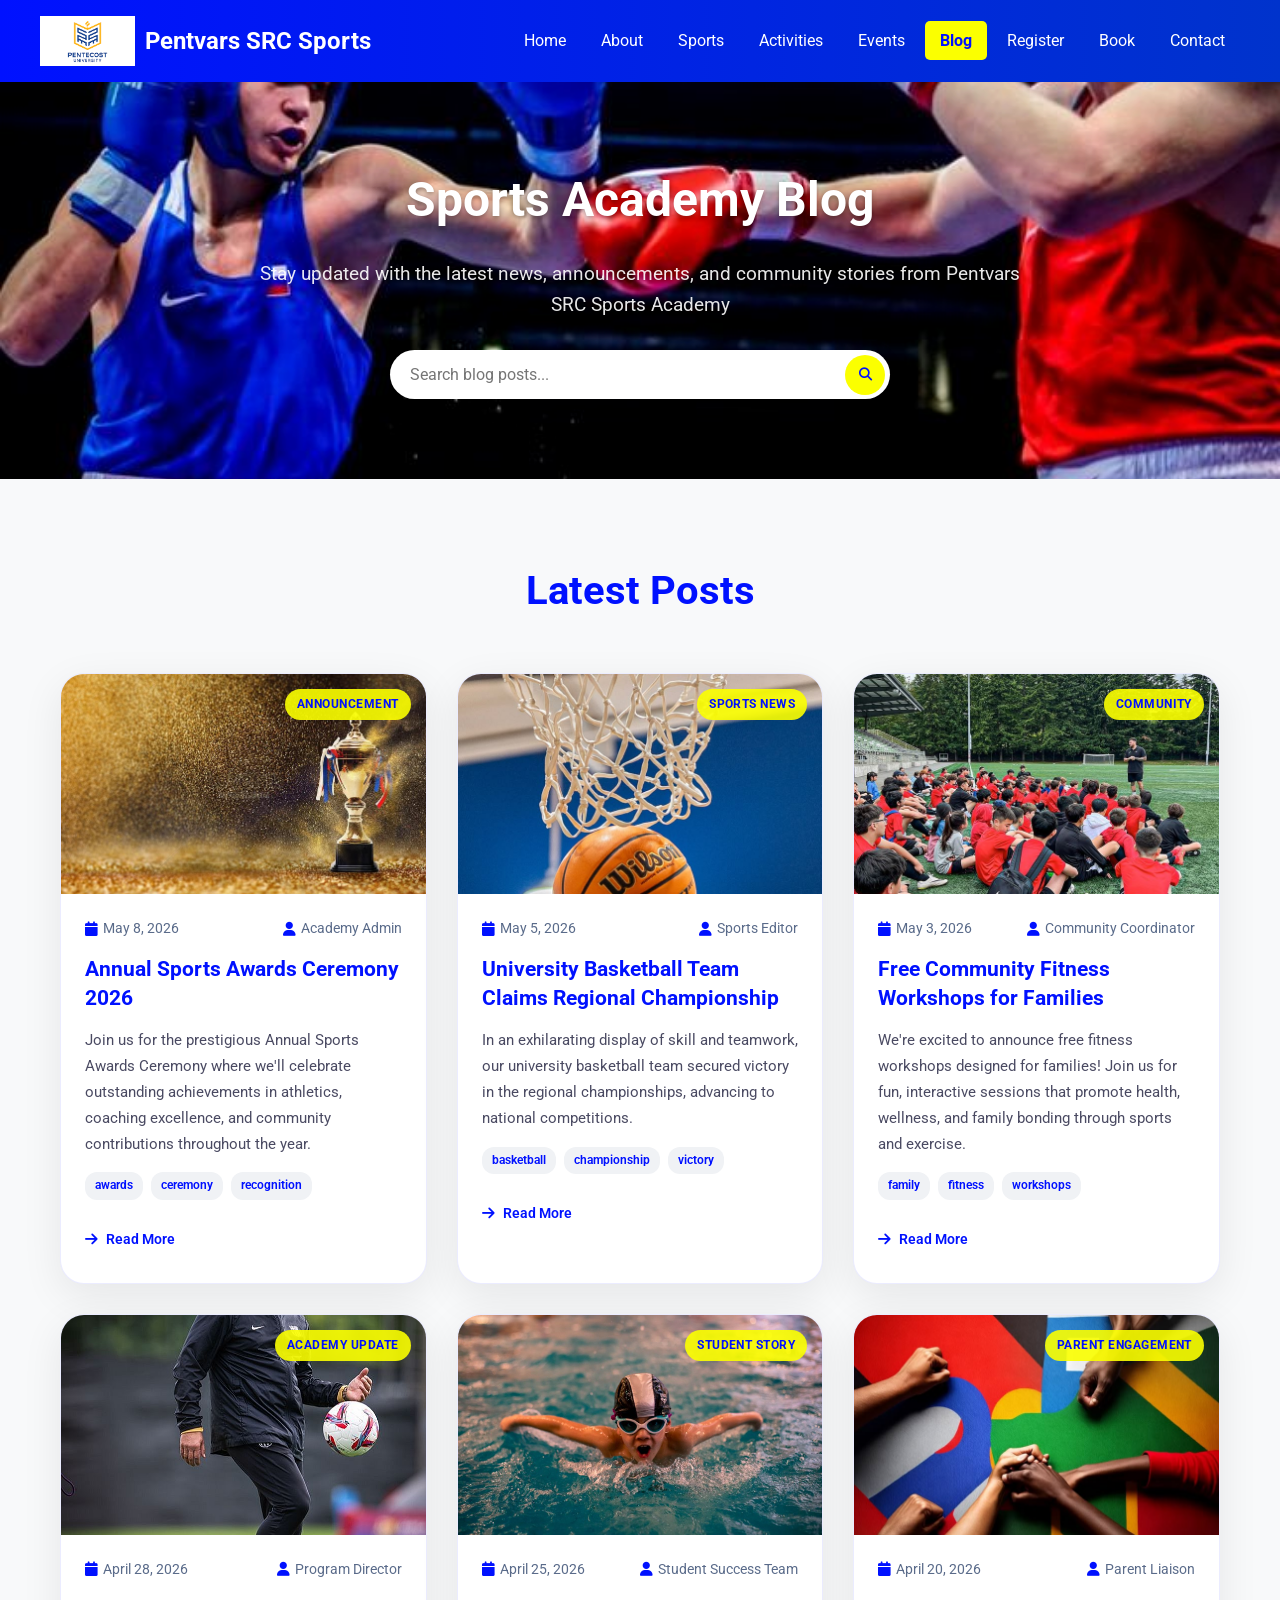
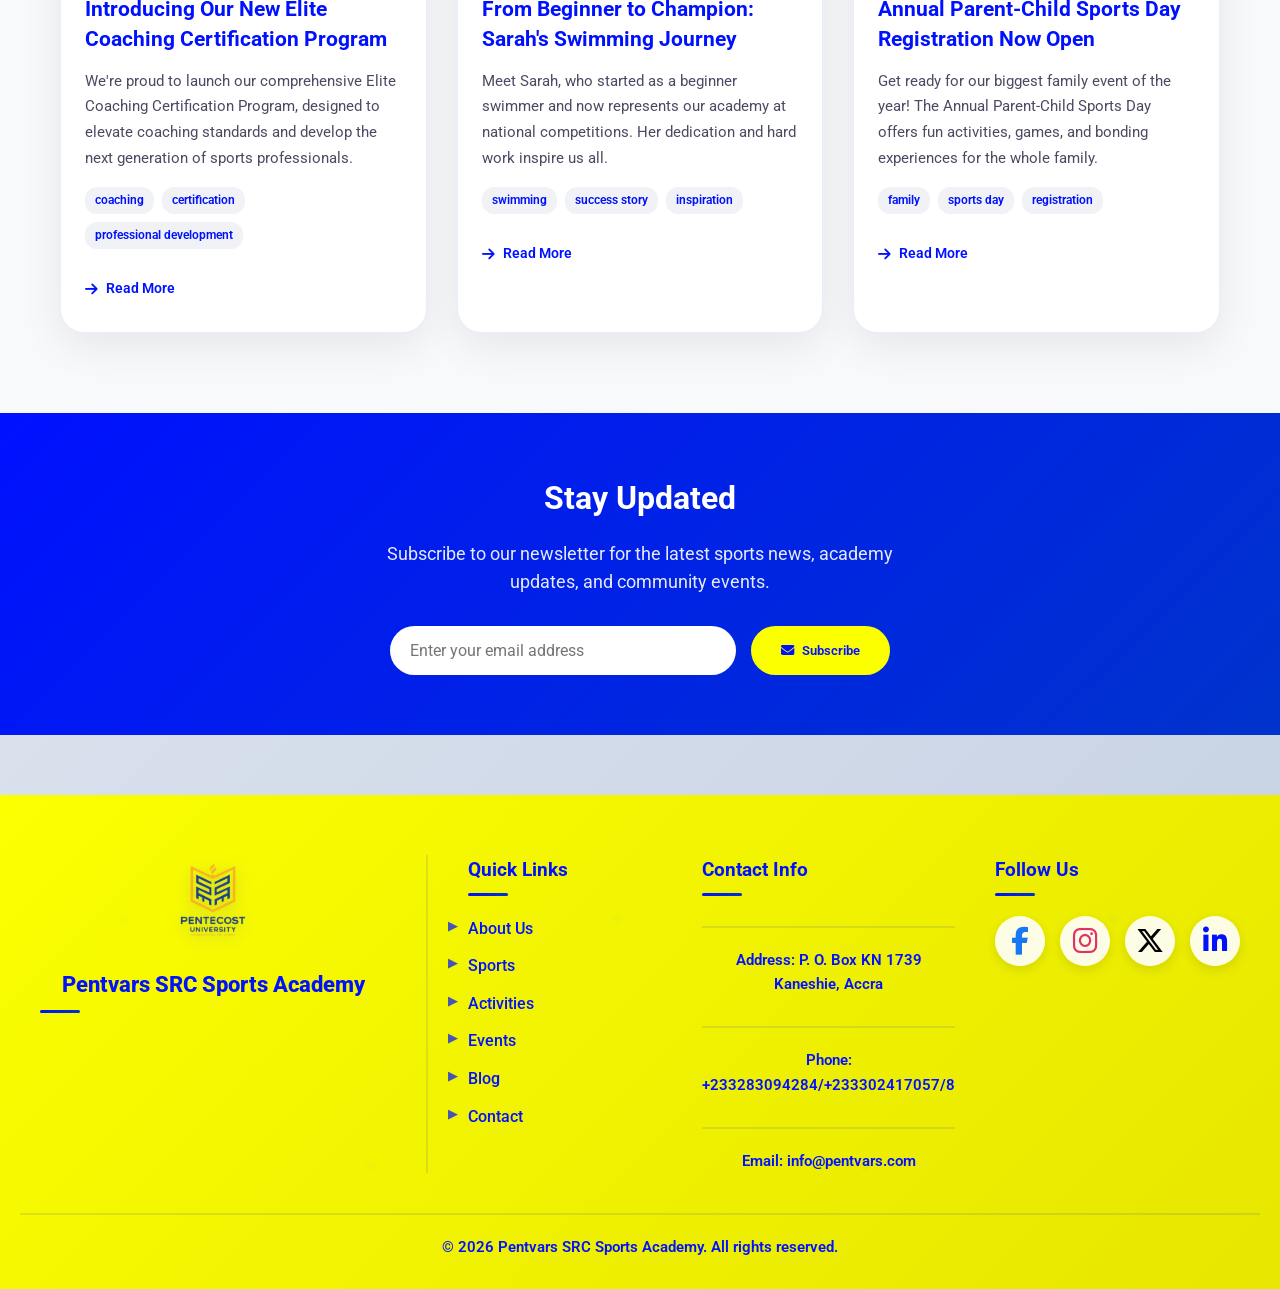
<file: blog.html>
<!DOCTYPE html>
<html lang="en">
<head>
    <meta charset="UTF-8">
    <meta name="viewport" content="width=device-width, initial-scale=1.0">
    <title>Blog - Pentvars SRC Sports Academy</title>
    <link href="https://fonts.googleapis.com/css2?family=Roboto:wght@400;700&display=swap" rel="stylesheet">
    <link rel="stylesheet" href="https://cdnjs.cloudflare.com/ajax/libs/font-awesome/6.4.0/css/all.min.css" integrity="sha512-pT7LBvFy+0xfBWR2p15dGiDxC4ATRjBbKP+wq4OTAL/vc8pJuZD1fsXxCvqy9C0El67OgTNP4Y1bGllEA1l9Pg==" crossorigin="anonymous" referrerpolicy="no-referrer" />
    <link rel="stylesheet" href="styles.css">
    <link rel="stylesheet" href="https://cdnjs.cloudflare.com/ajax/libs/font-awesome/6.5.1/css/all.min.css">
    <script src="script.js" defer></script>
</head>
<body>
    <header>
        <div class="navbar">
            <div class="logo">
                <img src="images/PU logo.png" alt="Pentvars SRC Sports Logo">
                <h2>Pentvars SRC Sports</h2>
            </div>
            <span class="menu-toggle" onclick="toggleMenu()">☰</span>
            <ul class="nav-links">
                <li><a href="index.html">Home</a></li>
                <li><a href="about.html">About</a></li>
                <li><a href="sports.html">Sports</a></li>
                <li><a href="activities.html">Activities</a></li>
                <li><a href="events.html">Events</a></li>
                <li><a href="blog.html" class="active">Blog</a></li>
                <li><a href="register.html">Register</a></li>
                <li><a href="booking.html">Book</a></li>
                <li><a href="contact.html">Contact</a></li>
            </ul>
        </div>
    </header>

    <main>
        <!-- Blog Hero Section -->
        <section class="blog-hero">
            <div class="hero-content">
                <h1>Sports Academy Blog</h1>
                <p>Stay updated with the latest news, announcements, and community stories from Pentvars SRC Sports Academy</p>
                <div class="search-container">
                    <input type="text" id="blogSearch" placeholder="Search blog posts..." aria-label="Search blog posts">
                    <button onclick="searchBlogPosts()" class="search-btn">
                        <i class="fas fa-search"></i>
                    </button>
                </div>
            </div>
        </section>

        <!-- Blog Posts Section -->
        <section class="blog-posts" aria-labelledby="blog-posts-heading">
            <div class="container">
                <h2 id="blog-posts-heading">Latest Posts</h2>

                <!-- Blog Post Cards -->
                <div class="blog-grid">
                    <!-- Announcement Post -->
                    <article class="blog-card" data-category="announcement">
                        <div class="blog-image-wrapper">
                            <img src="images/award.jpg" alt="Academy Awards Ceremony" class="blog-image">
                            <span class="blog-category">Announcement</span>
                        </div>
                        <div class="blog-content">
                            <div class="blog-meta">
                                <span class="blog-date">
                                    <i class="fas fa-calendar"></i> May 8, 2026
                                </span>
                                <span class="blog-author">
                                    <i class="fas fa-user"></i> Academy Admin
                                </span>
                            </div>
                            <h3>Annual Sports Awards Ceremony 2026</h3>
                            <p class="blog-excerpt">Join us for the prestigious Annual Sports Awards Ceremony where we'll celebrate outstanding achievements in athletics, coaching excellence, and community contributions throughout the year.</p>
                            <div class="blog-tags">
                                <span class="tag">Awards</span>
                                <span class="tag">Ceremony</span>
                                <span class="tag">Recognition</span>
                            </div>
                            <a href="#" class="read-more-btn">
                                <i class="fas fa-arrow-right"></i> Read More
                            </a>
                        </div>
                    </article>

                    <!-- Sports News Post -->
                    <article class="blog-card" data-category="sports-news">
                        <div class="blog-image-wrapper">
                            <img src="images/basketball.jpg" alt="Basketball Championship Victory" class="blog-image">
                            <span class="blog-category">Sports News</span>
                        </div>
                        <div class="blog-content">
                            <div class="blog-meta">
                                <span class="blog-date">
                                    <i class="fas fa-calendar"></i> May 5, 2026
                                </span>
                                <span class="blog-author">
                                    <i class="fas fa-user"></i> Sports Editor
                                </span>
                            </div>
                            <h3>University Basketball Team Claims Regional Championship</h3>
                            <p class="blog-excerpt">In an exhilarating display of skill and teamwork, our university basketball team secured victory in the regional championships, advancing to national competitions.</p>
                            <div class="blog-tags">
                                <span class="tag">Basketball</span>
                                <span class="tag">Championship</span>
                                <span class="tag">Victory</span>
                            </div>
                            <a href="#" class="read-more-btn">
                                <i class="fas fa-arrow-right"></i> Read More
                            </a>
                        </div>
                    </article>

                    <!-- Community Engagement Post -->
                    <article class="blog-card" data-category="community">
                        <div class="blog-image-wrapper">
                            <img src="images/community traning.jpg" alt="Community Training Session" class="blog-image">
                            <span class="blog-category">Community</span>
                        </div>
                        <div class="blog-content">
                            <div class="blog-meta">
                                <span class="blog-date">
                                    <i class="fas fa-calendar"></i> May 3, 2026
                                </span>
                                <span class="blog-author">
                                    <i class="fas fa-user"></i> Community Coordinator
                                </span>
                            </div>
                            <h3>Free Community Fitness Workshops for Families</h3>
                            <p class="blog-excerpt">We're excited to announce free fitness workshops designed for families! Join us for fun, interactive sessions that promote health, wellness, and family bonding through sports and exercise.</p>
                            <div class="blog-tags">
                                <span class="tag">Family</span>
                                <span class="tag">Fitness</span>
                                <span class="tag">Workshops</span>
                            </div>
                            <a href="#" class="read-more-btn">
                                <i class="fas fa-arrow-right"></i> Read More
                            </a>
                        </div>
                    </article>

                    <!-- Academy Update Post -->
                    <article class="blog-card" data-category="academy-update">
                        <div class="blog-image-wrapper">
                            <img src="images/elite coach.jpg" alt="New Elite Coaching Program" class="blog-image">
                            <span class="blog-category">Academy Update</span>
                        </div>
                        <div class="blog-content">
                            <div class="blog-meta">
                                <span class="blog-date">
                                    <i class="fas fa-calendar"></i> April 28, 2026
                                </span>
                                <span class="blog-author">
                                    <i class="fas fa-user"></i> Program Director
                                </span>
                            </div>
                            <h3>Introducing Our New Elite Coaching Certification Program</h3>
                            <p class="blog-excerpt">We're proud to launch our comprehensive Elite Coaching Certification Program, designed to elevate coaching standards and develop the next generation of sports professionals.</p>
                            <div class="blog-tags">
                                <span class="tag">Coaching</span>
                                <span class="tag">Certification</span>
                                <span class="tag">Professional Development</span>
                            </div>
                            <a href="#" class="read-more-btn">
                                <i class="fas fa-arrow-right"></i> Read More
                            </a>
                        </div>
                    </article>

                    <!-- Student Success Story -->
                    <article class="blog-card" data-category="student-story">
                        <div class="blog-image-wrapper">
                            <img src="images/swimming.jpg" alt="Student Swimming Achievement" class="blog-image">
                            <span class="blog-category">Student Story</span>
                        </div>
                        <div class="blog-content">
                            <div class="blog-meta">
                                <span class="blog-date">
                                    <i class="fas fa-calendar"></i> April 25, 2026
                                </span>
                                <span class="blog-author">
                                    <i class="fas fa-user"></i> Student Success Team
                                </span>
                            </div>
                            <h3>From Beginner to Champion: Sarah's Swimming Journey</h3>
                            <p class="blog-excerpt">Meet Sarah, who started as a beginner swimmer and now represents our academy at national competitions. Her dedication and hard work inspire us all.</p>
                            <div class="blog-tags">
                                <span class="tag">Swimming</span>
                                <span class="tag">Success Story</span>
                                <span class="tag">Inspiration</span>
                            </div>
                            <a href="#" class="read-more-btn">
                                <i class="fas fa-arrow-right"></i> Read More
                            </a>
                        </div>
                    </article>

                    <!-- Parent Engagement Post -->
                    <article class="blog-card" data-category="parent-engagement">
                        <div class="blog-image-wrapper">
                            <img src="images/Team culture.jpg" alt="Parent-Child Sports Day" class="blog-image">
                            <span class="blog-category">Parent Engagement</span>
                        </div>
                        <div class="blog-content">
                            <div class="blog-meta">
                                <span class="blog-date">
                                    <i class="fas fa-calendar"></i> April 20, 2026
                                </span>
                                <span class="blog-author">
                                    <i class="fas fa-user"></i> Parent Liaison
                                </span>
                            </div>
                            <h3>Annual Parent-Child Sports Day Registration Now Open</h3>
                            <p class="blog-excerpt">Get ready for our biggest family event of the year! The Annual Parent-Child Sports Day offers fun activities, games, and bonding experiences for the whole family.</p>
                            <div class="blog-tags">
                                <span class="tag">Family</span>
                                <span class="tag">Sports Day</span>
                                <span class="tag">Registration</span>
                            </div>
                            <a href="#" class="read-more-btn">
                                <i class="fas fa-arrow-right"></i> Read More
                            </a>
                        </div>
                    </article>
                </div>
            </div>
        </section>

        <!-- Newsletter Signup -->
        <section class="newsletter-section">
            <div class="container">
                <div class="newsletter-content">
                    <h2>Stay Updated</h2>
                    <p>Subscribe to our newsletter for the latest sports news, academy updates, and community events.</p>
                    <form class="newsletter-form">
                        <input type="email" placeholder="Enter your email address" required aria-label="Email address">
                        <button type="submit" class="btn-primary">
                            <i class="fas fa-envelope"></i> Subscribe
                        </button>
                    </form>
                </div>
            </div>
        </section>
    </main>

    <div id="footer-container"></div>

    <script>
        // Blog search functionality
        function searchBlogPosts() {
            const searchTerm = document.getElementById('blogSearch').value.toLowerCase();
            const blogCards = document.querySelectorAll('.blog-card');

            blogCards.forEach(card => {
                const title = card.querySelector('h3').textContent.toLowerCase();
                const excerpt = card.querySelector('.blog-excerpt').textContent.toLowerCase();
                const tags = Array.from(card.querySelectorAll('.tag')).map(tag => tag.textContent.toLowerCase());

                const matchesSearch = title.includes(searchTerm) ||
                                    excerpt.includes(searchTerm) ||
                                    tags.some(tag => tag.includes(searchTerm));

                card.style.display = matchesSearch ? 'block' : 'none';
            });

            // Show message if no results
            const visibleCards = document.querySelectorAll('.blog-card[style*="display: block"]');
            if (visibleCards.length === 0 && searchTerm !== '') {
                alert('No blog posts found matching your search. Try different keywords.');
            }
        }

        // Add enter key support for search
        document.getElementById('blogSearch').addEventListener('keypress', function(e) {
            if (e.key === 'Enter') {
                searchBlogPosts();
            }
        });
    </script>

    <div id="footer-container"></div>
</body>
</html>
</file>
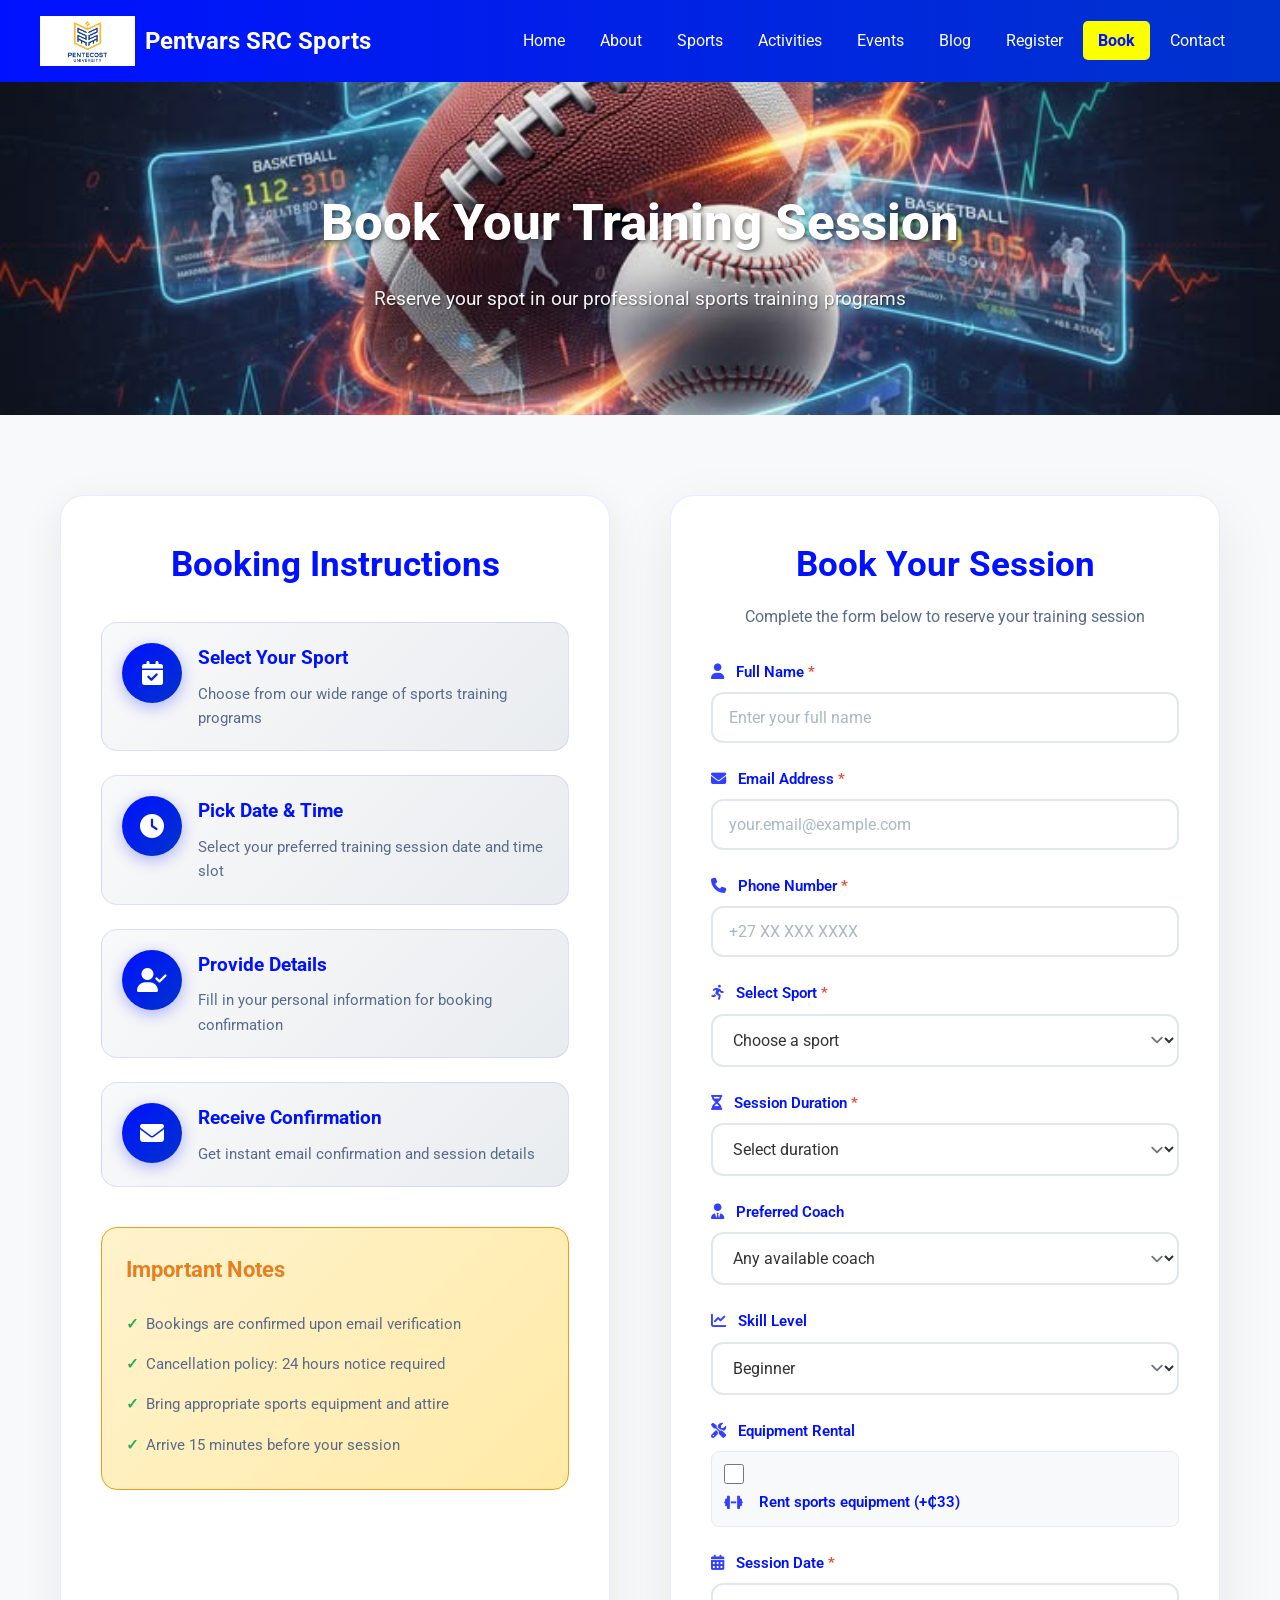
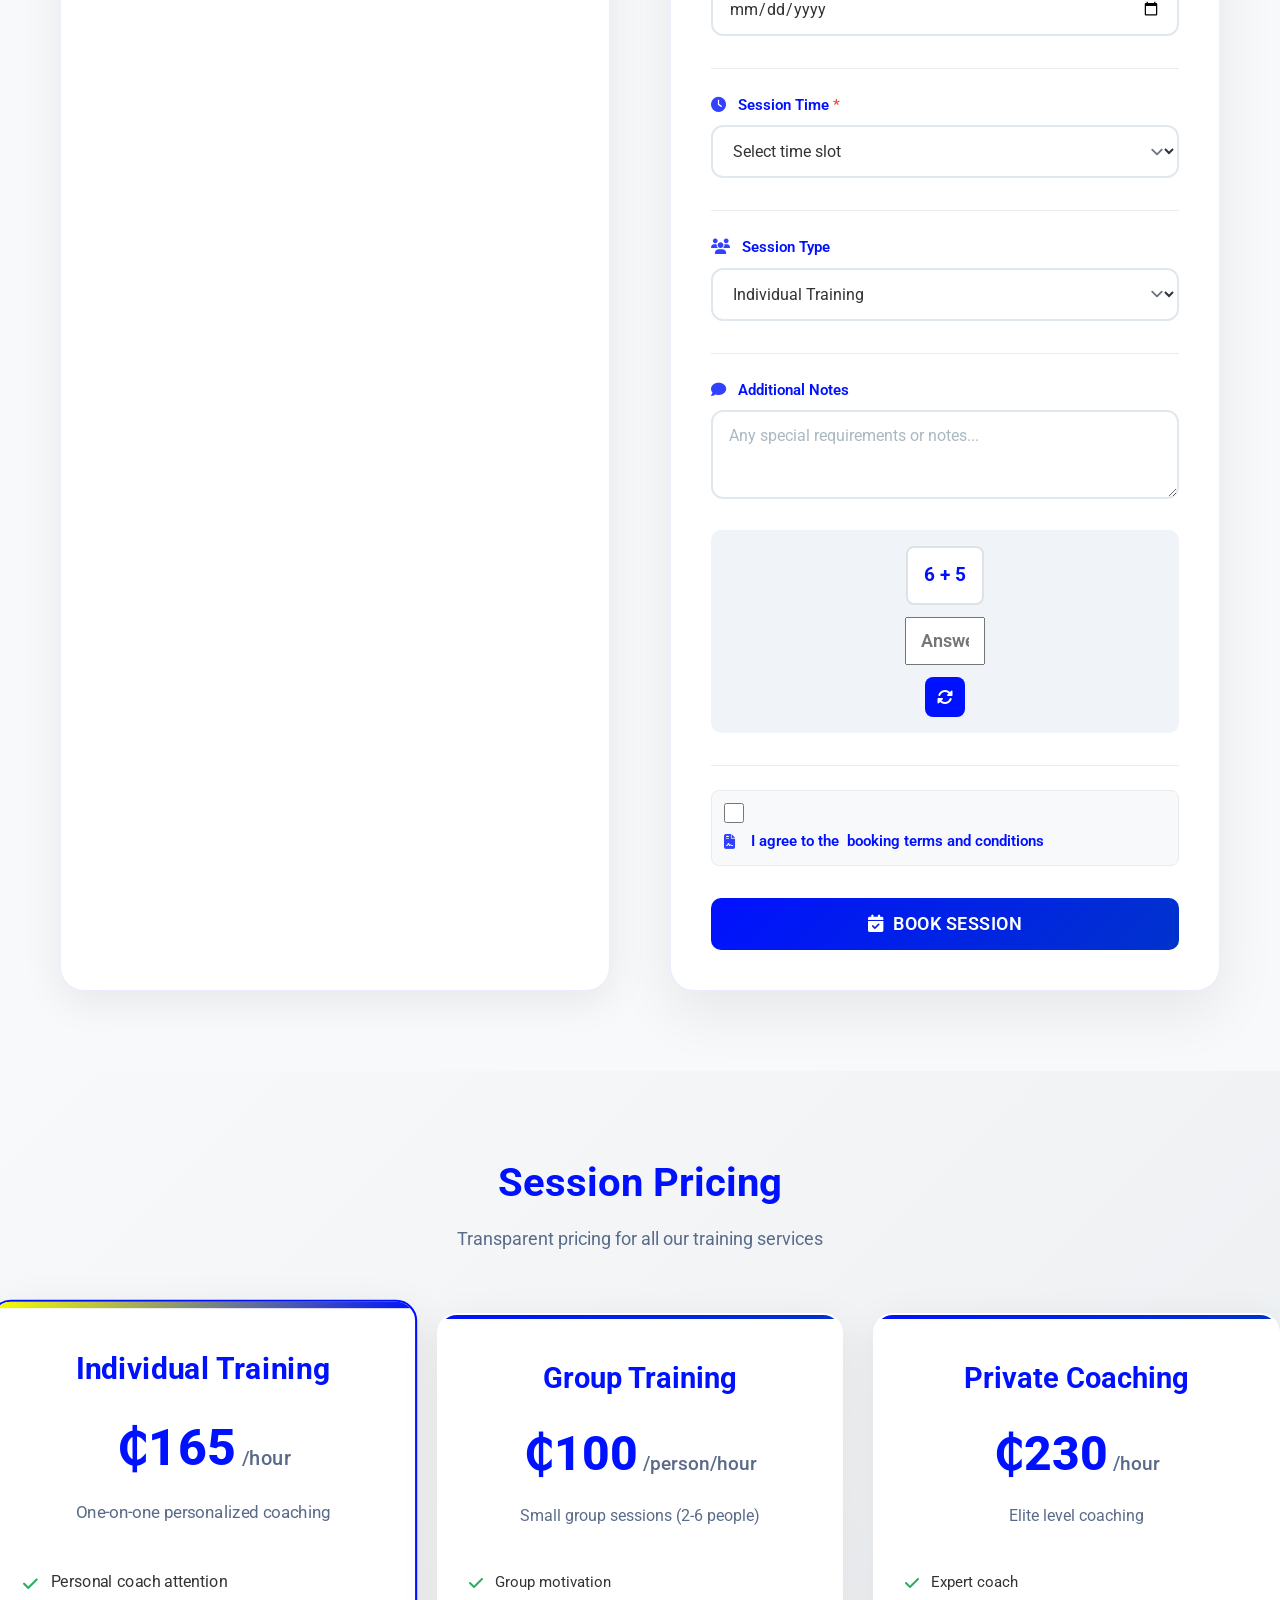
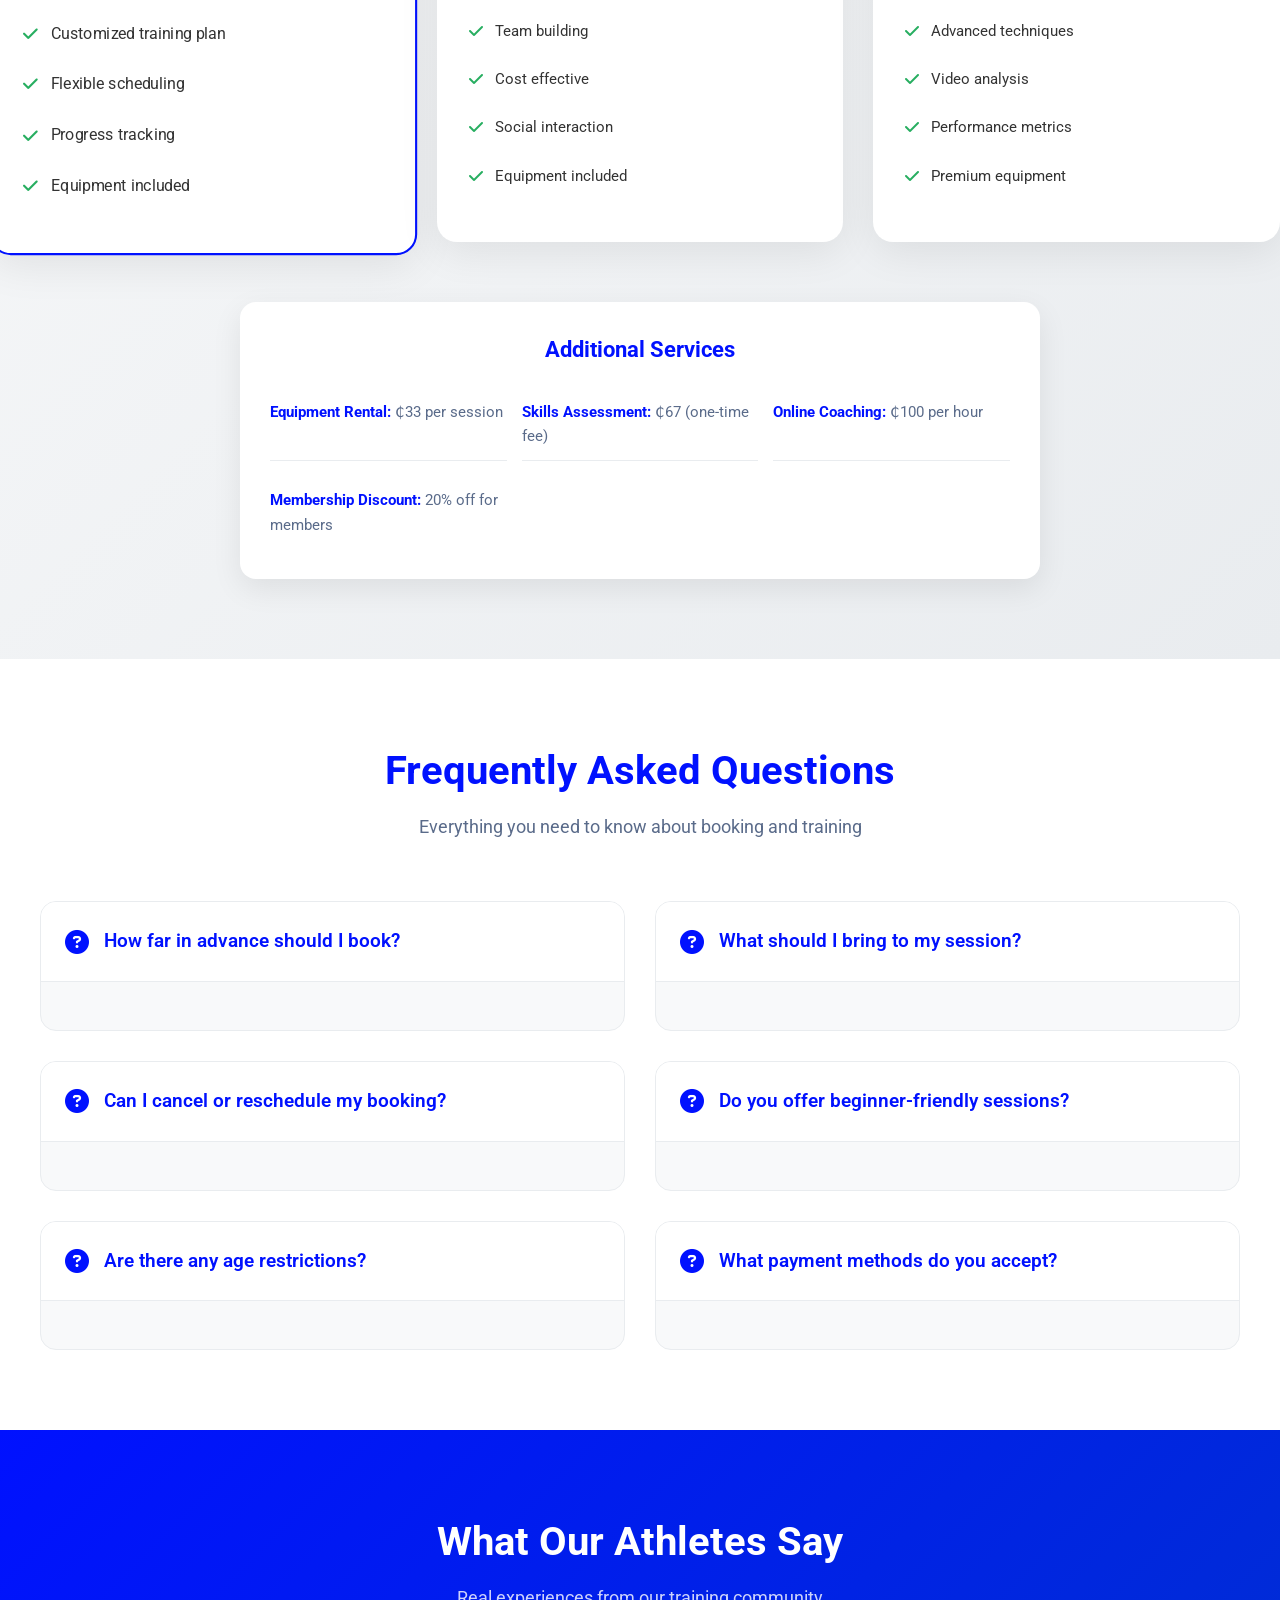
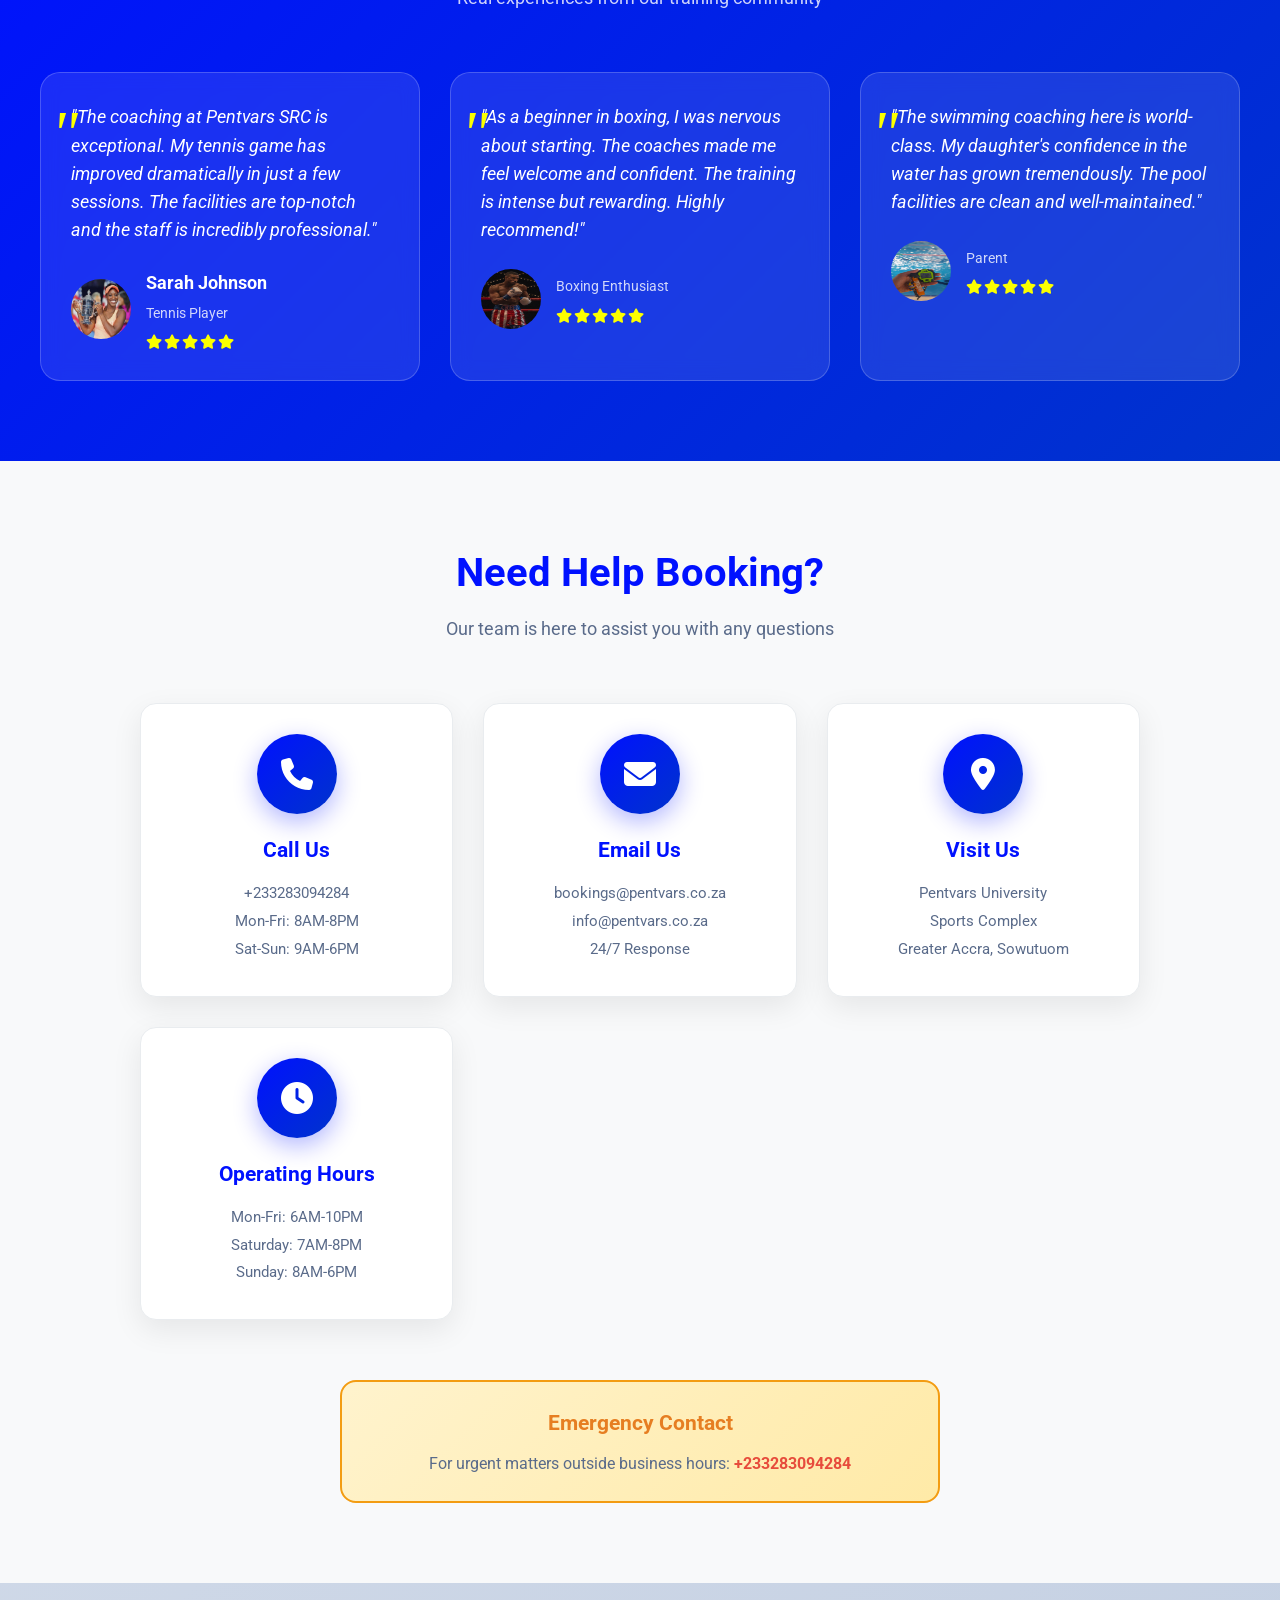
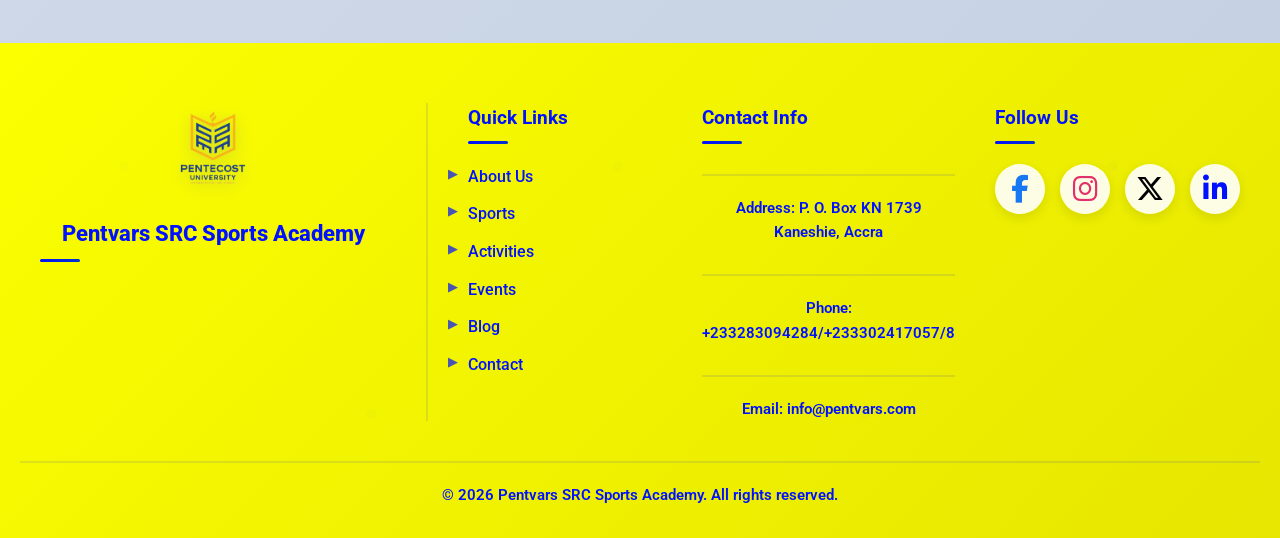
<file: booking.html>
<!DOCTYPE html>
<html lang="en">
<head>
    <meta charset="UTF-8">
    <meta name="viewport" content="width=device-width, initial-scale=1.0">
    <title>Book - Pentvars SRC Sports Academy</title>
    <link href="https://fonts.googleapis.com/css2?family=Roboto:wght@400;700&display=swap" rel="stylesheet">
    <link rel="stylesheet" href="https://cdnjs.cloudflare.com/ajax/libs/font-awesome/6.4.0/css/all.min.css" integrity="sha512-pT7LBvFy+0xfBWR2p15dGiDxC4ATRjBbKP+wq4OTAL/vc8pJuZD1fsXxCvqy9C0El67OgTNP4Y1bGllEA1l9Pg==" crossorigin="anonymous" referrerpolicy="no-referrer" />
    <link rel="stylesheet" href="styles.css">
    <link rel="stylesheet" href="https://cdnjs.cloudflare.com/ajax/libs/font-awesome/6.5.1/css/all.min.css">
    <script src="script.js" defer></script>
</head>
<body>
    <header>
        <div class="navbar">
            <div class="logo">
                <img src="images/PU logo.png" alt="Pentvars SRC Sports Logo">
                <h2>Pentvars SRC Sports</h2>
            </div>
            <span class="menu-toggle" onclick="toggleMenu()">☰</span>
            <ul class="nav-links">
                <li><a href="index.html">Home</a></li>
                <li><a href="about.html">About</a></li>
                <li><a href="sports.html">Sports</a></li>
                <li><a href="activities.html">Activities</a></li>
                <li><a href="events.html">Events</a></li>
                <li><a href="blog.html">Blog</a></li>
                <li><a href="register.html">Register</a></li>
                <li><a href="booking.html" class="active">Book</a></li>
                <li><a href="contact.html">Contact</a></li>
            </ul>
        </div>
    </header>

    <!-- Booking Hero Section -->
    <section class="booking-hero">
        <div class="hero-content">
            <h1>Book Your Training Session</h1>
            <p>Reserve your spot in our professional sports training programs</p>
        </div>
    </section>

    <!-- Booking Section -->
    <section class="booking-section" aria-labelledby="booking-heading">
        <div class="container">
            <div class="booking-container">
                <!-- Instructions Column -->
                <div class="instructions-column">
                    <h2>Booking Instructions</h2>
                    <div class="instructions-list">
                        <div class="instruction-item">
                            <div class="instruction-icon">
                                <i class="fas fa-calendar-check"></i>
                            </div>
                            <div class="instruction-content">
                                <h4>Select Your Sport</h4>
                                <p>Choose from our wide range of sports training programs</p>
                            </div>
                        </div>

                        <div class="instruction-item">
                            <div class="instruction-icon">
                                <i class="fas fa-clock"></i>
                            </div>
                            <div class="instruction-content">
                                <h4>Pick Date & Time</h4>
                                <p>Select your preferred training session date and time slot</p>
                            </div>
                        </div>

                        <div class="instruction-item">
                            <div class="instruction-icon">
                                <i class="fas fa-user-check"></i>
                            </div>
                            <div class="instruction-content">
                                <h4>Provide Details</h4>
                                <p>Fill in your personal information for booking confirmation</p>
                            </div>
                        </div>

                        <div class="instruction-item">
                            <div class="instruction-icon">
                                <i class="fas fa-envelope"></i>
                            </div>
                            <div class="instruction-content">
                                <h4>Receive Confirmation</h4>
                                <p>Get instant email confirmation and session details</p>
                            </div>
                        </div>
                    </div>

                    <div class="booking-info">
                        <h3>Important Notes</h3>
                        <ul>
                            <li>Bookings are confirmed upon email verification</li>
                            <li>Cancellation policy: 24 hours notice required</li>
                            <li>Bring appropriate sports equipment and attire</li>
                            <li>Arrive 15 minutes before your session</li>
                        </ul>
                    </div>
                </div>

                <!-- Form Column -->
                <div class="form-column">
                    <h2 id="booking-heading">Book Your Session</h2>
                    <p class="form-subtitle">Complete the form below to reserve your training session</p>

                    <!-- Booking Form -->
                    <form id="bookingForm" class="booking-form" novalidate>
                        <!-- Error Message -->
                        <div id="errorMessage" class="error-message" style="display: none;">
                            <i class="fas fa-exclamation-circle"></i>
                            <p id="errorText"></p>
                        </div>

                        <!-- Success Message -->
                        <div id="successMessage" class="success-message" style="display: none;">
                            <i class="fas fa-check-circle"></i>
                            <h3>Booking Confirmed!</h3>
                            <p>Your session has been booked successfully. Check your email for confirmation details.</p>
                        </div>

                        <!-- Form Content -->
                        <div id="formContent">
                            <!-- Full Name -->
                            <div class="form-group">
                                <label for="fullName">
                                    <i class="fas fa-user"></i> Full Name <span class="required">*</span>
                                </label>
                                <input
                                    type="text"
                                    id="fullName"
                                    name="fullName"
                                    placeholder="Enter your full name"
                                    required
                                    aria-required="true"
                                    aria-describedby="fullNameError">
                                <span id="fullNameError" class="error-text"></span>
                            </div>

                            <!-- Email -->
                            <div class="form-group">
                                <label for="email">
                                    <i class="fas fa-envelope"></i> Email Address <span class="required">*</span>
                                </label>
                                <input
                                    type="email"
                                    id="email"
                                    name="email"
                                    placeholder="your.email@example.com"
                                    required
                                    aria-required="true"
                                    aria-describedby="emailError">
                                <span id="emailError" class="error-text"></span>
                            </div>

                            <!-- Phone Number -->
                            <div class="form-group">
                                <label for="phone">
                                    <i class="fas fa-phone"></i> Phone Number <span class="required">*</span>
                                </label>
                                <input
                                    type="tel"
                                    id="phone"
                                    name="phone"
                                    placeholder="+27 XX XXX XXXX"
                                    required
                                    aria-required="true"
                                    aria-describedby="phoneError">
                                <span id="phoneError" class="error-text"></span>
                            </div>

                            <!-- Sport Selection -->
                            <div class="form-group">
                                <label for="sport">
                                    <i class="fas fa-running"></i> Select Sport <span class="required">*</span>
                                </label>
                                <select
                                    id="sport"
                                    name="sport"
                                    required
                                    aria-required="true"
                                    aria-describedby="sportError">
                                    <option value="">Choose a sport</option>
                                    <optgroup label="Ball Sports">
                                        <option value="soccer">Soccer/Football</option>
                                        <option value="basketball">Basketball</option>
                                        <option value="volleyball">Volleyball</option>
                                        <option value="rugby">Rugby</option>
                                        <option value="handball">Handball</option>
                                    </optgroup>
                                    <optgroup label="Racket Sports">
                                        <option value="tennis">Tennis</option>
                                        <option value="table-tennis">Table Tennis</option>
                                        <option value="badminton">Badminton</option>
                                        <option value="squash">Squash</option>
                                    </optgroup>
                                    <optgroup label="Combat Sports">
                                        <option value="boxing">Boxing</option>
                                        <option value="karate">Karate</option>
                                        <option value="judo">Judo</option>
                                        <option value="taekwondo">Taekwondo</option>
                                        <option value="wrestling">Wrestling</option>
                                    </optgroup>
                                    <optgroup label="Athletics & Fitness">
                                        <option value="athletics">Athletics</option>
                                        <option value="swimming">Swimming</option>
                                        <option value="gymnastics">Gymnastics</option>
                                        <option value="fitness">General Fitness</option>
                                        <option value="yoga">Yoga & Pilates</option>
                                    </optgroup>
                                    <optgroup label="Other Sports">
                                        <option value="cricket">Cricket</option>
                                        <option value="hockey">Hockey</option>
                                        <option value="netball">Netball</option>
                                        <option value="chess">Chess</option>
                                        <option value="esports">E-Sports</option>
                                    </optgroup>
                                </select>
                                <span id="sportError" class="error-text"></span>
                            </div>

                            <!-- Session Duration -->
                            <div class="form-group">
                                <label for="sessionDuration">
                                    <i class="fas fa-hourglass-half"></i> Session Duration <span class="required">*</span>
                                </label>
                                <select
                                    id="sessionDuration"
                                    name="sessionDuration"
                                    required
                                    aria-required="true"
                                    aria-describedby="sessionDurationError">
                                    <option value="">Select duration</option>
                                    <option value="30">30 minutes - ₵100</option>
                                    <option value="45">45 minutes - ₵133</option>
                                    <option value="60">1 hour - ₵165</option>
                                    <option value="90">1.5 hours - ₵230</option>
                                    <option value="120">2 hours - ₵300</option>
                                </select>
                                <span id="sessionDurationError" class="error-text"></span>
                            </div>

                            <!-- Coach Selection -->
                            <div class="form-group">
                                <label for="coach">
                                    <i class="fas fa-user-tie"></i> Preferred Coach
                                </label>
                                <select
                                    id="coach"
                                    name="coach"
                                    aria-describedby="coachError">
                                    <option value="">Any available coach</option>
                                    <option value="john-doe">John Doe (Soccer Expert)</option>
                                    <option value="jane-smith">Jane Smith (Basketball Specialist)</option>
                                    <option value="mike-johnson">Mike Johnson (Combat Sports)</option>
                                    <option value="sarah-williams">Sarah Williams (Tennis Pro)</option>
                                    <option value="david-brown">David Brown (Swimming Coach)</option>
                                    <option value="lisa-davis">Lisa Davis (Fitness Trainer)</option>
                                </select>
                                <span id="coachError" class="error-text"></span>
                            </div>

                            <!-- Skill Level -->
                            <div class="form-group">
                                <label for="skillLevel">
                                    <i class="fas fa-chart-line"></i> Skill Level
                                </label>
                                <select
                                    id="skillLevel"
                                    name="skillLevel"
                                    aria-describedby="skillLevelError">
                                    <option value="beginner">Beginner</option>
                                    <option value="intermediate">Intermediate</option>
                                    <option value="advanced">Advanced</option>
                                    <option value="professional">Professional</option>
                                </select>
                                <span id="skillLevelError" class="error-text"></span>
                            </div>

                            <!-- Equipment Rental -->
                            <div class="form-group">
                                <label for="equipmentRental">
                                    <i class="fas fa-tools"></i> Equipment Rental
                                </label>
                                <div class="checkbox-group">
                                    <label for="equipmentRental" class="checkbox-label">
                                        <input
                                            type="checkbox"
                                            id="equipmentRental"
                                            name="equipmentRental">
                                        <span class="checkbox-text">
                                            <i class="fas fa-dumbbell"></i> Rent sports equipment (+₵33)
                                        </span>
                                    </label>
                                </div>
                                <span id="equipmentRentalError" class="error-text"></span>
                            </div>

                            <!-- Session Date -->
                            <div class="form-group">
                                <label for="sessionDate">
                                    <i class="fas fa-calendar-alt"></i> Session Date <span class="required">*</span>
                                </label>
                                <input
                                    type="date"
                                    id="sessionDate"
                                    name="sessionDate"
                                    required
                                    aria-required="true"
                                    aria-describedby="sessionDateError"
                                    min="">
                                <span id="sessionDateError" class="error-text"></span>
                            </div>

                            <!-- Session Time -->
                            <div class="form-group">
                                <label for="sessionTime">
                                    <i class="fas fa-clock"></i> Session Time <span class="required">*</span>
                                </label>
                                <select
                                    id="sessionTime"
                                    name="sessionTime"
                                    required
                                    aria-required="true"
                                    aria-describedby="sessionTimeError">
                                    <option value="">Select time slot</option>
                                    <option value="06:00">6:00 AM</option>
                                    <option value="07:00">7:00 AM</option>
                                    <option value="08:00">8:00 AM</option>
                                    <option value="09:00">9:00 AM</option>
                                    <option value="10:00">10:00 AM</option>
                                    <option value="11:00">11:00 AM</option>
                                    <option value="12:00">12:00 PM</option>
                                    <option value="13:00">1:00 PM</option>
                                    <option value="14:00">2:00 PM</option>
                                    <option value="15:00">3:00 PM</option>
                                    <option value="16:00">4:00 PM</option>
                                    <option value="17:00">5:00 PM</option>
                                    <option value="18:00">6:00 PM</option>
                                    <option value="19:00">7:00 PM</option>
                                    <option value="20:00">8:00 PM</option>
                                </select>
                                <span id="sessionTimeError" class="error-text"></span>
                            </div>

                            <!-- Session Type -->
                            <div class="form-group">
                                <label for="sessionType">
                                    <i class="fas fa-users"></i> Session Type
                                </label>
                                <select
                                    id="sessionType"
                                    name="sessionType"
                                    aria-describedby="sessionTypeError">
                                    <option value="individual">Individual Training</option>
                                    <option value="group">Group Training</option>
                                    <option value="private">Private Coaching</option>
                                    <option value="assessment">Skills Assessment</option>
                                </select>
                                <span id="sessionTypeError" class="error-text"></span>
                            </div>

                            <!-- Additional Notes -->
                            <div class="form-group">
                                <label for="notes">
                                    <i class="fas fa-comment"></i> Additional Notes
                                </label>
                                <textarea
                                    id="notes"
                                    name="notes"
                                    placeholder="Any special requirements or notes..."
                                    rows="3"
                                    aria-describedby="notesError"></textarea>
                                <span id="notesError" class="error-text"></span>
                            </div>

                            <!-- CAPTCHA -->
                            <div class="captcha-container">
                                <div class="captcha-challenge">
                                    <span id="captchaQuestion"></span>
                                </div>
                                <input
                                    type="text"
                                    id="captchaAnswer"
                                    placeholder="Answer"
                                    maxlength="3"
                                    aria-label="CAPTCHA answer"
                                    aria-describedby="captchaError">
                                <button type="button" class="captcha-refresh" onclick="generateCaptcha()" aria-label="Refresh CAPTCHA">
                                    <i class="fas fa-sync-alt"></i>
                                </button>
                                <span id="captchaError" class="error-text"></span>
                            </div>

                            <!-- Terms Agreement -->
                            <div class="form-group checkbox-group">
                                <label for="termsAgree" class="checkbox-label">
                                    <input
                                        type="checkbox"
                                        id="termsAgree"
                                        name="termsAgree"
                                        required
                                        aria-required="true">
                                    <span class="checkbox-text">
                                        <i class="fas fa-file-contract"></i> I agree to the <a href="#" class="link">booking terms and conditions</a>
                                    </span>
                                </label>
                                <span id="termsError" class="error-text"></span>
                            </div>

                            <!-- Submit Button -->
                            <button type="submit" class="btn btn-submit" id="submitBtn">
                                <i class="fas fa-calendar-check"></i> Book Session
                            </button>
                        </div>
                    </form>
                </div>
            </div>
        </div>
    </section>

    <!-- Pricing Section -->
    <section class="pricing-section">
        <div class="container">
            <h2>Session Pricing</h2>
            <p class="pricing-subtitle">Transparent pricing for all our training services</p>

            <div class="pricing-grid">
                <div class="pricing-card featured">
                    <div class="pricing-header">
                        <h3>Individual Training</h3>
                        <div class="price">
                            <span class="amount">₵165</span>
                            <span class="period">/hour</span>
                        </div>
                        <p class="pricing-desc">One-on-one personalized coaching</p>
                    </div>
                    <ul class="pricing-features">
                        <li><i class="fas fa-check"></i> Personal coach attention</li>
                        <li><i class="fas fa-check"></i> Customized training plan</li>
                        <li><i class="fas fa-check"></i> Flexible scheduling</li>
                        <li><i class="fas fa-check"></i> Progress tracking</li>
                        <li><i class="fas fa-check"></i> Equipment included</li>
                    </ul>
                </div>

                <div class="pricing-card">
                    <div class="pricing-header">
                        <h3>Group Training</h3>
                        <div class="price">
                            <span class="amount">₵100</span>
                            <span class="period">/person/hour</span>
                        </div>
                        <p class="pricing-desc">Small group sessions (2-6 people)</p>
                    </div>
                    <ul class="pricing-features">
                        <li><i class="fas fa-check"></i> Group motivation</li>
                        <li><i class="fas fa-check"></i> Team building</li>
                        <li><i class="fas fa-check"></i> Cost effective</li>
                        <li><i class="fas fa-check"></i> Social interaction</li>
                        <li><i class="fas fa-check"></i> Equipment included</li>
                    </ul>
                </div>

                <div class="pricing-card">
                    <div class="pricing-header">
                        <h3>Private Coaching</h3>
                        <div class="price">
                            <span class="amount">₵230</span>
                            <span class="period">/hour</span>
                        </div>
                        <p class="pricing-desc">Elite level coaching</p>
                    </div>
                    <ul class="pricing-features">
                        <li><i class="fas fa-check"></i> Expert coach</li>
                        <li><i class="fas fa-check"></i> Advanced techniques</li>
                        <li><i class="fas fa-check"></i> Video analysis</li>
                        <li><i class="fas fa-check"></i> Performance metrics</li>
                        <li><i class="fas fa-check"></i> Premium equipment</li>
                    </ul>
                </div>
            </div>

            <div class="pricing-note">
                <h4>Additional Services</h4>
                <ul>
                    <li><strong>Equipment Rental:</strong> ₵33 per session</li>
                    <li><strong>Skills Assessment:</strong> ₵67 (one-time fee)</li>
                    <li><strong>Online Coaching:</strong> ₵100 per hour</li>
                    <li><strong>Membership Discount:</strong> 20% off for members</li>
                </ul>
            </div>
        </div>
    </section>

    <!-- FAQ Section -->
    <section class="faq-section">
        <div class="container">
            <h2>Frequently Asked Questions</h2>
            <p class="faq-subtitle">Everything you need to know about booking and training</p>

            <div class="faq-grid">
                <div class="faq-item">
                    <div class="faq-question">
                        <i class="fas fa-question-circle"></i>
                        <h4>How far in advance should I book?</h4>
                    </div>
                    <div class="faq-answer">
                        <p>We recommend booking at least 24 hours in advance. For popular time slots and coaches, we suggest booking 1-2 weeks ahead to secure your preferred session.</p>
                    </div>
                </div>

                <div class="faq-item">
                    <div class="faq-question">
                        <i class="fas fa-question-circle"></i>
                        <h4>What should I bring to my session?</h4>
                    </div>
                    <div class="faq-answer">
                        <p>Comfortable athletic clothing, water bottle, and towel. We provide all necessary sports equipment. If you have specific gear preferences, please mention it during booking.</p>
                    </div>
                </div>

                <div class="faq-item">
                    <div class="faq-question">
                        <i class="fas fa-question-circle"></i>
                        <h4>Can I cancel or reschedule my booking?</h4>
                    </div>
                    <div class="faq-answer">
                        <p>Yes, you can cancel or reschedule up to 24 hours before your session at no charge. Cancellations within 24 hours may incur a 50% fee. Contact us directly for changes.</p>
                    </div>
                </div>

                <div class="faq-item">
                    <div class="faq-question">
                        <i class="fas fa-question-circle"></i>
                        <h4>Do you offer beginner-friendly sessions?</h4>
                    </div>
                    <div class="faq-answer">
                        <p>Absolutely! We cater to all skill levels from complete beginners to professionals. Our coaches will assess your level and create an appropriate training plan.</p>
                    </div>
                </div>

                <div class="faq-item">
                    <div class="faq-question">
                        <i class="fas fa-question-circle"></i>
                        <h4>Are there any age restrictions?</h4>
                    </div>
                    <div class="faq-answer">
                        <p>We welcome participants from 6 years old and up. For children under 12, we recommend parental supervision. Some sports may have specific age requirements.</p>
                    </div>
                </div>

                <div class="faq-item">
                    <div class="faq-question">
                        <i class="fas fa-question-circle"></i>
                        <h4>What payment methods do you accept?</h4>
                    </div>
                    <div class="faq-answer">
                        <p>We accept cash, card payments, EFT transfers, and mobile payments. Payment is required at the time of booking confirmation.</p>
                    </div>
                </div>
            </div>
        </div>
    </section>

    <!-- Testimonials Section -->
    <section class="testimonials-section">
        <div class="container">
            <h2>What Our Athletes Say</h2>
            <p class="testimonials-subtitle">Real experiences from our training community</p>

            <div class="testimonials-grid">
                <div class="testimonial-card">
                    <div class="testimonial-content">
                        <p>"The coaching at Pentvars SRC is exceptional. My tennis game has improved dramatically in just a few sessions. The facilities are top-notch and the staff is incredibly professional."</p>
                    </div>
                    <div class="testimonial-author">
                        <img src="images/Sarah Johnson.jpg" alt="Sarah Johnson" class="author-avatar">
                        <div class="author-info">
                            <h5>Sarah Johnson</h5>
                            <p>Tennis Player</p>
                            <div class="rating">
                                <i class="fas fa-star"></i>
                                <i class="fas fa-star"></i>
                                <i class="fas fa-star"></i>
                                <i class="fas fa-star"></i>
                                <i class="fas fa-star"></i>
                            </div>
                        </div>
                    </div>
                </div>

                <div class="testimonial-card">
                    <div class="testimonial-content">
                        <p>"As a beginner in boxing, I was nervous about starting. The coaches made me feel welcome and confident. The training is intense but rewarding. Highly recommend!"</p>
                    </div>
                    <div class="testimonial-author">
                        <img src="images/box cocah.jpg" alt="Mike Chen" class="author-avatar">
                        <div class="author-info">
                            <p>Boxing Enthusiast</p>
                            <div class="rating">
                                <i class="fas fa-star"></i>
                                <i class="fas fa-star"></i>
                                <i class="fas fa-star"></i>
                                <i class="fas fa-star"></i>
                                <i class="fas fa-star"></i>
                            </div>
                        </div>
                    </div>
                </div>

                <div class="testimonial-card">
                    <div class="testimonial-content">
                        <p>"The swimming coaching here is world-class. My daughter's confidence in the water has grown tremendously. The pool facilities are clean and well-maintained."</p>
                    </div>
                    <div class="testimonial-author">
                        <img src="images/swim.jpg" alt="Angela Rodriguez" class="author-avatar">
                        <div class="author-info">
                            <p>Parent</p>
                            <div class="rating">
                                <i class="fas fa-star"></i>
                                <i class="fas fa-star"></i>
                                <i class="fas fa-star"></i>
                                <i class="fas fa-star"></i>
                                <i class="fas fa-star"></i>
                            </div>
                        </div>
                    </div>
                </div>
            </div>
        </div>
    </section>

    <!-- Contact Info Section -->
    <section class="contact-info-section">
        <div class="container">
            <h2>Need Help Booking?</h2>
            <p class="contact-subtitle">Our team is here to assist you with any questions</p>

            <div class="contact-info-grid">
                <div class="contact-card">
                    <div class="contact-icon">
                        <i class="fas fa-phone"></i>
                    </div>
                    <div class="contact-details">
                        <h4>Call Us</h4>
                        <p>+233283094284</p>
                        <p>Mon-Fri: 8AM-8PM</p>
                        <p>Sat-Sun: 9AM-6PM</p>
                    </div>
                </div>

                <div class="contact-card">
                    <div class="contact-icon">
                        <i class="fas fa-envelope"></i>
                    </div>
                    <div class="contact-details">
                        <h4>Email Us</h4>
                        <p>bookings@pentvars.co.za</p>
                        <p>info@pentvars.co.za</p>
                        <p>24/7 Response</p>
                    </div>
                </div>

                <div class="contact-card">
                    <div class="contact-icon">
                        <i class="fas fa-map-marker-alt"></i>
                    </div>
                    <div class="contact-details">
                        <h4>Visit Us</h4>
                        <p>Pentvars University</p>
                        <p>Sports Complex</p>
                        <p>Greater Accra, Sowutuom</p>
                    </div>
                </div>

                <div class="contact-card">
                    <div class="contact-icon">
                        <i class="fas fa-clock"></i>
                    </div>
                    <div class="contact-details">
                        <h4>Operating Hours</h4>
                        <p>Mon-Fri: 6AM-10PM</p>
                        <p>Saturday: 7AM-8PM</p>
                        <p>Sunday: 8AM-6PM</p>
                    </div>
                </div>
            </div>

            <div class="emergency-contact">
                <h4>Emergency Contact</h4>
                <p>For urgent matters outside business hours: <strong>+233283094284</strong></p>
            </div>
        </div>
    </section>

    <div id="footer-container"></div>

    <div id="footer-container"></div>
</body>
</html>
</file>
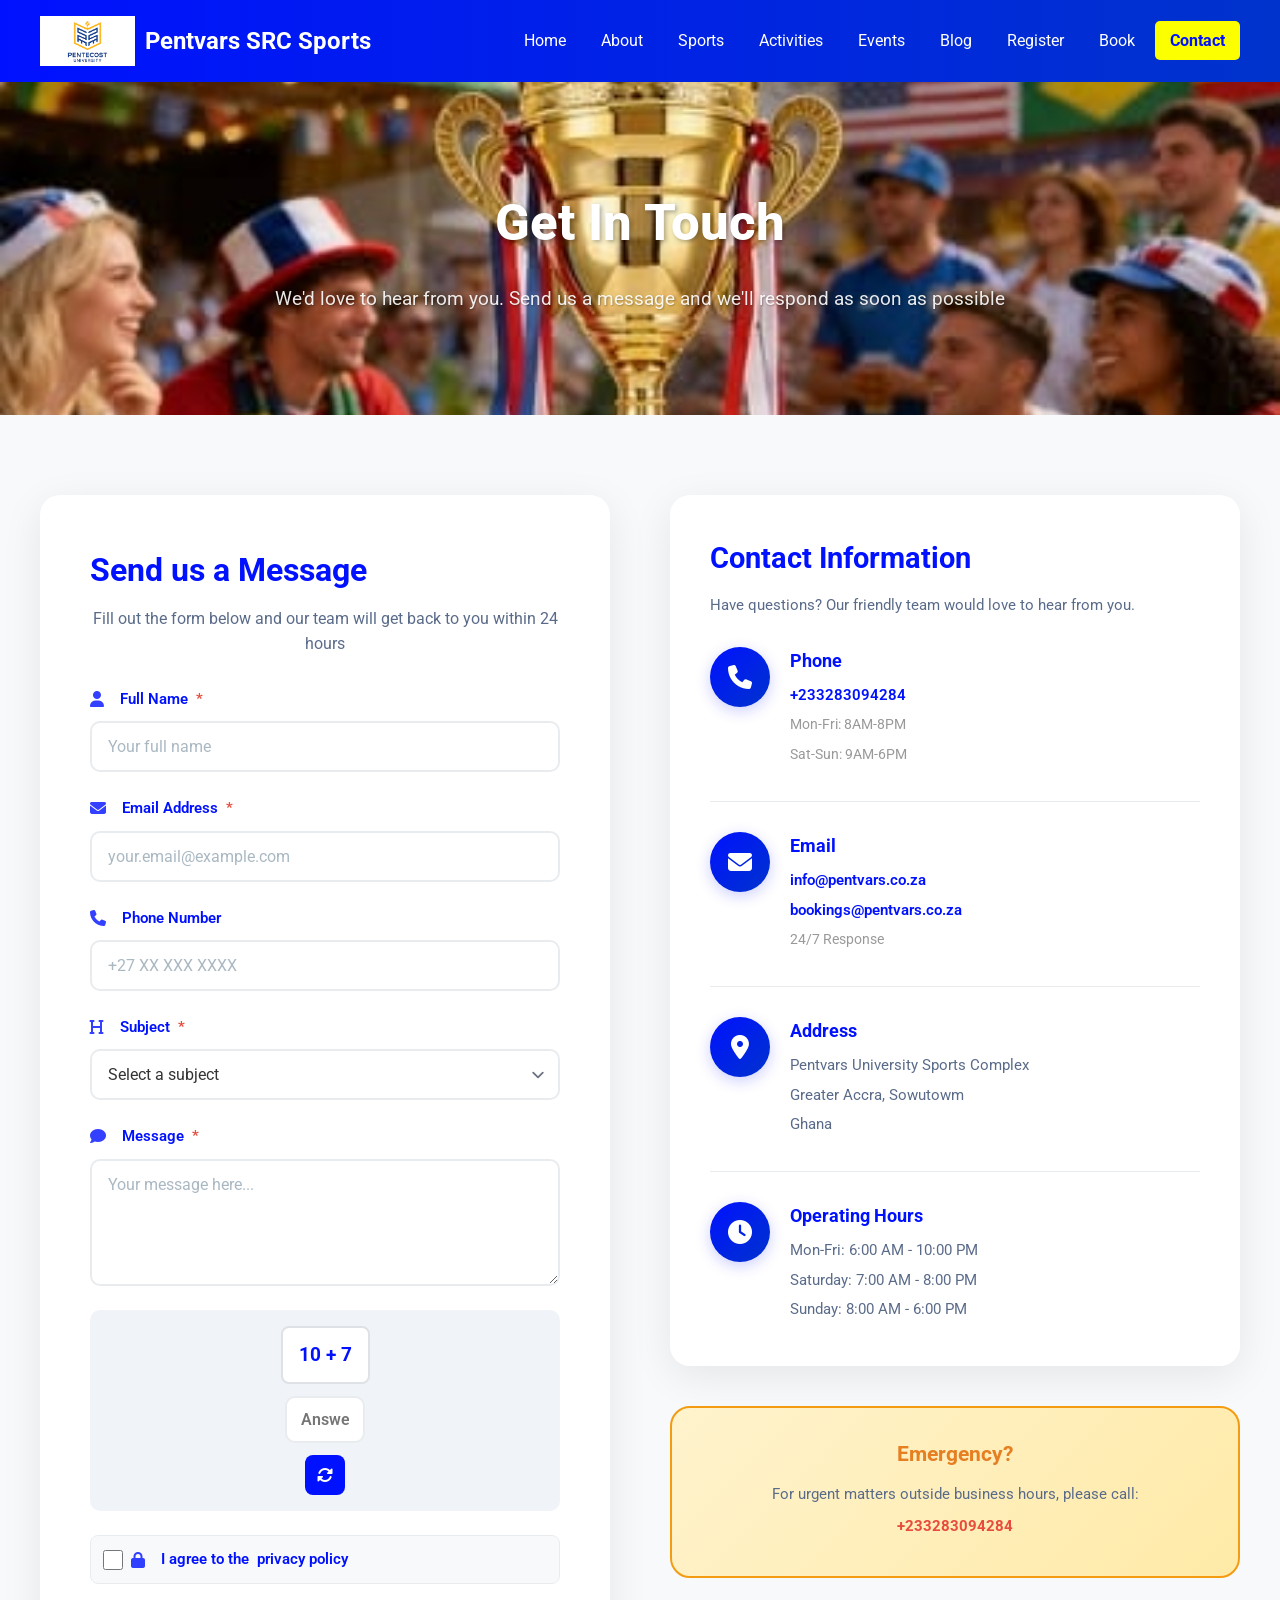
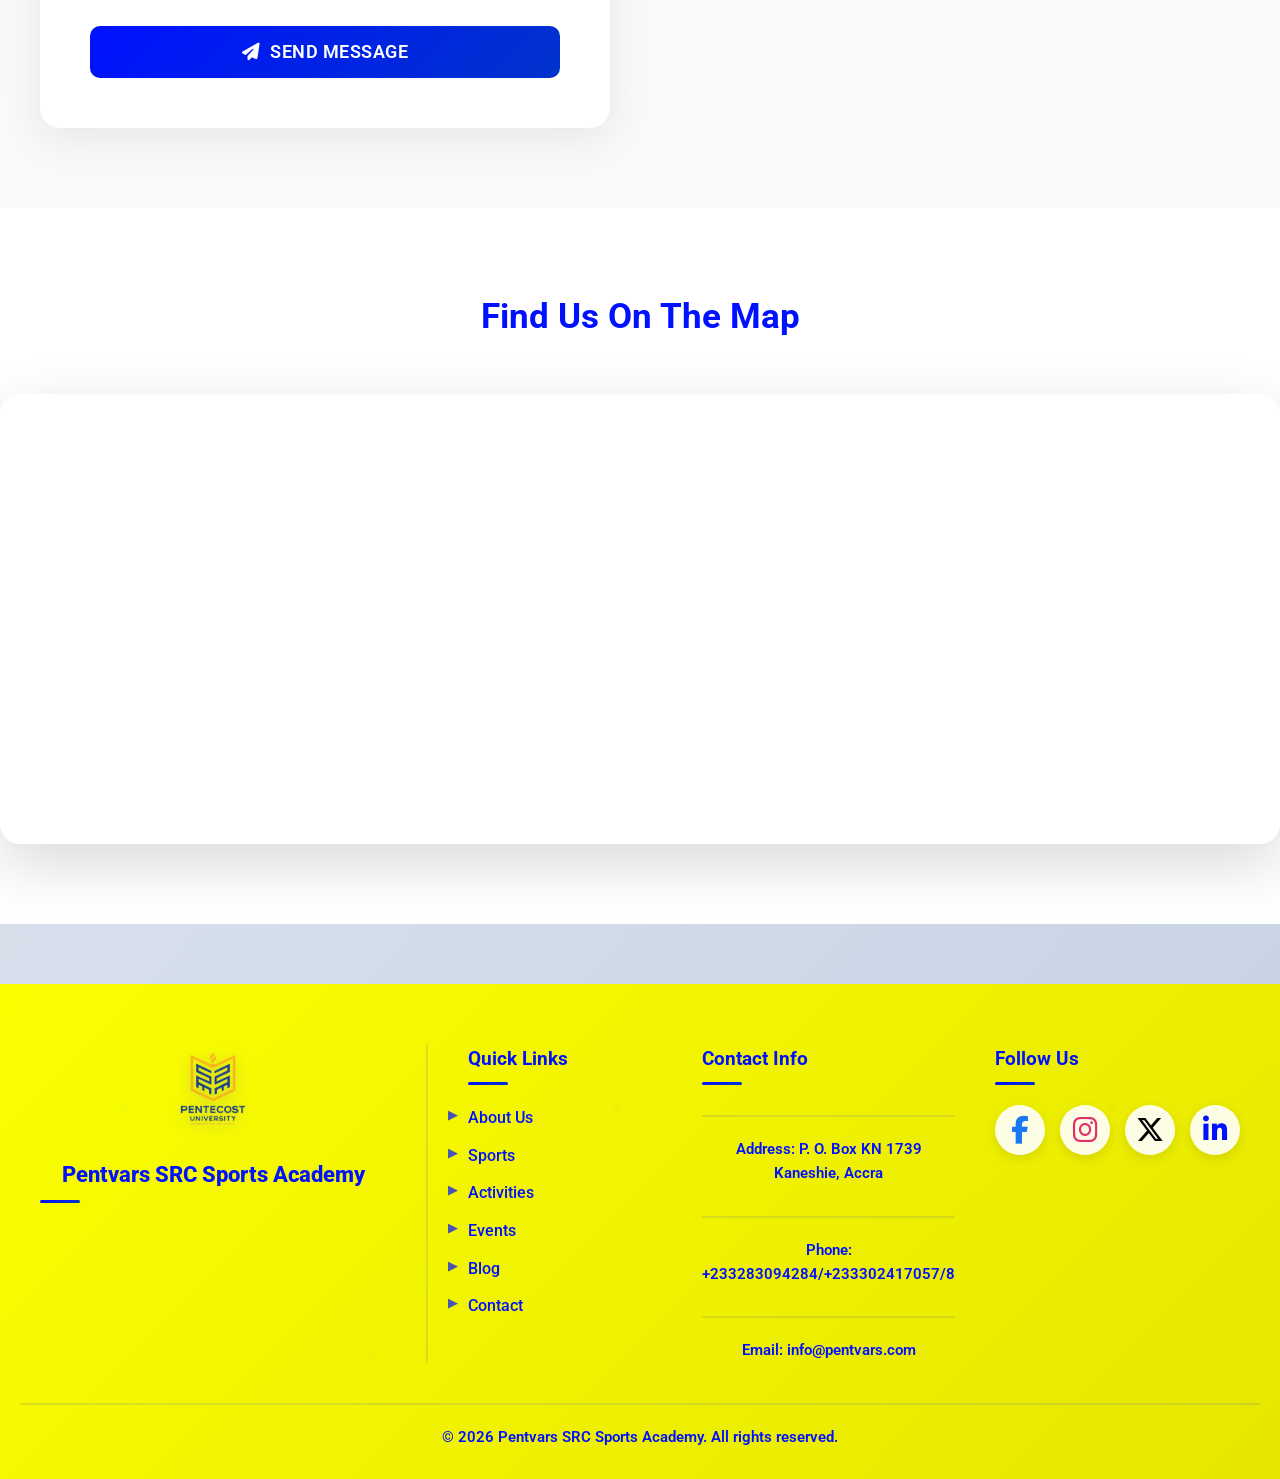
<file: contact.html>
<!DOCTYPE html>
<html lang="en">
<head>
    <meta charset="UTF-8">
    <meta name="viewport" content="width=device-width, initial-scale=1.0">
    <title>Contact - Pentvars SRC Sports Academy</title>
    <link href="https://fonts.googleapis.com/css2?family=Roboto:wght@400;700&display=swap" rel="stylesheet">
    <link rel="stylesheet" href="https://cdnjs.cloudflare.com/ajax/libs/font-awesome/6.4.0/css/all.min.css" integrity="sha512-pT7LBvFy+0xfBWR2p15dGiDxC4ATRjBbKP+wq4OTAL/vc8pJuZD1fsXxCvqy9C0El67OgTNP4Y1bGllEA1l9Pg==" crossorigin="anonymous" referrerpolicy="no-referrer" />
    <link rel="stylesheet" href="styles.css">
    <link rel="stylesheet" href="https://cdnjs.cloudflare.com/ajax/libs/font-awesome/6.5.1/css/all.min.css">
    <script src="script.js" defer></script>
</head>
<body>
    <header>
        <div class="navbar">
            <div class="logo">
                <img src="images/PU logo.png" alt="Pentvars SRC Sports Logo">
                <h2>Pentvars SRC Sports</h2>
            </div>
            <span class="menu-toggle" onclick="toggleMenu()">☰</span>
            <ul class="nav-links">
                <li><a href="index.html">Home</a></li>
                <li><a href="about.html">About</a></li>
                <li><a href="sports.html">Sports</a></li>
                <li><a href="activities.html">Activities</a></li>
                <li><a href="events.html">Events</a></li>
                <li><a href="blog.html">Blog</a></li>
                <li><a href="register.html">Register</a></li>
                <li><a href="booking.html">Book</a></li>
                <li><a href="contact.html" class="active">Contact</a></li>
            </ul>
        </div>
    </header>

    <!-- Contact Hero Section -->
    <section class="contact-hero">
        <div class="hero-content">
            <h1>Get In Touch</h1>
            <p>We'd love to hear from you. Send us a message and we'll respond as soon as possible</p>
        </div>
    </section>

    <!-- Contact Section -->
    <section class="contact-section" aria-labelledby="contact-heading">
        <div class="container">
            <div class="contact-wrapper">
                <!-- Contact Form Column -->
                <div class="contact-form-column">
                    <div class="form-wrapper">
                        <h2 id="contact-heading">Send us a Message</h2>
                        <p class="form-subtitle">Fill out the form below and our team will get back to you within 24 hours</p>

                        <form id="contactForm" class="contact-form" novalidate>
                            <!-- Error Message -->
                            <div id="errorMessage" class="error-message" style="display: none;">
                                <i class="fas fa-exclamation-circle"></i>
                                <p id="errorText"></p>
                            </div>

                            <!-- Success Message -->
                            <div id="successMessage" class="success-message" style="display: none;">
                                <i class="fas fa-check-circle"></i>
                                <h3>Message Sent!</h3>
                                <p>Thank you for reaching out. We'll get back to you soon.</p>
                            </div>

                            <!-- Form Content -->
                            <div id="formContent">
                                <!-- Full Name -->
                                <div class="form-group">
                                    <label for="name">
                                        <i class="fas fa-user"></i> Full Name <span class="required">*</span>
                                    </label>
                                    <input
                                        type="text"
                                        id="name"
                                        name="name"
                                        placeholder="Your full name"
                                        required
                                        aria-required="true"
                                        aria-describedby="nameError">
                                    <span id="nameError" class="error-text"></span>
                                </div>

                                <!-- Email -->
                                <div class="form-group">
                                    <label for="contactEmail">
                                        <i class="fas fa-envelope"></i> Email Address <span class="required">*</span>
                                    </label>
                                    <input
                                        type="email"
                                        id="contactEmail"
                                        name="email"
                                        placeholder="your.email@example.com"
                                        required
                                        aria-required="true"
                                        aria-describedby="emailError">
                                    <span id="emailError" class="error-text"></span>
                                </div>

                                <!-- Phone Number -->
                                <div class="form-group">
                                    <label for="contactPhone">
                                        <i class="fas fa-phone"></i> Phone Number
                                    </label>
                                    <input
                                        type="tel"
                                        id="contactPhone"
                                        name="phone"
                                        placeholder="+27 XX XXX XXXX"
                                        aria-describedby="phoneError">
                                    <span id="phoneError" class="error-text"></span>
                                </div>

                                <!-- Subject -->
                                <div class="form-group">
                                    <label for="subject">
                                        <i class="fas fa-heading"></i> Subject <span class="required">*</span>
                                    </label>
                                    <select
                                        id="subject"
                                        name="subject"
                                        required
                                        aria-required="true"
                                        aria-describedby="subjectError">
                                        <option value="">Select a subject</option>
                                        <option value="general">General Inquiry</option>
                                        <option value="booking">Booking Issue</option>
                                        <option value="technical">Technical Support</option>
                                        <option value="partnership">Partnership Opportunity</option>
                                        <option value="feedback">Feedback & Suggestions</option>
                                        <option value="complaint">Complaint</option>
                                        <option value="other">Other</option>
                                    </select>
                                    <span id="subjectError" class="error-text"></span>
                                </div>

                                <!-- Message -->
                                <div class="form-group">
                                    <label for="message">
                                        <i class="fas fa-comment"></i> Message <span class="required">*</span>
                                    </label>
                                    <textarea
                                        id="message"
                                        name="message"
                                        placeholder="Your message here..."
                                        rows="5"
                                        required
                                        aria-required="true"
                                        aria-describedby="messageError"></textarea>
                                    <span id="messageError" class="error-text"></span>
                                </div>

                                <!-- CAPTCHA -->
                                <div class="captcha-container">
                                    <div class="captcha-challenge">
                                        <span id="contactCaptchaQuestion"></span>
                                    </div>
                                    <input
                                        type="text"
                                        id="contactCaptchaAnswer"
                                        placeholder="Answer"
                                        maxlength="3"
                                        aria-label="CAPTCHA answer"
                                        aria-describedby="captchaError">
                                    <button type="button" class="captcha-refresh" onclick="generateContactCaptcha()" aria-label="Refresh CAPTCHA">
                                        <i class="fas fa-sync-alt"></i>
                                    </button>
                                    <span id="captchaError" class="error-text"></span>
                                </div>

                                <!-- Privacy Agreement -->
                                <div class="form-group checkbox-group">
                                    <label for="privacyAgree" class="checkbox-label">
                                        <input
                                            type="checkbox"
                                            id="privacyAgree"
                                            name="privacyAgree"
                                            required
                                            aria-required="true">
                                        <span class="checkbox-text">
                                            <i class="fas fa-lock"></i> I agree to the <a href="#" class="link">privacy policy</a>
                                        </span>
                                    </label>
                                    <span id="privacyError" class="error-text"></span>
                                </div>

                                <!-- Submit Button -->
                                <button type="submit" class="btn btn-submit" id="submitBtn">
                                    <i class="fas fa-paper-plane"></i> Send Message
                                </button>
                            </div>
                        </form>
                    </div>
                </div>

                <!-- Contact Information Column -->
                <div class="contact-info-column">
                    <!-- Contact Details -->
                    <div class="contact-details-section">
                        <h2>Contact Information</h2>
                        <p>Have questions? Our friendly team would love to hear from you.</p>

                        <div class="contact-info-item">
                            <div class="info-icon">
                                <i class="fas fa-phone"></i>
                            </div>
                            <div class="info-content">
                                <h4>Phone</h4>
                                <p><a href="tel:+233283094284">+233283094284</a></p>
                                <p><small>Mon-Fri: 8AM-8PM</small></p>
                                <p><small>Sat-Sun: 9AM-6PM</small></p>
                            </div>
                        </div>

                        <div class="contact-info-item">
                            <div class="info-icon">
                                <i class="fas fa-envelope"></i>
                            </div>
                            <div class="info-content">
                                <h4>Email</h4>
                                <p><a href="mailto:info@pentvars.co.za">info@pentvars.co.za</a></p>
                                <p><a href="mailto:bookings@pentvars.co.za">bookings@pentvars.co.za</a></p>
                                <p><small>24/7 Response</small></p>
                            </div>
                        </div>

                        <div class="contact-info-item">
                            <div class="info-icon">
                                <i class="fas fa-map-marker-alt"></i>
                            </div>
                            <div class="info-content">
                                <h4>Address</h4>
                                <p>Pentvars University Sports Complex</p>
                                <p>Greater Accra, Sowutowm</p>
                                <p>Ghana</p>
                            </div>
                        </div>

                        <div class="contact-info-item">
                            <div class="info-icon">
                                <i class="fas fa-clock"></i>
                            </div>
                            <div class="info-content">
                                <h4>Operating Hours</h4>
                                <p>Mon-Fri: 6:00 AM - 10:00 PM</p>
                                <p>Saturday: 7:00 AM - 8:00 PM</p>
                                <p>Sunday: 8:00 AM - 6:00 PM</p>
                            </div>
                        </div>
                    </div>

                    <!-- Emergency Contact -->
                    <div class="emergency-section">
                        <h3>Emergency?</h3>
                        <p>For urgent matters outside business hours, please call:</p>
                        <p class="emergency-number"><a href="tel:+233283094284">+233283094284</a></p>
                    </div>
                </div>
            </div>
        </div>
    </section>

    <!-- Map Section -->
    <section class="map-section">
        <div class="container">
            <h2>Find Us On The Map</h2>
            <div class="map-container">
                <iframe
                    src="https://www.google.com/maps/embed?pb=!1m18!1m12!1m3!1d3580.6524876348097!2d18.63456!3d-33.93!2m3!1f0!2f0!3f0!3m2!1i1024!2i768!4f13.1!3m3!1m2!1s0x1dcc5e5e5e5e5e5d%3A0x5e5e5e5e5e5e5e5e!2sPentvars%20University%20Sports%20Complex!5e0!3m2!1sen!2sza!4v1234567890"
                    width="100%"
                    height="450"
                    style="border:0;"
                    allowfullscreen=""
                    loading="lazy"
                    referrerpolicy="no-referrer-when-downgrade"
                    aria-label="Google Map of Pentvars University Sports Complex">
                </iframe>
            </div>
        </div>
    </section>

    <div id="footer-container"></div>
</body>
</html>
</file>
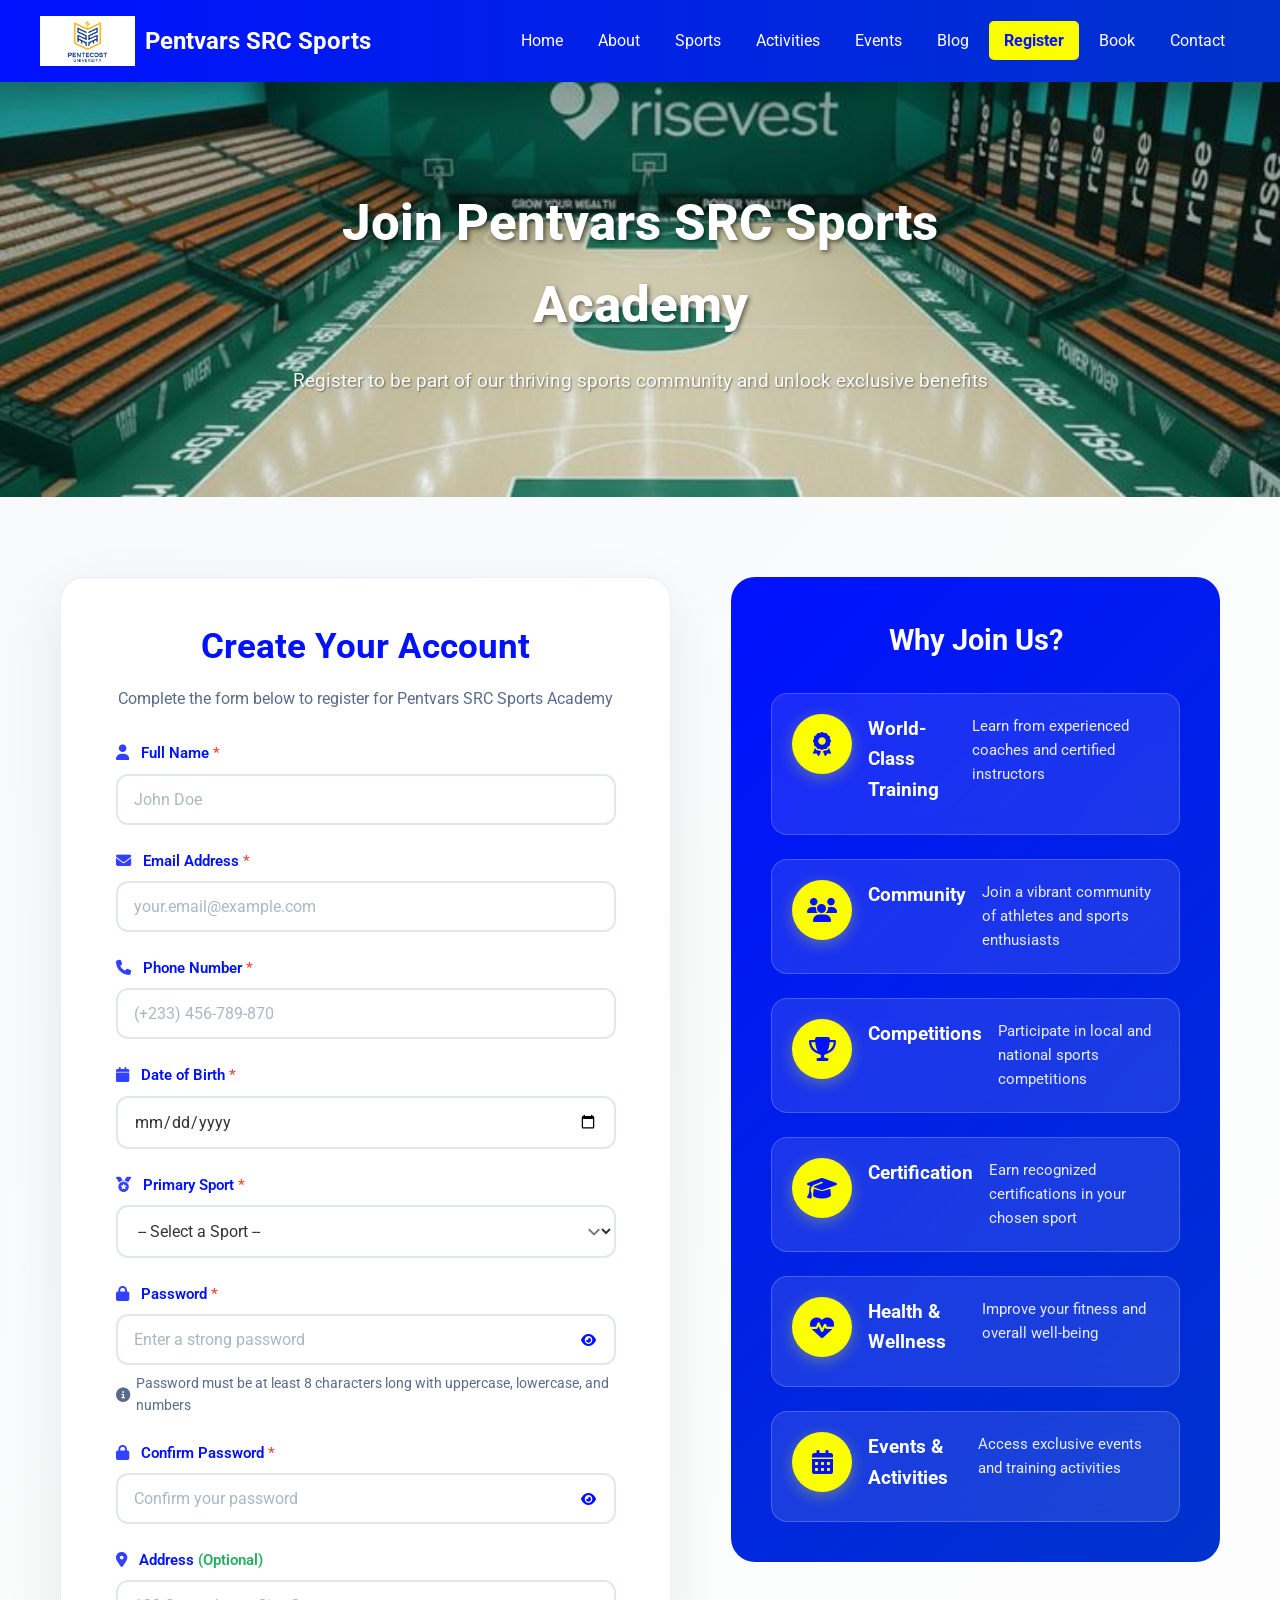
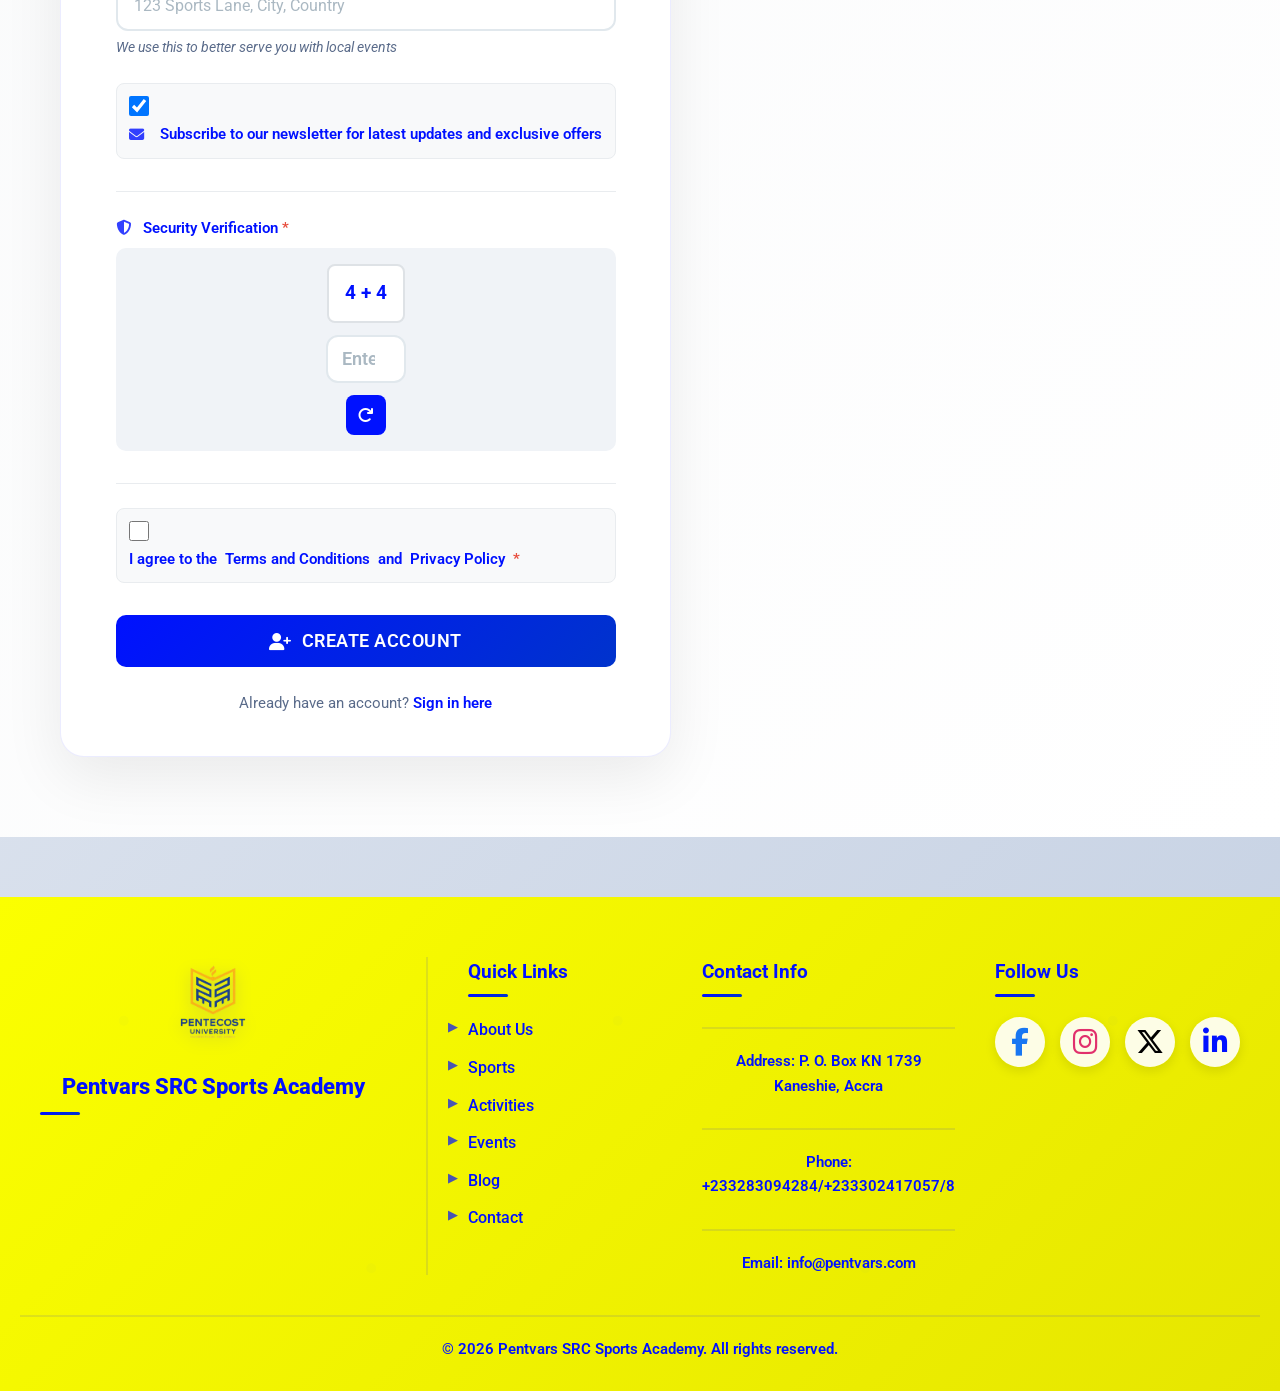
<file: register.html>
<!DOCTYPE html>
<html lang="en">
<head>
    <meta charset="UTF-8">
    <meta name="viewport" content="width=device-width, initial-scale=1.0">
    <title>Register - Pentvars SRC Sports Academy</title>
    <link href="https://fonts.googleapis.com/css2?family=Roboto:wght@400;700&display=swap" rel="stylesheet">
    <link rel="stylesheet" href="https://cdnjs.cloudflare.com/ajax/libs/font-awesome/6.4.0/css/all.min.css" integrity="sha512-pT7LBvFy+0xfBWR2p15dGiDxC4ATRjBbKP+wq4OTAL/vc8pJuZD1fsXxCvqy9C0El67OgTNP4Y1bGllEA1l9Pg==" crossorigin="anonymous" referrerpolicy="no-referrer" />
    <link rel="stylesheet" href="styles.css">
    <link rel="stylesheet" href="https://cdnjs.cloudflare.com/ajax/libs/font-awesome/6.5.1/css/all.min.css">
    <script src="script.js" defer></script>
</head>
<body>
    <header>
        <div class="navbar">
            <div class="logo">
                <img src="images/PU logo.png" alt="Pentvars SRC Sports Logo">
                <h2>Pentvars SRC Sports</h2>
            </div>
            <span class="menu-toggle" onclick="toggleMenu()">☰</span>
            <ul class="nav-links">
                <li><a href="index.html">Home</a></li>
                <li><a href="about.html">About</a></li>
                <li><a href="sports.html">Sports</a></li>
                <li><a href="activities.html">Activities</a></li>
                <li><a href="events.html">Events</a></li>
                <li><a href="blog.html">Blog</a></li>
                <li><a href="register.html" class="active">Register</a></li>
                <li><a href="booking.html">Book</a></li>
                <li><a href="contact.html">Contact</a></li>
            </ul>
        </div>
    </header>

    <main>
        <!-- Registration Hero Section -->
        <section class="register-hero">
            <div class="hero-content">
                <h1>Join Pentvars SRC Sports Academy</h1>
                <p>Register to be part of our thriving sports community and unlock exclusive benefits</p>
            </div>
        </section>

        <!-- Registration Form Section -->
        <section class="register-section" aria-labelledby="register-heading">
            <div class="container">
                <div class="register-container">
                    <!-- Form Column -->
                    <div class="form-column">
                        <h2 id="register-heading">Create Your Account</h2>
                        <p class="form-subtitle">Complete the form below to register for Pentvars SRC Sports Academy</p>

                        <!-- Registration Form -->
                        <form id="registrationForm" class="registration-form" novalidate>
                            <!-- Success Message -->
                            <div id="successMessage" class="success-message" style="display: none;">
                                <i class="fas fa-check-circle"></i>
                                <h3>Registration Successful!</h3>
                                <p>A confirmation email has been sent to <span id="confirmationEmail"></span></p>
                                <p>Please check your email to verify your account.</p>
                            </div>

                            <!-- Error Message -->
                            <div id="errorMessage" class="error-message" style="display: none;">
                                <i class="fas fa-exclamation-circle"></i>
                                <p id="errorText"></p>
                            </div>

                            <!-- Form Content -->
                            <div id="formContent">
                                <!-- Full Name -->
                                <div class="form-group">
                                    <label for="fullName">
                                        <i class="fas fa-user"></i> Full Name <span class="required">*</span>
                                    </label>
                                    <input 
                                        type="text" 
                                        id="fullName" 
                                        name="fullName" 
                                        placeholder="John Doe"
                                        required 
                                        aria-required="true"
                                        aria-describedby="nameError">
                                    <span id="nameError" class="error-text"></span>
                                </div>

                                <!-- Email -->
                                <div class="form-group">
                                    <label for="email">
                                        <i class="fas fa-envelope"></i> Email Address <span class="required">*</span>
                                    </label>
                                    <input 
                                        type="email" 
                                        id="email" 
                                        name="email" 
                                        placeholder="your.email@example.com"
                                        required 
                                        aria-required="true"
                                        aria-describedby="emailError">
                                    <span id="emailError" class="error-text"></span>
                                </div>

                                <!-- Phone Number -->
                                <div class="form-group">
                                    <label for="phone">
                                        <i class="fas fa-phone"></i> Phone Number <span class="required">*</span>
                                    </label>
                                    <input 
                                        type="tel" 
                                        id="phone" 
                                        name="phone" 
                                        placeholder="(+233) 456-789-870"
                                        required 
                                        aria-required="true"
                                        aria-describedby="phoneError">
                                    <span id="phoneError" class="error-text"></span>
                                </div>

                                <!-- Date of Birth -->
                                <div class="form-group">
                                    <label for="dateOfBirth">
                                        <i class="fas fa-calendar"></i> Date of Birth <span class="required">*</span>
                                    </label>
                                    <input 
                                        type="date" 
                                        id="dateOfBirth" 
                                        name="dateOfBirth" 
                                        required 
                                        aria-required="true"
                                        aria-describedby="dobError">
                                    <span id="dobError" class="error-text"></span>
                                </div>

                                <!-- Sport Selection -->
                                <div class="form-group">
                                    <label for="sport">
                                        <i class="fas fa-medal"></i> Primary Sport <span class="required">*</span>
                                    </label>
                                    <select 
                                        id="sport" 
                                        name="sport" 
                                        required 
                                        aria-required="true"
                                        aria-describedby="sportError">
                                        <option value="">-- Select a Sport --</option>
                                        <option value="Basketball">Basketball</option>
                                        <option value="Soccer">Soccer (Football)</option>
                                        <option value="Tennis">Tennis</option>
                                        <option value="Swimming">Swimming</option>
                                        <option value="Rugby">Rugby</option>
                                        <option value="Volleyball">Volleyball</option>
                                        <option value="Taekwondo">Taekwondo</option>
                                        <option value="Judo">Judo</option>
                                        <option value="Gymnastics">Gymnastics</option>
                                        <option value="Handball">Handball</option>
                                        <option value="Table Tennis">Table Tennis</option>
                                        <option value="Wrestling">Wrestling</option>
                                        <option value="Other">Other</option>
                                    </select>
                                    <span id="sportError" class="error-text"></span>
                                </div>

                                <!-- Password -->
                                <div class="form-group">
                                    <label for="password">
                                        <i class="fas fa-lock"></i> Password <span class="required">*</span>
                                    </label>
                                    <div class="password-input-wrapper">
                                        <input 
                                            type="password" 
                                            id="password" 
                                            name="password" 
                                            placeholder="Enter a strong password"
                                            required 
                                            aria-required="true"
                                            aria-describedby="passwordError passwordHint">
                                        <button type="button" class="toggle-password" onclick="togglePasswordVisibility('password')">
                                            <i class="fas fa-eye"></i>
                                        </button>
                                    </div>
                                    <p id="passwordHint" class="password-hint">
                                        <i class="fas fa-info-circle"></i> 
                                        Password must be at least 8 characters long with uppercase, lowercase, and numbers
                                    </p>
                                    <span id="passwordError" class="error-text"></span>
                                </div>

                                <!-- Confirm Password -->
                                <div class="form-group">
                                    <label for="confirmPassword">
                                        <i class="fas fa-lock"></i> Confirm Password <span class="required">*</span>
                                    </label>
                                    <div class="password-input-wrapper">
                                        <input 
                                            type="password" 
                                            id="confirmPassword" 
                                            name="confirmPassword" 
                                            placeholder="Confirm your password"
                                            required 
                                            aria-required="true"
                                            aria-describedby="confirmError">
                                        <button type="button" class="toggle-password" onclick="togglePasswordVisibility('confirmPassword')">
                                            <i class="fas fa-eye"></i>
                                        </button>
                                    </div>
                                    <span id="confirmError" class="error-text"></span>
                                </div>

                                <!-- Address (Optional) -->
                                <div class="form-group">
                                    <label for="address">
                                        <i class="fas fa-map-marker-alt"></i> Address <span class="optional">(Optional)</span>
                                    </label>
                                    <input 
                                        type="text" 
                                        id="address" 
                                        name="address" 
                                        placeholder="123 Sports Lane, City, Country"
                                        aria-describedby="addressInfo">
                                    <p id="addressInfo" class="form-info">We use this to better serve you with local events</p>
                                </div>

                                <!-- Email Subscription -->
                                <div class="form-group checkbox-group">
                                    <label for="newsletter" class="checkbox-label">
                                        <input 
                                            type="checkbox" 
                                            id="newsletter" 
                                            name="newsletter"
                                            checked>
                                        <span class="checkbox-text">
                                            <i class="fas fa-envelope"></i> Subscribe to our newsletter for latest updates and exclusive offers
                                        </span>
                                    </label>
                                </div>

                                <!-- CAPTCHA Verification -->
                                <div class="form-group captcha-group">
                                    <label for="captcha">
                                        <i class="fas fa-shield-alt"></i> Security Verification <span class="required">*</span>
                                    </label>
                                    <div class="captcha-container">
                                        <div class="captcha-challenge">
                                            <span id="captchaQuestion">What is <span id="num1">5</span> + <span id="num2">3</span>?</span>
                                        </div>
                                        <input 
                                            type="number" 
                                            id="captcha" 
                                            name="captcha" 
                                            placeholder="Enter the answer"
                                            required 
                                            aria-required="true"
                                            aria-describedby="captchaError">
                                        <button type="button" class="captcha-refresh" onclick="generateCaptcha()" title="Generate new CAPTCHA">
                                            <i class="fas fa-redo"></i>
                                        </button>
                                    </div>
                                    <span id="captchaError" class="error-text"></span>
                                </div>

                                <!-- Terms and Conditions -->
                                <div class="form-group checkbox-group">
                                    <label for="terms" class="checkbox-label">
                                        <input 
                                            type="checkbox" 
                                            id="terms" 
                                            name="terms"
                                            required 
                                            aria-required="true"
                                            aria-describedby="termsError">
                                        <span class="checkbox-text">
                                            I agree to the <a href="#" class="link">Terms and Conditions</a> and <a href="#" class="link">Privacy Policy</a> <span class="required">*</span>
                                        </span>
                                    </label>
                                    <span id="termsError" class="error-text"></span>
                                </div>

                                <!-- Submit Button -->
                                <button type="submit" class="btn btn-submit" id="submitBtn">
                                    <i class="fas fa-user-plus"></i> Create Account
                                </button>

                                <!-- Login Link -->
                                <p class="login-link">
                                    Already have an account? <a href="#" onclick="toggleLoginModal()">Sign in here</a>
                                </p>
                            </div>
                        </form>
                    </div>

                    <!-- Benefits Column -->
                    <div class="benefits-column">
                        <h3>Why Join Us?</h3>
                        <div class="benefits-list">
                            <div class="benefit-item">
                                <div class="benefit-icon">
                                    <i class="fas fa-award"></i>
                                </div>
                                <h4>World-Class Training</h4>
                                <p>Learn from experienced coaches and certified instructors</p>
                            </div>

                            <div class="benefit-item">
                                <div class="benefit-icon">
                                    <i class="fas fa-users"></i>
                                </div>
                                <h4>Community</h4>
                                <p>Join a vibrant community of athletes and sports enthusiasts</p>
                            </div>

                            <div class="benefit-item">
                                <div class="benefit-icon">
                                    <i class="fas fa-trophy"></i>
                                </div>
                                <h4>Competitions</h4>
                                <p>Participate in local and national sports competitions</p>
                            </div>

                            <div class="benefit-item">
                                <div class="benefit-icon">
                                    <i class="fas fa-graduation-cap"></i>
                                </div>
                                <h4>Certification</h4>
                                <p>Earn recognized certifications in your chosen sport</p>
                            </div>

                            <div class="benefit-item">
                                <div class="benefit-icon">
                                    <i class="fas fa-heartbeat"></i>
                                </div>
                                <h4>Health & Wellness</h4>
                                <p>Improve your fitness and overall well-being</p>
                            </div>

                            <div class="benefit-item">
                                <div class="benefit-icon">
                                    <i class="fas fa-calendar-alt"></i>
                                </div>
                                <h4>Events & Activities</h4>
                                <p>Access exclusive events and training activities</p>
                            </div>
                        </div>
                    </div>
                </div>
            </div>
        </section>
    </main>

    <div id="footer-container"></div>

    <script>
        // Initialize CAPTCHA
        let captchaAnswer = 0;

        function generateCaptcha() {
            const num1 = Math.floor(Math.random() * 20) + 1;
            const num2 = Math.floor(Math.random() * 20) + 1;
            captchaAnswer = num1 + num2;
            
            document.getElementById('num1').textContent = num1;
            document.getElementById('num2').textContent = num2;
            document.getElementById('captcha').value = '';
        }

        // Toggle Password Visibility
        function togglePasswordVisibility(fieldId) {
            const field = document.getElementById(fieldId);
            const btn = event.currentTarget;
            const icon = btn.querySelector('i');
            
            if (field.type === 'password') {
                field.type = 'text';
                icon.classList.remove('fa-eye');
                icon.classList.add('fa-eye-slash');
            } else {
                field.type = 'password';
                icon.classList.remove('fa-eye-slash');
                icon.classList.add('fa-eye');
            }
        }

        // Form Validation
        function validateForm() {
            const errors = {};
            
            // Full Name
            const fullName = document.getElementById('fullName').value.trim();
            if (!fullName) {
                errors.fullName = 'Full name is required';
            } else if (fullName.length < 3) {
                errors.fullName = 'Full name must be at least 3 characters';
            }

            // Email
            const email = document.getElementById('email').value.trim();
            const emailRegex = /^[^\s@]+@[^\s@]+\.[^\s@]+$/;
            if (!email) {
                errors.email = 'Email is required';
            } else if (!emailRegex.test(email)) {
                errors.email = 'Please enter a valid email address';
            }

            // Phone
            const phone = document.getElementById('phone').value.trim();
            const phoneRegex = /^[\d\s\-\(\)]+$/;
            if (!phone) {
                errors.phone = 'Phone number is required';
            } else if (!phoneRegex.test(phone) || phone.replace(/\D/g, '').length < 10) {
                errors.phone = 'Please enter a valid phone number';
            }

            // Date of Birth
            const dob = document.getElementById('dateOfBirth').value;
            if (!dob) {
                errors.dateOfBirth = 'Date of birth is required';
            } else {
                const birthDate = new Date(dob);
                const today = new Date();
                let age = today.getFullYear() - birthDate.getFullYear();
                const monthDiff = today.getMonth() - birthDate.getMonth();
                if (monthDiff < 0 || (monthDiff === 0 && today.getDate() < birthDate.getDate())) {
                    age--;
                }
                if (age < 5) {
                    errors.dateOfBirth = 'You must be at least 5 years old to register';
                }
            }

            // Sport
            const sport = document.getElementById('sport').value;
            if (!sport) {
                errors.sport = 'Please select a sport';
            }

            // Password
            const password = document.getElementById('password').value;
            const passwordRegex = /^(?=.*[a-z])(?=.*[A-Z])(?=.*\d).{8,}$/;
            if (!password) {
                errors.password = 'Password is required';
            } else if (!passwordRegex.test(password)) {
                errors.password = 'Password must be at least 8 characters with uppercase, lowercase, and numbers';
            }

            // Confirm Password
            const confirmPassword = document.getElementById('confirmPassword').value;
            if (!confirmPassword) {
                errors.confirmPassword = 'Please confirm your password';
            } else if (password !== confirmPassword) {
                errors.confirmPassword = 'Passwords do not match';
            }

            // CAPTCHA
            const captchaInput = parseInt(document.getElementById('captcha').value);
            if (!document.getElementById('captcha').value) {
                errors.captcha = 'Please complete the security verification';
            } else if (captchaInput !== captchaAnswer) {
                errors.captcha = 'Incorrect answer. Please try again.';
                generateCaptcha();
            }

            // Terms
            if (!document.getElementById('terms').checked) {
                errors.terms = 'You must agree to the terms and conditions';
            }

            return errors;
        }

        // Display Errors
        function displayErrors(errors) {
            // Clear all previous errors
            document.querySelectorAll('.error-text').forEach(el => el.textContent = '');

            // Display new errors
            Object.keys(errors).forEach(field => {
                const errorElement = document.getElementById(field + 'Error');
                if (errorElement) {
                    errorElement.textContent = errors[field];
                }
            });
        }

        // Simulate Email Confirmation
        function simulateEmailConfirmation(email) {
            return new Promise((resolve) => {
                setTimeout(() => {
                    console.log('Confirmation email sent to:', email);
                    resolve(true);
                }, 1500);
            });
        }

        // Form Submission
        document.getElementById('registrationForm').addEventListener('submit', async function(e) {
            e.preventDefault();

            const errors = validateForm();

            if (Object.keys(errors).length > 0) {
                displayErrors(errors);
                document.getElementById('errorMessage').style.display = 'none';
                return;
            }

            // Clear errors
            document.getElementById('errorMessage').style.display = 'none';
            
            const submitBtn = document.getElementById('submitBtn');
            const originalText = submitBtn.innerHTML;
            submitBtn.disabled = true;
            submitBtn.innerHTML = '<i class="fas fa-spinner fa-spin"></i> Processing...';

            // Get form data
            const email = document.getElementById('email').value;
            const fullName = document.getElementById('fullName').value;
            const phone = document.getElementById('phone').value;
            const sport = document.getElementById('sport').value;
            const newsletter = document.getElementById('newsletter').checked;

            // Simulate email sending
            await simulateEmailConfirmation(email);

            // Show success message
            document.getElementById('confirmationEmail').textContent = email;
            document.getElementById('formContent').style.display = 'none';
            document.getElementById('successMessage').style.display = 'block';

            // Log registration data (in a real app, this would be sent to a server)
            console.log({
                fullName,
                email,
                phone,
                sport,
                newsletter,
                timestamp: new Date().toLocaleString()
            });
        });

        // Initialize on page load
        window.addEventListener('load', function() {
            generateCaptcha();
        });

        // Real-time validation
        document.getElementById('email').addEventListener('blur', function() {
            const emailRegex = /^[^\s@]+@[^\s@]+\.[^\s@]+$/;
            const errorEl = document.getElementById('emailError');
            if (this.value && !emailRegex.test(this.value)) {
                errorEl.textContent = 'Please enter a valid email address';
            } else {
                errorEl.textContent = '';
            }
        });

        document.getElementById('password').addEventListener('input', function() {
            const passwordRegex = /^(?=.*[a-z])(?=.*[A-Z])(?=.*\d).{8,}$/;
            const hint = document.getElementById('passwordHint');
            if (this.value && passwordRegex.test(this.value)) {
                hint.classList.add('valid');
            } else {
                hint.classList.remove('valid');
            }
        });

        document.getElementById('confirmPassword').addEventListener('blur', function() {
            const password = document.getElementById('password').value;
            const errorEl = document.getElementById('confirmError');
            if (this.value && password !== this.value) {
                errorEl.textContent = 'Passwords do not match';
            } else {
                errorEl.textContent = '';
            }
        });
    </script>

    <!-- Login Modal -->
    <div id="loginModal" class="modal">
        <div class="modal-content">
            <span class="close" onclick="toggleLoginModal()">&times;</span>
            <h2>Sign In to Your Account</h2>
            <p class="form-subtitle">Enter your credentials to access your sports academy account</p>

            <!-- Login Form -->
            <form id="loginForm" class="login-form" novalidate>
                <!-- Error Message -->
                <div id="errorMessage" class="error-message" style="display: none;">
                    <i class="fas fa-exclamation-circle"></i>
                    <p id="errorText"></p>
                </div>

                <!-- Success Message -->
                <div id="successMessage" class="success-message" style="display: none;">
                    <i class="fas fa-check-circle"></i>
                    <h3>Login Successful!</h3>
                    <p>Welcome back! Redirecting to your dashboard...</p>
                </div>

                <!-- Form Content -->
                <div id="formContent">
                    <!-- Email -->
                    <div class="form-group">
                        <label for="email">
                            <i class="fas fa-envelope"></i> Email Address <span class="required">*</span>
                        </label>
                        <input
                            type="email"
                            id="email"
                            name="email"
                            placeholder="your.email@example.com"
                            required
                            aria-required="true"
                            aria-describedby="emailError">
                        <span id="emailError" class="error-text"></span>
                    </div>

                    <!-- Password -->
                    <div class="form-group">
                        <label for="password">
                            <i class="fas fa-lock"></i> Password <span class="required">*</span>
                        </label>
                        <div class="password-input-wrapper">
                            <input
                                type="password"
                                id="password"
                                name="password"
                                placeholder="Enter your password"
                                required
                                aria-required="true"
                                aria-describedby="passwordError">
                            <button type="button" class="toggle-password" onclick="togglePasswordVisibility('password')">
                                <i class="fas fa-eye"></i>
                            </button>
                        </div>
                        <span id="passwordError" class="error-text"></span>
                    </div>

                    <!-- Remember Me -->
                    <div class="form-group checkbox-group">
                        <label for="rememberMe" class="checkbox-label">
                            <input
                                type="checkbox"
                                id="rememberMe"
                                name="rememberMe">
                            <span class="checkbox-text">
                                <i class="fas fa-clock"></i> Remember me for 30 days
                            </span>
                        </label>
                    </div>

                    <!-- Forgot Password -->
                    <div class="form-group">
                        <a href="#" class="forgot-password-link">
                            <i class="fas fa-key"></i> Forgot your password?
                        </a>
                    </div>

                    <!-- Submit Button -->
                    <button type="submit" class="btn btn-submit" id="submitBtn">
                        <i class="fas fa-sign-in-alt"></i> Sign In
                    </button>

                    <!-- Register Link -->
                    <p class="register-link">
                        <a href="#" onclick="toggleLoginModal()">Close</a>
                    </p>
                </div>
            </form>
        </div>
    </div>
</body>
</html>
</file>
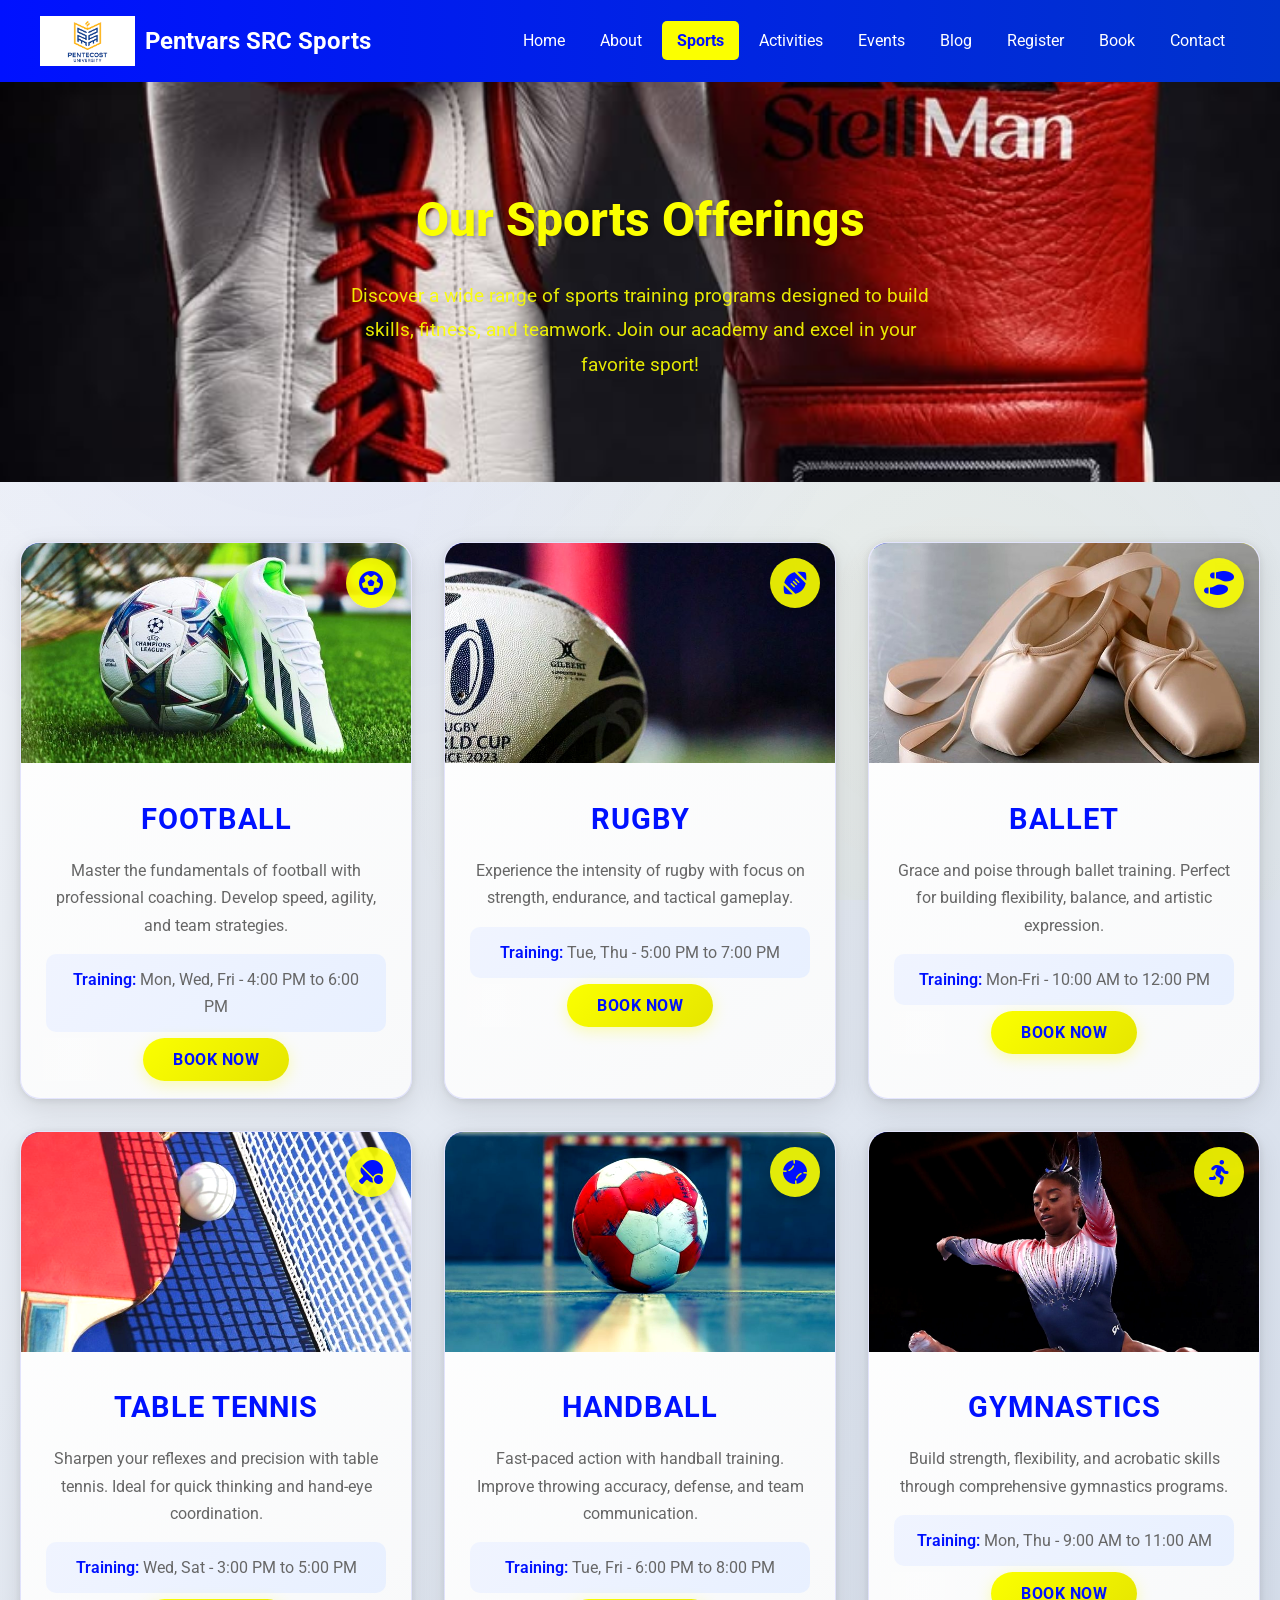
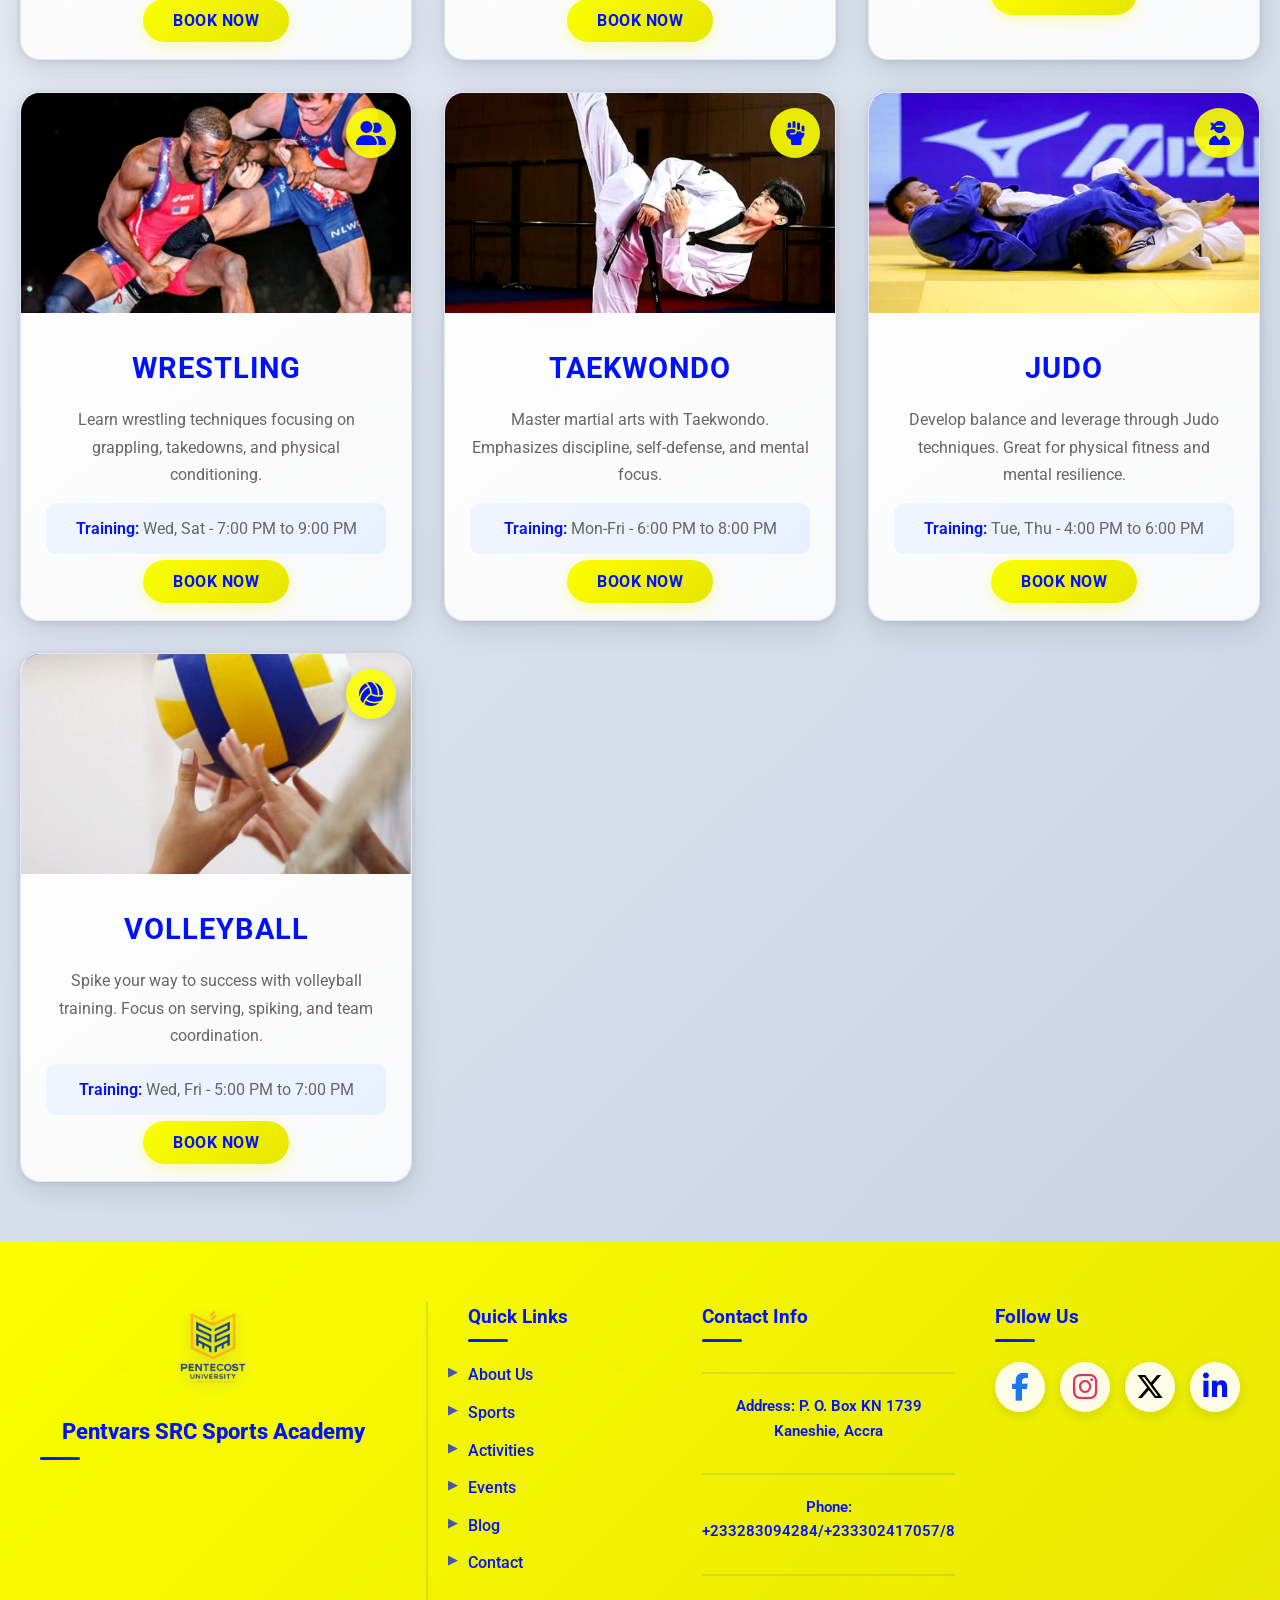
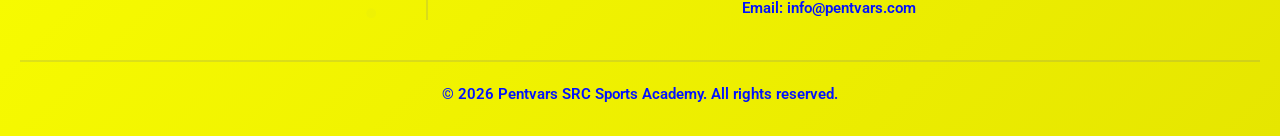
<file: sports.html>
<!DOCTYPE html>
<html lang="en">
<head>
    <meta charset="UTF-8">
    <meta name="viewport" content="width=device-width, initial-scale=1.0">
    <title>Sports - Pentvars SRC Sports Academy</title>
    <link href="https://fonts.googleapis.com/css2?family=Roboto:wght@400;700&display=swap" rel="stylesheet">
    <link rel="stylesheet" href="https://cdnjs.cloudflare.com/ajax/libs/font-awesome/6.4.0/css/all.min.css" integrity="sha512-pT7LBvFy+0xfBWR2p15dGiDxC4ATRjBbKP+wq4OTAL/vc8pJuZD1fsXxCvqy9C0El67OgTNP4Y1bGllEA1l9Pg==" crossorigin="anonymous" referrerpolicy="no-referrer" />
    <link rel="stylesheet" href="styles.css">
    <link rel="stylesheet" href="https://cdnjs.cloudflare.com/ajax/libs/font-awesome/6.5.1/css/all.min.css">
    <script src="script.js" defer></script>
</head>
<body>
    <header>
        <div class="navbar">
            <div class="logo">
                <img src="images/PU logo.png" alt="Pentvars SRC Sports Logo">
                <h2>Pentvars SRC Sports</h2>
            </div>
            <span class="menu-toggle" onclick="toggleMenu()">☰</span>
            <ul class="nav-links">
                <li><a href="index.html">Home</a></li>
                <li><a href="about.html">About</a></li>
                <li><a href="sports.html" class="active">Sports</a></li>
                <li><a href="activities.html">Activities</a></li>
                <li><a href="events.html">Events</a></li>
                <li><a href="blog.html">Blog</a></li>
                <li><a href="register.html">Register</a></li>
                <li><a href="booking.html">Book</a></li>
                <li><a href="contact.html">Contact</a></li>
            </ul>
        </div>
    </header>

    <main>
        <section class="sports-intro">
            <h1>Our Sports Offerings</h1>
            <p>Discover a wide range of sports training programs designed to build skills, fitness, and teamwork. Join our academy and excel in your favorite sport!</p>
        </section>

        <section class="sports-grid">
            <article class="sport-card">
                <div class="card-header">
                    <img src="images/soccer.jpg" alt="Football training session">
                    <div class="icon-overlay"><i class="fas fa-futbol"></i></div>
                </div>
                <div class="card-content">
                    <h3>Football</h3>
                    <p>Master the fundamentals of football with professional coaching. Develop speed, agility, and team strategies.</p>
                    <p class="schedule"><strong>Training:</strong> Mon, Wed, Fri - 4:00 PM to 6:00 PM</p>
                    <a href="booking.html" class="btn">Book Now</a>
                </div>
            </article>

            <article class="sport-card">
                <div class="card-header">
                    <img src="images/Rugby.jpg" alt="Rugby training">
                    <div class="icon-overlay"><i class="fas fa-football-ball"></i></div>
                </div>
                <div class="card-content">
                    <h3>Rugby</h3>
                    <p>Experience the intensity of rugby with focus on strength, endurance, and tactical gameplay.</p>
                    <p class="schedule"><strong>Training:</strong> Tue, Thu - 5:00 PM to 7:00 PM</p>
                    <a href="booking.html" class="btn">Book Now</a>
                </div>
            </article>

            <article class="sport-card">
                <div class="card-header">
                    <img src="images/Ballet.jpg" alt="Ballet class">
                    <div class="icon-overlay"><i class="fas fa-shoe-prints"></i></div>
                </div>
                <div class="card-content">
                    <h3>Ballet</h3>
                    <p>Grace and poise through ballet training. Perfect for building flexibility, balance, and artistic expression.</p>
                    <p class="schedule"><strong>Training:</strong> Mon-Fri - 10:00 AM to 12:00 PM</p>
                    <a href="booking.html" class="btn">Book Now</a>
                </div>
            </article>

            <article class="sport-card">
                <div class="card-header">
                    <img src="images/table_tennis.jpg" alt="Table Tennis match">
                    <div class="icon-overlay"><i class="fas fa-table-tennis"></i></div>
                </div>
                <div class="card-content">
                    <h3>Table Tennis</h3>
                    <p>Sharpen your reflexes and precision with table tennis. Ideal for quick thinking and hand-eye coordination.</p>
                    <p class="schedule"><strong>Training:</strong> Wed, Sat - 3:00 PM to 5:00 PM</p>
                    <a href="booking.html" class="btn">Book Now</a>
                </div>
            </article>

            <article class="sport-card">
                <div class="card-header">
                    <img src="images/handball.jpg" alt="Handball game">
                    <div class="icon-overlay"><i class="fas fa-baseball-ball"></i></div>
                </div>
                <div class="card-content">
                    <h3>Handball</h3>
                    <p>Fast-paced action with handball training. Improve throwing accuracy, defense, and team communication.</p>
                    <p class="schedule"><strong>Training:</strong> Tue, Fri - 6:00 PM to 8:00 PM</p>
                    <a href="booking.html" class="btn">Book Now</a>
                </div>
            </article>

            <article class="sport-card">
                <div class="card-header">
                    <img src="images/Gymnastics.jpg" alt="Gymnastics routine">
                    <div class="icon-overlay"><i class="fas fa-running"></i></div>
                </div>
                <div class="card-content">
                    <h3>Gymnastics</h3>
                    <p>Build strength, flexibility, and acrobatic skills through comprehensive gymnastics programs.</p>
                    <p class="schedule"><strong>Training:</strong> Mon, Thu - 9:00 AM to 11:00 AM</p>
                    <a href="booking.html" class="btn">Book Now</a>
                </div>
            </article>

            <article class="sport-card">
                <div class="card-header">
                    <img src="images/Wrestling.jpg" alt="Wrestling match">
                    <div class="icon-overlay"><i class="fas fa-user-friends"></i></div>
                </div>
                <div class="card-content">
                    <h3>Wrestling</h3>
                    <p>Learn wrestling techniques focusing on grappling, takedowns, and physical conditioning.</p>
                    <p class="schedule"><strong>Training:</strong> Wed, Sat - 7:00 PM to 9:00 PM</p>
                    <a href="booking.html" class="btn">Book Now</a>
                </div>
            </article>

            <article class="sport-card">
                <div class="card-header">
                    <img src="images/Taekwondo.jpg" alt="Taekwondo demonstration">
                    <div class="icon-overlay"><i class="fas fa-fist-raised"></i></div>
                </div>
                <div class="card-content">
                    <h3>Taekwondo</h3>
                    <p>Master martial arts with Taekwondo. Emphasizes discipline, self-defense, and mental focus.</p>
                    <p class="schedule"><strong>Training:</strong> Mon-Fri - 6:00 PM to 8:00 PM</p>
                    <a href="booking.html" class="btn">Book Now</a>
                </div>
            </article>

            <article class="sport-card">
                <div class="card-header">
                    <img src="images/Judo.jpg" alt="Judo practice">
                    <div class="icon-overlay"><i class="fas fa-user-ninja"></i></div>
                </div>
                <div class="card-content">
                    <h3>Judo</h3>
                    <p>Develop balance and leverage through Judo techniques. Great for physical fitness and mental resilience.</p>
                    <p class="schedule"><strong>Training:</strong> Tue, Thu - 4:00 PM to 6:00 PM</p>
                    <a href="booking.html" class="btn">Book Now</a>
                </div>
            </article>

            <article class="sport-card">
                <div class="card-header">
                    <img src="images/volleyball.jpg" alt="Volleyball game">
                    <div class="icon-overlay"><i class="fas fa-volleyball-ball"></i></div>
                </div>
                <div class="card-content">
                    <h3>Volleyball</h3>
                    <p>Spike your way to success with volleyball training. Focus on serving, spiking, and team coordination.</p>
                    <p class="schedule"><strong>Training:</strong> Wed, Fri - 5:00 PM to 7:00 PM</p>
                    <a href="booking.html" class="btn">Book Now</a>
                </div>
            </article>
        </section>
    </main>
    <div id="footer-container"></div>
    
</body>
</html>
</file>
<file: styles.css>
/* Reset */
* {
  margin: 0;
  padding: 0;
  box-sizing: border-box;
  font-family: 'Roboto', sans-serif;
}

body {
  line-height: 1.6;
  background: linear-gradient(135deg, #f5f7fa 0%, #c3cfe2 100%);
  color: #333;
  font-family: 'Roboto', sans-serif;
  margin: 0;
  padding: 0;
  position: relative;
}

body::before {
  content: '';
  position: fixed;
  top: 0;
  left: 0;
  width: 100%;
  height: 100%;
  background-image: radial-gradient(circle at 25% 25%, rgba(0,17,255,0.05) 0%, transparent 50%),
                    radial-gradient(circle at 75% 75%, rgba(251,255,0,0.05) 0%, transparent 50%);
  pointer-events: none;
  z-index: -1;
}

/* Navbar */
header {
  background: linear-gradient(90deg, #0011ff, #0033cc);
  color: #fff;
  padding: 1rem;
  box-shadow: 0 2px 5px rgba(0,0,0,0.1);
}

.navbar {
  display: flex;
  justify-content: space-between;
  align-items: center;
  max-width: 1200px;
  margin: 0 auto;
}

.logo {
  display: flex;
  align-items: center;
}

.logo img {
  height: 50px;
  margin-right: 10px;
}

.logo h2 {
  font-size: 1.5rem;
  font-weight: 700;
}

.nav-links {
  display: flex;
  list-style: none;
  gap: 5px;
}

.nav-links li a {
  color: #fff;
  padding: 10px 15px;
  text-decoration: none;
  transition: background 0.3s ease;
  border-radius: 5px;
}

.nav-links li a:hover {
  background: #fbff00;
  color: #0011ff;
  border-radius: 5px;
}

.menu-toggle {
  display: none;
  font-size: 24px;
  cursor: pointer;
  color: #fff;
  background: transparent;
  border: none;
  padding: 10px;
  user-select: none;
}

.nav-links li a.active,
.nav-links li a.current {
  background: #fbff00;
  color: #0011ff;
  font-weight: 700;
}

@media(max-width:768px){
  .nav-links {
    display: none;
    flex-direction: column;
    position: absolute;
    top: 100%;
    left: 0;
    width: 100%;
    background: #0011ff;
    padding: 10px 0;
    gap: 0;
  }

  .nav-links.active {
    display: flex;
  }

  .menu-toggle {
    display: block;
  }
}

/* Hero */
.hero {
  height: 100vh;
  background: linear-gradient(135deg, rgba(0,17,255,0.35), rgba(0,51,204,0.25));
  background-blend-mode: normal;
  display: flex;
  justify-content: center;
  align-items: center;
  color: white;
  text-align: center;
  position: relative;
  animation: fadeIn 2s ease-in-out;
}

@keyframes fadeIn {
  from { opacity: 0; transform: translateY(20px); }
  to { opacity: 1; transform: translateY(0); }
}

.hero::before {
  content: '';
  position: absolute;
  top: 0;
  left: 0;
  right: 0;
  bottom: 0;
  background: rgba(255,255,255,0.14);
}
.hero {
  position: relative;
  overflow: hidden;
}

.hero div {
  position: relative;
  z-index: 2;
  width: 100%;
  max-width: 1200px;
}

 .hero video.hero-video {
  position: absolute;
  inset: 0;
  width: 100%;
  height: 100%;
  object-fit: cover;
  object-position: center;
  z-index: 0;
  filter: brightness(1.35) contrast(1.2) saturate(1.2);
}


.hero-content {
  position: relative;
  z-index: 2;
}
.hero::before {
  z-index: 1;
}

.hero h1 {
  font-size: 3.5rem;
  margin-bottom: 10px;
  text-shadow: 2px 2px 4px rgba(0,0,0,0.5);
  font-weight: 700;
}

.hero p {
  font-size: 1.3rem;
  margin-bottom: 20px;
  text-shadow: 1px 1px 2px rgba(0,0,0,0.5);
}

.about-hero {
  height: 70vh;
  background:  url('images/about.jpg') no-repeat center/cover;
  display: flex;
  justify-content: center;
  align-items: center;
  color: rgb(255, 255, 255);
  text-align: center;
  position: relative;
  padding: 0 20px;
}

.about-hero::before {
  content: '';
  position: absolute;
  inset: 0;
  background: rgba(0, 0, 0, 0.05);
}

.about-hero-content {
  position: relative;
  z-index: 1;
  max-width: 900px;
}

.about-hero h1 {
  font-size: 3rem;
  margin-bottom: 20px;
  letter-spacing: 0.08em;
}

.about-hero p {
  font-size: 2.50 rem;
  line-height: 1.8;
  max-width: 760px;
  margin: 0 auto 30px;
  color: rgb(255, 255, 255);
}

.about-overview {
  display: block;
  max-width: 1200px;
  margin: 0 auto;
}

.about-copy {
  text-align: center;
}

.about-copy h2 {
  font-size: 2.8rem;
  margin-bottom: 18px;
}

.about-highlights {
  display: grid;
  grid-template-columns: repeat(2, minmax(0, 1fr));
  gap: 24px;
  margin-top: 40px;
  align-items: stretch;
}

.highlight-card {
  background: #ffffff;
  color: #16213e;
  border-radius: 20px;
  overflow: hidden;
  box-shadow: 0 16px 40px rgba(0,0,0,0.08);
  transition: transform 0.3s ease, box-shadow 0.3s ease;
}

.highlight-card:hover {
  transform: translateY(-5px);
  box-shadow: 0 22px 50px rgba(0,0,0,0.18);
}

.highlight-card .icon {
  font-size: 2.2rem;
  margin-bottom: 14px;
  display: inline-block;
}

.highlight-image img {
  width: 100%;
  height: 260px;
  object-fit: cover;
  object-position: center;
  display: block;
}

.highlight-body {
  padding: 24px;
}

.secondary-copy {
  margin-top: 22px;
  font-weight: 500;
  color: #4a5a86;
  line-height: 1.8;
}

.secondary-link {
  display: inline-block;
  margin-top: 20px;
  color: #0011ff;
  font-weight: 700;
  text-decoration: none;
}

.secondary-link:hover {
  text-decoration: underline;
}

.about-grid {
  display: grid;
  grid-template-columns: repeat(2, minmax(0, 1fr));
  gap: 24px;
}

.about-card {
  padding: 20px 30px 30px;
  border-radius: 20px;
  background: linear-gradient(180deg, #ffffff 0%, #f7f9ff 100%);
  border: 1px solid rgba(0,17,255,0.12);
  box-shadow: 0 14px 30px rgba(0,0,0,0.06);
  text-align: center;
}

.about-card h3 {
  margin-bottom: 14px;
  font-size: 1.8rem;
  color: #0011ff;
}

.about-card p {
  line-height: 1.8;
  color: #223360;
}

.funding-grid {
  display: grid;
  grid-template-columns: repeat(auto-fit, minmax(250px, 1fr));
  gap: 24px;
  margin-top: 40px;
}

.funding-card {
  border-radius: 20px;
  padding: 40px 24px 30px;
  text-align: center;
  position: relative;
  border: 2px solid transparent;
  box-shadow: 0 10px 30px rgba(0,0,0,0.08);
  transition: all 0.3s ease;
  overflow: hidden;
}

.funding-card::before {
  content: '';
  position: absolute;
  top: 0;
  left: 0;
  right: 0;
  height: 4px;
  background: linear-gradient(90deg, #0011ff, #0033cc);
  transform: scaleX(0);
  transition: transform 0.3s ease;
  transform-origin: left;
}

.funding-card:hover::before {
  transform: scaleX(1);
}

.funding-card:hover {
  transform: translateY(-8px);
  box-shadow: 0 20px 50px rgba(0,0,0,0.12);
}

.funding-card-1 {
  background: linear-gradient(180deg, rgba(0,17,255,0.08) 0%, rgba(0,17,255,0.02) 100%);
  border-color: rgba(0,17,255,0.15);
}

.funding-card-2 {
  background: linear-gradient(180deg, rgba(0,51,204,0.08) 0%, rgba(0,51,204,0.02) 100%);
  border-color: rgba(0,51,204,0.15);
}

.funding-card-3 {
  background: linear-gradient(180deg, rgba(0,80,200,0.08) 0%, rgba(0,80,200,0.02) 100%);
  border-color: rgba(0,80,200,0.15);
}

.funding-card-4 {
  background: linear-gradient(180deg, rgba(20,100,200,0.08) 0%, rgba(20,100,200,0.02) 100%);
  border-color: rgba(20,100,200,0.15);
}

.icon-wrapper {
  width: 70px;
  height: 70px;
  margin: 0 auto 20px;
  border-radius: 50%;
  display: flex;
  align-items: center;
  justify-content: center;
  font-size: 2.2rem;
  background: linear-gradient(135deg, #0011ff, #0033cc);
  color: white;
  box-shadow: 0 8px 20px rgba(0,17,255,0.2);
}

.funding-card h3 {
  font-size: 1.5rem;
  margin-bottom: 12px;
  color: #0011ff;
  font-weight: 700;
}

.funding-card p {
  line-height: 1.7;
  color: #334065;
  font-size: 0.95rem;
  margin-bottom: 16px;
}

.impact-stat {
  font-size: 1.8rem;
  font-weight: 700;
  color: #0011ff;
  margin-top: 16px;
  padding-top: 16px;
  border-top: 2px solid rgba(0,17,255,0.1);
}

.about-funding ul {
  list-style: none;
  padding: 0;
  margin: 24px auto 0;
  max-width: 840px;
  text-align: left;
}

.about-funding li {
  position: relative;
  padding-left: 28px;
  margin-bottom: 16px;
  color: #2a3155;
  font-size: 1rem;
  line-height: 1.8;
}

.about-funding li::before {
  content: '•';
  position: absolute;
  left: 0;
  top: 0;
  color: #fbff00;
  font-size: 1.6rem;
  line-height: 1;
}

.about-gallery {
  max-width: 1200px;
  margin: 0 auto;
}

.about-gallery h2 {
  margin-bottom: 30px;
  text-align: center;
  color: #0011ff;
}

.about-gallery-grid {
  display: grid;
  grid-template-columns: repeat(3, minmax(0, 1fr));
  gap: 24px;
}

.gallery-card {
  background: #ffffff;
  border-radius: 20px;
  overflow: hidden;
  box-shadow: 0 18px 40px rgba(0,0,0,0.08);
  transition: transform 0.3s ease, box-shadow 0.3s ease;
}

.gallery-card:hover {
  transform: translateY(-6px);
  box-shadow: 0 24px 50px rgba(0,0,0,0.14);
}

.gallery-image {
  width: 100%;
  height: auto;
  max-height: 300px;
  object-fit: contain;
  object-position: center;
  display: block;
  transition: transform 0.3s ease;
}

.gallery-image-large {
  max-height: 300px;
}

.gallery-image:hover {
  transform: scale(1.1);
}

.gallery-copy {
  padding: 22px 24px 28px;
}

.gallery-copy h3 {
  font-size: 1.6rem;
  margin-bottom: 12px;
}

.gallery-copy p {
  line-height: 1.75;
  color: #334065;
}

.about-card-image {
  width: 100%;
  height: 300px;
  object-fit: cover;
  object-position: center;
  display: block;
  margin-bottom: 20px;
  transition: transform 0.3s ease;
  border-radius: 10px;
}

.about-card-image:hover {
  transform: scale(1.05);
}

@media (max-width: 900px) {
  .about-overview,
  .about-grid {
    grid-template-columns: 1fr;
  }
}

@media (max-width: 680px) {
  .about-hero {
    height: auto;
    padding: 80px 20px;
  }
  .about-hero h1 {
    font-size: 2.4rem;
  }
}

/* Buttons */
.btn {
  background: #fbff00;
  padding: 12px 25px;
  color: #0011ff;
  border: none;
  cursor: pointer;
  margin-top: 10px;
  border-radius: 25px;
  font-weight: 700;
  transition: all 0.3s ease;
  text-decoration: none;
}

.btn:hover {
  transform: translateY(-3px);
  box-shadow: 0 8px 20px rgba(0,0,0,0.2);
  background: #ffffff;
}

.sport-card .btn:hover {
  background: #fbff00;
  box-shadow: 0 4px 12px rgba(251, 255, 0, 0.3);
  transform: translateY(-2px) scale(1.01);
}

/* Main Content */
.main-content {
  display: flex;
  max-width: 1200px;
  margin: 0 auto;
  padding: 40px 20px;
  gap: 30px;
  background: linear-gradient(135deg, #ffffff 0%, #f8f9fa 100%);
  border-radius: 15px;
  box-shadow: 0 10px 30px rgba(0,0,0,0.1);
}

.news-section {
  flex: 4;
}

.news-section h2 {
  font-size: 2.5rem;
  color: #0011ff;
  margin-bottom: 30px;
  text-align: center;
  position: relative;
}

.news-section h2::after {
  content: '';
  display: block;
  width: 50px;
  height: 3px;
  background: #fbff00;
  margin: 10px auto;
}

.sidebar {
  flex: 0.9;
  background: #f8f9fa;
  padding: 20px;
  border-radius: 10px;
  box-shadow: 0 5px 15px rgba(0,0,0,0.1);
}

/* News Grid */
.news-grid {
  display: grid;
  grid-template-columns: 1fr 1fr;
  gap: 25px;
  animation: slideIn 0.6s ease-out;
}

@keyframes slideIn {
  from {
    opacity: 0;
    transform: translateY(30px);
  }
  to {
    opacity: 1;
    transform: translateY(0);
  }
}

.news-card {
  background: white;
  border-radius: 15px;
  box-shadow: 0 8px 25px rgba(0,0,0,0.1);
  transition: transform 0.3s ease, box-shadow 0.3s ease;
  overflow: hidden;
  position: relative;
}

.news-card:hover {
  transform: translateY(-8px);
  box-shadow: 0 15px 35px rgba(0,0,0,0.2);
}

.news-card.featured {
  grid-column: span 2;
  background: linear-gradient(135deg, #0011ff, #0033cc);
  color: white;
  padding: 30px;
  position: relative;
  overflow: visible;
}

.news-card.featured .card-image {
  display: block;
  width: 100%;
  height: 300px;
  object-fit: cover;
  object-position: center;
  border-radius: 10px 10px 0 0;
  margin: -30px -30px 20px -30px;
}

.news-card h3 {
  margin: 15px;
  color: inherit;
  font-size: 1.4rem;
  font-weight: 700;
}

.news-card p {
  margin: 0 15px 15px;
  line-height: 1.7;
  color: inherit;
}

.news-card a {
  display: inline-block;
  margin: 15px;
  color: #fbff00;
  text-decoration: none;
  font-weight: bold;
  padding: 8px 16px;
  border-radius: 5px;
  transition: background 0.3s ease;
}

.news-card a:hover {
  background: rgba(251, 255, 0, 0.2);
}

.card-image {
  width: 100%;
  height: 320px;
  max-height: 320px;
  object-fit: cover;
  object-position: center 35%;
  display: block;
  transition: transform 0.4s ease;
}
.card-image.lower-image {
  object-position: center 65%;
}

.news-card:hover .card-image {
  transform: scale(1.02);
}

/* Sidebar */
.sidebar-section {
  background: white;
  padding: 25px;
  margin-bottom: 25px;
  border-radius: 10px;
  box-shadow: 0 5px 15px rgba(0,0,0,0.1);
  transition: transform 0.3s ease;
}

.sidebar-section:hover {
  transform: translateY(-3px);
}

.sidebar-section h3 {
  color: #0011ff;
  margin-bottom: 15px;
  font-size: 1.3rem;
  border-bottom: 2px solid #fbff00;
  padding-bottom: 5px;
}

.sidebar-section ul {
  list-style: none;
  padding: 0;
}

.sidebar-section li {
  margin-bottom: 10px;
  padding: 8px 0;
  border-bottom: 1px solid #eee;
}

.sidebar-section li:last-child {
  border-bottom: none;
}

.sidebar-section a {
  color: #0011ff;
  text-decoration: none;
  font-weight: 500;
  transition: color 0.3s ease;
}

.sidebar-section a:hover {
  color: #0033cc;
  text-decoration: underline;
}

/* Sports Section */
.sports-intro {
  background: url('images/sports.jpg') center/cover;
  color: #fbff00;
  padding: 100px 20px;
  text-align: center;
  position: relative;
  overflow: hidden;
}

.sports-intro::before {
  content: '';
  position: absolute;
  top: 0;
  left: 0;
  right: 0;
  bottom: 0;
  background: url('data:image/svg+xml,<svg xmlns="http://www.w3.org/2000/svg" viewBox="0 0 100 100"><circle cx="50" cy="50" r="2" fill="rgba(255,255,255,0.1)"/></svg>') repeat;
  opacity: 0.1;
}

.sports-intro h1 {
  font-size: 3rem;
  margin-bottom: 20px;
  font-weight: 800;
  text-shadow: 2px 2px 4px rgba(0,0,0,0.3);
  position: relative;
  z-index: 1;
}

.sports-intro p {
  font-size: 1.2rem;
  max-width: 600px;
  margin: 0 auto;
  line-height: 1.8;
  opacity: 0.9;
  position: relative;
  z-index: 1;
}

/* Sports Grid */
.sports-grid {
  display: grid;
  grid-template-columns: repeat(auto-fit, minmax(320px, 1fr));
  gap: 2rem;
  margin: 60px auto;
  padding: 0 20px;
  max-width: 1400px;
  animation: slideIn 0.7s ease-out;
}

.sport-card {
  background: linear-gradient(145deg, #ffffff 0%, #f8f9fa 100%);
  border-radius: 20px;
  box-shadow: 0 10px 30px rgba(0,0,0,0.1), 0 1px 8px rgba(0,0,0,0.1);
  transition: all 0.4s cubic-bezier(0.25, 0.46, 0.45, 0.94);
  overflow: hidden;
  text-align: center;
  position: relative;
  border: 1px solid rgba(0,17,255,0.1);
  backdrop-filter: blur(10px);
}

.sport-card::before {
  content: '';
  position: absolute;
  top: 0;
  left: 0;
  right: 0;
  height: 6px;
  background: linear-gradient(90deg, #0011ff, #fbff00, #0011ff);
  background-size: 200% 100%;
  animation: gradientShift 3s ease-in-out infinite;
}

@keyframes gradientShift {
  0%, 100% { background-position: 0% 50%; }
  50% { background-position: 100% 50%; }
}

.sport-card:hover {
  transform: translateY(-12px) scale(1.03);
  box-shadow: 0 25px 60px rgba(0,0,0,0.15), 0 5px 20px rgba(0,17,255,0.1);
  border-color: rgba(0,17,255,0.2);
}

.sport-card .card-header {
  position: relative;
  overflow: hidden;
}

.sport-card img {
  width: 100%;
  height: 220px;
  object-fit: cover;
  transition: transform 0.5s ease, filter 0.3s ease;
  filter: brightness(1) contrast(1.1);
}

.sport-card:hover img {
  transform: scale(1.1);
  filter: brightness(1.1) contrast(1.2) saturate(1.1);
}

.sport-card .icon-overlay {
  position: absolute;
  top: 15px;
  right: 15px;
  background: rgba(251, 255, 0, 0.9);
  color: #0011ff;
  border-radius: 50%;
  width: 50px;
  height: 50px;
  display: flex;
  align-items: center;
  justify-content: center;
  font-size: 1.5rem;
  box-shadow: 0 4px 12px rgba(0,0,0,0.2);
  transition: transform 0.3s ease;
}

.sport-card:hover .icon-overlay {
  transform: scale(1.1) rotate(5deg);
}

.sport-card .card-content {
  padding: 25px;
}

.sport-card h3 {
  color: #0011ff;
  margin: 0 0 15px;
  font-size: 1.8rem;
  font-weight: 700;
  text-transform: uppercase;
  letter-spacing: 1px;
}

.sport-card p {
  margin: 0 0 15px;
  line-height: 1.7;
  color: #666;
  font-size: 1rem;
}

.sport-card .schedule {
  background: linear-gradient(135deg, #f0f4ff 0%, #e8f0ff 100%);
  padding: 12px 15px;
  border-radius: 10px;
  margin: 15px 0;
}

.sport-card .schedule strong {
  color: #0011ff;
  font-weight: 600;
}

.sport-card .btn {
  background: linear-gradient(135deg, #fbff00 0%, #e6e600 100%);
  color: #0011ff;
  padding: 12px 30px;
  border: none;
  border-radius: 25px;
  cursor: pointer;
  font-size: 1rem;
  font-weight: 700;
  text-transform: uppercase;
  letter-spacing: 0.5px;
  transition: all 0.3s ease;
  box-shadow: 0 4px 15px rgba(251, 255, 0, 0.3);
  position: relative;
  overflow: hidden;
}

.sport-card .btn::before {
  content: '';
  position: absolute;
  top: 0;
  left: -100%;
  width: 100%;
  height: 100%;
  background: linear-gradient(90deg, transparent, rgba(255,255,255,0.2), transparent);
  transition: left 0.5s ease;
}

.sport-card .btn:hover::before {
  left: 100%;
}

.sport-card .btn:hover {
  transform: translateY(-2px);
  box-shadow: 0 8px 25px rgba(251, 255, 0, 0.4);
  background: linear-gradient(135deg, #e6e600 0%, #fbff00 100%);
}

/* Responsive for Sports Grid */
@media (max-width: 768px) {
  .sports-grid {
    grid-template-columns: 1fr;
    gap: 1.5rem;
    padding: 0 15px;
  }

  .sport-card {
    max-width: none;
  }

  .sports-intro h1 {
    font-size: 2.5rem;
  }

  .sports-intro p {
    font-size: 1.1rem;
  }
}

/* Search Section */
.section:has(#Search) {
  background: linear-gradient(135deg, #0011ff, #0033cc);
  color: white;
  padding: 80px 20px;
  margin-top: 60px;
  border-radius: 15px;
}

.section:has(#Search) h2 {
  color: white;
  font-size: 2.2rem;
  margin-bottom: 30px;
}

.section:has(#Search) h2::after {
  background: #fbff00;
}

.section input[type="text"] {
  padding: 15px 25px;
  border: 2px solid #fbff00;
  border-radius: 25px;
  font-size: 1rem;
  width: 350px;
  max-width: 100%;
  margin-right: 10px;
  transition: all 0.3s ease;
  background: white;
  color: #333;
}

.section input[type="text"]:focus {
  outline: none;
  border-color: white;
  box-shadow: 0 0 10px rgba(251, 255, 0, 0.5);
}

.section:has(#Search) button {
  background: #fbff00;
  color: #0011ff;
  padding: 15px 35px;
  border: none;
  border-radius: 25px;
  cursor: pointer;
  font-size: 1rem;
  font-weight: 700;
  transition: all 0.3s ease;
}

.section:has(#Search) button:hover {
  background: white;
  box-shadow: 0 5px 20px rgba(251, 255, 0, 0.4);
  transform: translateY(-2px);
}

/* Sections */
.section {
  padding: 80px 20px;
  text-align: center;
  max-width: 1200px;
  margin: 40px auto;
  background: white;
  border-radius: 15px;
}

.section h2 {
  font-size: 2.5rem;
  margin-bottom: 20px;
  color: #0011ff;
  position: relative;
}

.section h2::after {
  content: '';
  display: block;
  width: 60px;
  height: 4px;
  background: linear-gradient(90deg, #0011ff, #fbff00);
  margin: 15px auto;
}

/* Activities Page */
.activities-hero {
  background: url('images/training.jpg') center/cover;
  background-blend-mode: multiply;
  color: white;
  padding: 100px 20px;
  text-align: center;
  position: relative;
  overflow: hidden;
}

.activities-hero::before {
  content: '';
  position: absolute;
  inset: 0;
  background: rgba(0, 0, 0, 0.18);
}

.hero-copy {
  position: relative;
  z-index: 1;
  max-width: 860px;
  margin: 0 auto;
}

.eyebrow {
  display: inline-block;
  color: #fdfdfd;
  font-weight: 700;
  letter-spacing: 0.18em;
  text-transform: uppercase;
  margin-bottom: 16px;
  font-size: 0.90 rem;
}

.activities-hero h1 {
  font-size: 3.4rem;
  line-height: 1.02;
  margin-bottom: 18px;
  text-shadow: 2px 2px 18px rgba(0, 0, 0, 0.35);
}

.activities-hero p {
  font-size: 1.15rem;
  max-width: 640px;
  margin: 0 auto 28px;
  opacity: 0.95;
}

/* Hero Button - Smaller Size */
.activities-hero .btn {
  padding: 14px 32px;
  font-size: 1.1rem;
  font-weight: 700;
  border-radius: 30px;
  margin-top: 20px;
  background: linear-gradient(135deg, #fbff00 0%, #e6e600 100%);
  color: #0011ff;
  text-decoration: none;
  display: inline-block;
  transition: all 0.4s cubic-bezier(0.23, 1, 0.32, 1);
  box-shadow: 0 6px 20px rgba(0, 17, 255, 0.15);
}

.activities-hero .btn:hover {
  transform: translateY(-4px) scale(1.05);
  box-shadow: 0 12px 30px rgba(0, 17, 255, 0.25);
  background: linear-gradient(135deg, #e6e600 0%, #cccc00 100%);
}

.activity-grid {
  display: grid;
  grid-template-columns: repeat(auto-fit, minmax(300px, 1fr));
  gap: 1.75rem;
  margin: 50px auto;
  padding: 0 20px;
  max-width: 1400px;
}

.activity-card {
  background: linear-gradient(145deg, #ffffff 0%, #f8f9fa 100%);
  border-radius: 24px;
  box-shadow: 0 20px 50px rgba(0, 0, 0, 0.08);
  overflow: hidden;
  border: 1px solid rgba(0, 17, 255, 0.08);
  transition: transform 0.35s ease, box-shadow 0.35s ease;
}

.activity-card:hover {
  transform: translateY(-8px);
  box-shadow: 0 25px 60px rgba(0, 0, 0, 0.14);
}

.activity-card img {
  width: 100%;
  height: 230px;
  object-fit: cover;
}

.activity-card-body {
  padding: 24px;
}

.activity-card h2 {
  margin-bottom: 14px;
  color: #0011ff;
  font-size: 1.75rem;
}

.activity-card p {
  margin-bottom: 18px;
  color: #4a4a62;
  line-height: 1.75;
}

.activity-meta {
  margin-bottom: 22px;
  background: #eef4ff;
  color: #223360;
  padding: 14px 16px;
  border-radius: 14px;
  border: 1px solid rgba(0, 17, 255, 0.1);
}

.community-section {
  max-width: 1200px;
  margin: 0 auto 80px;
  padding: 0 20px;
}

.community-copy {
  max-width: 760px;
  margin: 0 auto 48px;
  text-align: center;
}

.community-layout {
  display: grid;
  grid-template-columns: 1.4fr 0.9fr;
  gap: 2rem;
}

.community-sidebar {
  display: flex;
  flex-direction: column;
  gap: 2rem;
}

.qa-board {
  display: grid;
  gap: 1.4rem;
}

.qa-card {
  background: white;
  border-radius: 20px;
  padding: 24px;
  box-shadow: 0 18px 45px rgba(0, 0, 0, 0.08);
  border: 1px solid rgba(0, 17, 255, 0.08);
  transition: all 0.4s cubic-bezier(0.23, 1, 0.32, 1);
  position: relative;
  overflow: hidden;
  backdrop-filter: blur(10px);
}

.qa-card::before {
  content: '';
  position: absolute;
  top: 0;
  left: 0;
  width: 100%;
  height: 4px;
  background: linear-gradient(90deg, #0011ff, #fbff00);
  transform: translateX(-100%);
  transition: transform 0.4s cubic-bezier(0.23, 1, 0.32, 1);
}

.qa-card:hover {
  box-shadow: 0 28px 70px rgba(0, 17, 255, 0.18);
  transform: translateY(-6px) scale(1.02);
  border-color: rgba(0, 17, 255, 0.18);
}

.qa-card:hover::before {
  transform: translateX(0);
}

.qa-card h3 {
  margin-bottom: 12px;
  font-size: 1.15rem;
}

.qa-card p {
  margin-bottom: 16px;
  color: #4a4a62;
  line-height: 1.8;
}

.qa-card-header {
  display: flex;
  align-items: center;
  gap: 16px;
  margin-bottom: 14px;
  flex-wrap: wrap;
}

.qa-card-header h4 {
  font-size: 1.15rem;
  margin: 0;
  color: #1a1a2e;
  font-weight: 600;
}

.qa-tag {
  display: inline-flex;
  align-items: center;
  justify-content: center;
  background: rgba(251, 255, 0, 0.18);
  color: #0011ff;
  font-weight: 700;
  border-radius: 999px;
  padding: 8px 14px;
  letter-spacing: 0.04em;
  font-size: 0.85rem;
  text-transform: capitalize;
}

.qa-meta {
  display: flex;
  flex-wrap: wrap;
  gap: 12px;
  color: #5a6b8a;
  font-size: 0.95rem;
  margin-bottom: 20px;
}

.qa-meta span {
  display: flex;
  align-items: center;
  gap: 6px;
}

.qa-meta i {
  color: #0011ff;
  opacity: 0.7;
}

.board-heading {
  margin-bottom: 8px;
}

.board-heading h3 {
  margin-bottom: 8px;
  font-size: 1.5rem;
  color: #1a1a2e;
}

.board-heading p {
  margin: 0;
  color: #4a4a62;
  line-height: 1.7;
}

.form-note {
  margin: 0 0 18px;
  color: #4a4a62;
  line-height: 1.7;
}

.qa-form {
  background: linear-gradient(135deg, #f7f9ff 0%, #f0f4ff 100%);
  border-radius: 24px;
  padding: 28px;
  border: 2px solid rgba(0, 17, 255, 0.12);
  box-shadow: 0 14px 30px rgba(0, 0, 0, 0.06);
  transition: all 0.4s cubic-bezier(0.23, 1, 0.32, 1);
  position: relative;
  overflow: hidden;
}

.qa-form::before {
  content: '';
  position: absolute;
  top: 0;
  left: -100%;
  width: 100%;
  height: 100%;
  background: linear-gradient(90deg, transparent, rgba(251, 255, 0, 0.05), transparent);
  transition: left 0.6s ease;
}

.qa-form:hover::before {
  left: 100%;
}

.qa-form:hover {
  border-color: rgba(0, 17, 255, 0.25);
  box-shadow: 0 22px 50px rgba(0, 17, 255, 0.12);
  transform: translateY(-2px);
}

.qa-form h3 {
  margin-bottom: 16px;
  color: #0011ff;
  font-size: 1.2rem;
  display: flex;
  align-items: center;
  gap: 8px;
}

.qa-form h3 i {
  font-size: 1.4rem;
}

.qa-form label {
  display: block;
  margin-bottom: 10px;
  font-weight: 600;
  color: #0011ff;
  font-size: 0.95rem;
}

.qa-form textarea {
  width: 100%;
  min-height: 120px;
  border-radius: 16px;
  border: 2px solid rgba(0, 17, 255, 0.15);
  padding: 14px;
  resize: vertical;
  font-family: 'Roboto', sans-serif;
  font-size: 1rem;
  line-height: 1.6;
  margin-bottom: 16px;
  transition: all 0.3s ease;
  background: white;
}

.qa-form textarea:focus {
  outline: none;
  box-shadow: 0 0 0 4px rgba(0, 17, 255, 0.12);
  border-color: rgba(0, 17, 255, 0.4);
}

/* Facebook Widget */
.facebook-widget {
  background: linear-gradient(135deg, #ffffff 0%, #f8f9ff 100%);
  border-radius: 24px;
  padding: 28px;
  box-shadow: 0 14px 30px rgba(0, 0, 0, 0.06);
  border: 2px solid rgba(59, 89, 152, 0.12);
  text-align: center;
  transition: all 0.4s cubic-bezier(0.23, 1, 0.32, 1);
  position: relative;
  overflow: hidden;
}

.facebook-widget::before {
  content: '';
  position: absolute;
  top: 0;
  left: -100%;
  width: 100%;
  height: 100%;
  background: linear-gradient(90deg, transparent, rgba(59, 89, 152, 0.03), transparent);
  transition: left 0.6s ease;
}

.facebook-widget:hover::before {
  left: 100%;
}

.facebook-widget:hover {
  border-color: rgba(59, 89, 152, 0.25);
  box-shadow: 0 22px 50px rgba(59, 89, 152, 0.15);
  transform: translateY(-2px);
}

.facebook-widget h3 {
  color: #3b5998;
  font-size: 1.2rem;
  margin-bottom: 12px;
  display: flex;
  align-items: center;
  justify-content: center;
  gap: 8px;
}

.facebook-widget h3 i {
  font-size: 1.4rem;
}

.facebook-widget p {
  color: #4a4a62;
  margin-bottom: 20px;
  line-height: 1.6;
  font-size: 0.95rem;
}

.btn-facebook {
  display: inline-flex;
  align-items: center;
  justify-content: center;
  gap: 8px;
  background: linear-gradient(135deg, #3b5998 0%, #2d4373 100%);
  color: white !important;
  padding: 12px 24px;
  border-radius: 12px;
  text-decoration: none;
  font-weight: 600;
  transition: all 0.3s ease;
  margin-bottom: 20px;
  border: none;
  cursor: pointer;
  width: 100%;
}

.btn-facebook:hover {
  transform: translateY(-3px) scale(1.02);
  box-shadow: 0 10px 25px rgba(59, 89, 152, 0.35);
  background: linear-gradient(135deg, #2d4373 0%, #1a2540 100%);
}

.facebook-widget iframe {
  border-radius: 12px;
  margin-top: 16px;
}

.btn-primary {
  background: linear-gradient(135deg, #fbff00 0%, #e6e600 100%);
  color: #0011ff !important;
  display: inline-flex;
  align-items: center;
  justify-content: center;
  gap: 8px;
  width: auto;
  padding: 12px 20px;
}

.btn-primary:hover {
  transform: translateY(-3px) scale(1.02);
  box-shadow: 0 10px 25px rgba(0, 17, 255, 0.25);
}

.btn-secondary {
  display: inline-flex;
  align-items: center;
  justify-content: center;
  gap: 8px;
  transition: all 0.3s ease;
  background: white;
  color: #0011ff;
  border: 1px solid #0011ff;
}

.btn-secondary:hover {
  transform: translateY(-3px) scale(1.02);
  box-shadow: 0 10px 25px rgba(0, 17, 255, 0.2);
  background: #f8f9ff;
  border-color: rgba(0, 17, 255, 0.3);
}

@media (max-width: 768px) {
  .community-layout {
    grid-template-columns: 1fr;
  }

  .community-sidebar {
    order: -1;
  }

  .facebook-widget {
    margin-bottom: 0;
  }

  .facebook-widget iframe {
    height: 400px !important;
  }

  .qa-form, .facebook-widget {
    padding: 20px;
  }
}

.btn-secondary {
  background: white;
  color: #0011ff;
  border: 1px solid #0011ff;
}

@media (max-width: 980px) {
  .community-layout {
    grid-template-columns: 1fr;
  }
}

@media (max-width: 760px) {
  .activities-hero {
    padding: 90px 18px;
  }

  .activities-hero h1 {
    font-size: 2.4rem;
  }

  .community-copy {
    margin-bottom: 24px;
  }
}

/* Footer */
footer {
  background: linear-gradient(135deg, #fbff00 0%, #e6e600 100%);
  color: #0011ff;
  padding: 60px 20px 30px;
  margin-top: 60px;
  position: relative;
  overflow: hidden;
}

footer::before {
  content: '';
  position: absolute;
  top: 0;
  left: 0;
  right: 0;
  bottom: 0;
  background: url('data:image/svg+xml,<svg xmlns="http://www.w3.org/2000/svg" viewBox="0 0 100 100"><defs><pattern id="grain" width="100" height="100" patternUnits="userSpaceOnUse"><circle cx="25" cy="25" r="1" fill="rgba(0,17,255,0.03)"/><circle cx="75" cy="75" r="1" fill="rgba(0,17,255,0.03)"/></pattern></defs><rect width="100" height="100" fill="url(%23grain)"/></svg>');
  opacity: 0.5;
  pointer-events: none;
}

.footer-content {
  display: grid;
  grid-template-columns: 2fr 1fr 1fr 1fr;
  gap: 40px;
  max-width: 1200px;
  margin: 0 auto 40px;
  position: relative;
  z-index: 1;
}

.footer-section {
  padding: 0;
}

.footer-section h3 {
  color: #0011ff;
  margin-bottom: 20px;
  font-size: 1.2rem;
  font-weight: 700;
  position: relative;
  padding-bottom: 10px;
}

.footer-section h3::after {
  content: '';
  position: absolute;
  bottom: 0;
  left: 0;
  width: 40px;
  height: 3px;
  background: linear-gradient(90deg, #0011ff, #0033cc);
  border-radius: 2px;
}

.footer-section ul {
  list-style: none;
  padding: 0;
  margin: 0;
}

.footer-section li {
  margin-bottom: 12px;
  position: relative;
  padding-left: 0;
}

.footer-section li::before {
  content: '▶';
  position: absolute;
  left: -20px;
  color: #0011ff;
  font-size: 0.8rem;
  opacity: 0.7;
}

.footer-section a {
  color: #0011ff;
  text-decoration: none;
  transition: all 0.3s ease;
  font-weight: 500;
  display: inline-block;
}

.footer-section a:hover {
  color: #0033cc;
  transform: translateX(5px);
}

.logo-section {
  text-align: center;
  border-right: 2px solid rgba(0, 17, 255, 0.1);
  padding-right: 40px;
}

.footer-logo {
  height: 90px;
  margin-bottom: 15px;
  filter: drop-shadow(0 4px 8px rgba(0, 17, 255, 0.2));
  transition: transform 0.3s ease;
}

.footer-logo:hover {
  transform: scale(1.05);
}

.logo-section h3 {
  font-size: 1.4rem;
  margin-bottom: 0;
  font-weight: 800;
}

.social-icons {
  display: flex;
  gap: 15px;
  margin-top: 20px;
  justify-content: center;
}

.social-icons a {
  font-size: 28px;
  transition: all 0.3s ease;
  display: inline-flex;
  align-items: center;
  justify-content: center;
  text-decoration: none;
  width: 50px;
  height: 50px;
  border-radius: 50%;
  background: rgba(255, 255, 255, 0.9);
  box-shadow: 0 4px 12px rgba(0, 0, 0, 0.1);
}

.social-icons a:hover {
  transform: translateY(-3px) scale(1.1);
  box-shadow: 0 8px 20px rgba(0, 0, 0, 0.2);
}

.social-icons a.facebook {
  color: #1877F2;
}

.social-icons a.instagram {
  color: #E1306C;
}

.social-icons a.twitter {
  color: #000000;
}

footer p {
  text-align: center;
  margin: 30px 0 0;
  font-weight: 600;
  font-size: 0.95rem;
  position: relative;
  z-index: 1;
  border-top: 2px solid rgba(0, 17, 255, 0.1);
  padding-top: 20px;
}

/* Medium screen adjustments */
@media (max-width: 1024px) {
  .footer-content {
    grid-template-columns: 1fr 1fr;
    gap: 30px;
  }

  .logo-section {
    grid-column: span 2;
    border-right: none;
    border-bottom: 2px solid rgba(0, 17, 255, 0.1);
    padding-bottom: 30px;
    margin-bottom: 20px;
  }
}

/* Responsive */
@media(min-width:769px){
  .nav-links {
    display: flex;
    flex-direction: row;
    position: static;
    background: none;
    padding: 0;
  }

  .nav-links.active {
    display: flex;
    flex-direction: column;
    position: absolute;
    top: 100%;
    left: 0;
    width: 100%;
    background: #0011ff;
    padding: 10px 0;
    z-index: 10;
  }
}

@media(max-width:768px){
  .nav-links {
    display: none;
    flex-direction: column;
    position: absolute;
    top: 100%;
    left: 0;
    width: 100%;
    background: #0011ff;
    padding: 10px 0;
  }

  .nav-links.active {
    display: flex;
  }

  .menu-toggle {
    display: block;
  }

  .hero h1 {
    font-size: 2rem;
  }

  .hero p {
    font-size: 1rem;
  }

  .main-content {
    flex-direction: column;
    padding: 20px;
    border-radius: 10px;
  }

  .news-section h2 {
    font-size: 2rem;
  }

  .news-grid {
    grid-template-columns: 1fr;
  }

  .news-card.featured {
    grid-column: span 1;
  }

  .sports-grid {
    flex-direction: column;
    align-items: center;
    gap: 20px;
  }

  .sport-card {
    width: 100%;
    max-width: 400px;
  }

  .card-image {
    height: 150px;
  }

  .section input[type="text"] {
    width: 250px;
  }

  .footer-content {
    display: flex;
    flex-direction: column;
    align-items: center;
    gap: 30px;
  }

  .footer-section {
    text-align: center;
    max-width: 300px;
    width: 100%;
  }

  .logo-section {
    margin-bottom: 20px;
    border-right: none;
    padding-right: 0;
    border-bottom: 2px solid rgba(0, 17, 255, 0.1);
    padding-bottom: 30px;
  }

  .footer-section li::before {
    display: none;
  }

  .social-icons {
    justify-content: center;
  }
}

/* Events Page Styles */

/* Events Hero Section */
.events-hero {
  background: url('images/swimming.jpg') center/cover;
  background-blend-mode: overlay;
  color: white;
  padding: 120px 20px;
  text-align: center;
  position: relative;
  overflow: hidden;
}

.events-hero::before {
  content: '';
  position: absolute;
  inset: 0;
  background: rgba(0, 0, 0, 0.2);
}

.events-hero .hero-copy {
  position: relative;
  z-index: 1;
  max-width: 900px;
  margin: 0 auto;
}

.events-hero h1 {
  font-size: 3.8rem;
  line-height: 1.1;
  margin-bottom: 20px;
  text-shadow: 3px 3px 6px rgba(0, 0, 0, 0.4);
  font-weight: 800;
}

.events-hero p {
  font-size: 1.25rem;
  max-width: 700px;
  margin: 0 auto 30px;
  opacity: 0.98;
  text-shadow: 1px 1px 3px rgba(0, 0, 0, 0.3);
}

.btn-hero {
  background: linear-gradient(135deg, #fbff00 0%, #e6e600 100%);
  color: #0011ff !important;
  padding: 15px 40px;
  font-size: 1.1rem;
  border-radius: 30px;
  text-decoration: none;
  display: inline-block;
  transition: all 0.4s cubic-bezier(0.23, 1, 0.32, 1);
  box-shadow: 0 8px 25px rgba(251, 255, 0, 0.3);
  font-weight: 700;
}

.btn-hero:hover {
  transform: translateY(-4px) scale(1.05);
  box-shadow: 0 14px 35px rgba(251, 255, 0, 0.4);
  background: linear-gradient(135deg, #e6e600 0%, #cccc00 100%);
}

/* Events Statistics Section */
.events-stats {
  display: grid;
  grid-template-columns: repeat(auto-fit, minmax(200px, 1fr));
  gap: 24px;
  max-width: 1200px;
  margin: -40px auto 60px;
  padding: 0 20px;
  position: relative;
  z-index: 2;
}

.stat-card {
  background: white;
  border-radius: 20px;
  padding: 30px;
  text-align: center;
  box-shadow: 0 12px 35px rgba(0, 0, 0, 0.1);
  transition: all 0.4s cubic-bezier(0.23, 1, 0.32, 1);
  border: 2px solid transparent;
}

.stat-card:hover {
  transform: translateY(-8px) scale(1.02);
  box-shadow: 0 20px 50px rgba(0, 17, 255, 0.15);
  border-color: rgba(0, 17, 255, 0.1);
}

.stat-card i {
  font-size: 2.5rem;
  color: #0011ff;
  margin-bottom: 15px;
  display: block;
}

.stat-card h3 {
  font-size: 2.2rem;
  color: #0011ff;
  margin: 10px 0;
  font-weight: 800;
}

.stat-card p {
  color: #5a6b8a;
  margin: 0;
  font-weight: 500;
}

/* Events Grid Section */
.events-grid-section {
  max-width: 1400px;
  margin: 80px auto;
  padding: 0 20px;
}

.events-header {
  text-align: center;
  margin-bottom: 60px;
}

.events-header h2 {
  font-size: 2.8rem;
  color: #0011ff;
  margin-bottom: 12px;
  font-weight: 800;
}

.events-header p {
  font-size: 1.1rem;
  color: #5a6b8a;
  max-width: 600px;
  margin: 0 auto;
}

/* Events Grid */
.events-grid {
  display: grid;
  grid-template-columns: repeat(auto-fit, minmax(360px, 1fr));
  gap: 2rem;
  animation: slideIn 0.7s ease-out;
}

/* Event Card */
.event-card {
  background: white;
  border-radius: 24px;
  overflow: hidden;
  box-shadow: 0 12px 40px rgba(0, 0, 0, 0.08);
  transition: all 0.5s cubic-bezier(0.23, 1, 0.32, 1);
  border: 1px solid rgba(0, 17, 255, 0.08);
  position: relative;
}

.event-card:hover {
  transform: translateY(-12px) scale(1.02);
  box-shadow: 0 28px 70px rgba(0, 17, 255, 0.18);
  border-color: rgba(0, 17, 255, 0.15);
}

/* Event Image Wrapper */
.event-image-wrapper {
  position: relative;
  overflow: hidden;
  height: 240px;
}

.event-image {
  width: 100%;
  height: 100%;
  object-fit: cover;
  object-position: center;
  transition: transform 0.6s cubic-bezier(0.23, 1, 0.32, 1);
}

.event-card:hover .event-image {
  transform: scale(1.12);
  filter: brightness(1.1);
}

/* Event Status Badges */
.event-status {
  position: absolute;
  top: 15px;
  left: 15px;
  background: linear-gradient(135deg, #0011ff 0%, #0033cc 100%);
  color: white;
  padding: 8px 16px;
  border-radius: 20px;
  font-size: 0.85rem;
  font-weight: 700;
  text-transform: uppercase;
  letter-spacing: 0.05em;
  box-shadow: 0 4px 15px rgba(0, 17, 255, 0.3);
  animation: pulse 2s ease-in-out infinite;
}

@keyframes pulse {
  0%, 100% { opacity: 1; }
  50% { opacity: 0.8; }
}

.event-status.featured {
  background: linear-gradient(135deg, #fbff00 0%, #e6e600 100%);
  color: #0011ff;
}

.event-category {
  position: absolute;
  top: 15px;
  right: 15px;
  background: rgba(251, 255, 0, 0.9);
  color: #0011ff;
  padding: 8px 14px;
  border-radius: 20px;
  font-size: 0.8rem;
  font-weight: 700;
  text-transform: uppercase;
  letter-spacing: 0.04em;
}

/* Event Content */
.event-content {
  padding: 28px;
}

.event-content h3 {
  font-size: 1.5rem;
  color: #0011ff;
  margin: 0 0 18px;
  font-weight: 700;
  transition: color 0.3s ease;
}

.event-card:hover .event-content h3 {
  color: #0033cc;
}

/* Event Metadata */
.event-meta {
  display: flex;
  flex-direction: column;
  gap: 12px;
  margin-bottom: 18px;
}

.meta-item {
  display: flex;
  align-items: center;
  gap: 12px;
  color: #5a6b8a;
  font-size: 0.95rem;
  font-weight: 500;
}

.meta-item i {
  color: #0011ff;
  font-size: 1.1rem;
  width: 24px;
  text-align: center;
}

/* Event Description */
.event-description {
  color: #4a4a62;
  line-height: 1.8;
  margin-bottom: 18px;
  font-size: 0.95rem;
}

/* Event Details Badges */
.event-details {
  display: flex;
  gap: 12px;
  flex-wrap: wrap;
  margin-bottom: 20px;
}

.detail-badge {
  display: inline-flex;
  align-items: center;
  gap: 6px;
  background: linear-gradient(135deg, rgba(0, 17, 255, 0.08), rgba(251, 255, 0, 0.05));
  color: #0011ff;
  padding: 8px 14px;
  border-radius: 16px;
  font-size: 0.85rem;
  font-weight: 600;
  border: 1px solid rgba(0, 17, 255, 0.1);
}

.detail-badge i {
  font-size: 0.95rem;
}

/* Events CTA Section */
.events-cta {
  background: linear-gradient(135deg, #0011ff 0%, #0033cc 100%);
  color: white;
  padding: 80px 20px;
  text-align: center;
  margin: 100px 0 0;
  position: relative;
  overflow: hidden;
}

.events-cta::before {
  content: '';
  position: absolute;
  inset: 0;
  background: url('data:image/svg+xml,<svg xmlns="http://www.w3.org/2000/svg" viewBox="0 0 100 100"><circle cx="25" cy="25" r="2" fill="rgba(255,255,255,0.05)"/><circle cx="75" cy="75" r="2" fill="rgba(255,255,255,0.05)"/></svg>') repeat;
  opacity: 0.5;
}

.events-cta h2 {
  font-size: 2.8rem;
  margin-bottom: 16px;
  font-weight: 800;
  position: relative;
  z-index: 1;
}

.events-cta p {
  font-size: 1.2rem;
  max-width: 600px;
  margin: 0 auto 30px;
  opacity: 0.95;
  position: relative;
  z-index: 1;
}

.btn-cta {
  background: linear-gradient(135deg, #fbff00 0%, #e6e600 100%);
  color: #0011ff !important;
  padding: 16px 48px;
  font-size: 1.15rem;
  border-radius: 30px;
  text-decoration: none;
  display: inline-block;
  transition: all 0.4s cubic-bezier(0.23, 1, 0.32, 1);
  box-shadow: 0 10px 30px rgba(251, 255, 0, 0.3);
  font-weight: 700;
  position: relative;
  z-index: 1;
}

.btn-cta:hover {
  transform: translateY(-4px) scale(1.05);
  box-shadow: 0 16px 40px rgba(251, 255, 0, 0.4);
}

/* Responsive Design */
@media (max-width: 1024px) {
  .events-grid {
    grid-template-columns: repeat(auto-fit, minmax(320px, 1fr));
    gap: 1.5rem;
  }

  .events-hero h1 {
    font-size: 2.8rem;
  }

  .events-header h2 {
    font-size: 2.2rem;
  }
}

@media (max-width: 768px) {
  .events-hero {
    padding: 80px 20px;
  }

  .events-hero h1 {
    font-size: 2.2rem;
  }

  .events-hero p {
    font-size: 1rem;
  }

  .events-stats {
    grid-template-columns: repeat(2, 1fr);
    margin: -30px auto 40px;
    gap: 16px;
  }

  .stat-card {
    padding: 20px;
  }

  .stat-card i {
    font-size: 2rem;
  }

  .stat-card h3 {
    font-size: 1.8rem;
  }

  .events-grid {
    grid-template-columns: 1fr;
    gap: 1.25rem;
  }

  .event-card {
    border-radius: 16px;
  }

  .event-image-wrapper {
    height: 200px;
  }

  .event-content {
    padding: 20px;
  }

  .event-content h3 {
    font-size: 1.3rem;
    margin-bottom: 14px;
  }

  .event-meta {
    gap: 10px;
  }

  .meta-item {
    font-size: 0.9rem;
  }

  .event-details {
    gap: 8px;
    margin-bottom: 16px;
  }

  .detail-badge {
    padding: 6px 12px;
    font-size: 0.8rem;
  }

  .events-cta {
    padding: 60px 20px;
    margin-top: 80px;
  }

  .events-cta h2 {
    font-size: 2rem;
  }

  .events-cta p {
    font-size: 1rem;
    margin-bottom: 25px;
  }

  .btn-cta {
    padding: 14px 40px;
    font-size: 1rem;
  }
}

@media (max-width: 480px) {
  .events-hero h1 {
    font-size: 1.8rem;
    margin-bottom: 15px;
  }

  .events-hero p {
    font-size: 0.95rem;
  }

  .btn-hero {
    padding: 12px 28px;
    font-size: 0.95rem;
  }

  .events-stats {
    grid-template-columns: 1fr;
  }

  .stat-card i {
    font-size: 1.8rem;
  }

  .stat-card h3 {
    font-size: 1.6rem;
  }

  .events-header h2 {
    font-size: 1.8rem;
  }

  .event-content h3 {
    font-size: 1.1rem;
  }

  .meta-item {
    font-size: 0.85rem;
  }

  .events-cta h2 {
    font-size: 1.6rem;
  }

  .btn-cta {
    padding: 12px 32px;
    font-size: 0.95rem;
  }
}

/* ===== BLOG PAGE STYLES ===== */

/* Blog Hero Section */
.blog-hero {
  background: url('images/boxing.jpg') center/cover;
  color: white;
  padding: 80px 0;
  text-align: center;
  position: relative;
  overflow: hidden;
}

.blog-hero::before {
  content: '';
  position: absolute;
  top: 0;
  left: 0;
  right: 0;
  bottom: 0;
  background: url('images/boxing.jpg') center/cover;
  opacity: 0.1;
}

.blog-hero .hero-content {
  position: relative;
  z-index: 1;
  max-width: 800px;
  margin: 0 auto;
  padding: 0 20px;
}

.blog-hero h1 {
  font-size: 3rem;
  font-weight: 700;
  margin-bottom: 20px;
  text-shadow: 0 2px 4px rgba(0, 0, 0, 0.3);
}

.blog-hero p {
  font-size: 1.2rem;
  margin-bottom: 30px;
  opacity: 0.9;
}

/* Blog Search */
.search-container {
  max-width: 500px;
  margin: 0 auto;
  position: relative;
}

.search-container input {
  width: 100%;
  padding: 15px 50px 15px 20px;
  border: none;
  border-radius: 50px;
  font-size: 1rem;
  box-shadow: 0 4px 15px rgba(0, 0, 0, 0.2);
  outline: none;
}

.search-container .search-btn {
  position: absolute;
  right: 5px;
  top: 50%;
  transform: translateY(-50%);
  background: #fbff00;
  color: #0011ff;
  border: none;
  border-radius: 50%;
  width: 40px;
  height: 40px;
  cursor: pointer;
  transition: all 0.3s ease;
  display: flex;
  align-items: center;
  justify-content: center;
}

.search-container .search-btn:hover {
  background: #e6e600;
  transform: translateY(-50%) scale(1.1);
}

/* Blog Posts Section */
.blog-posts {
  padding: 80px 0;
  background: #f8f9fa;
}

.blog-posts .container {
  max-width: 1200px;
  margin: 0 auto;
  padding: 0 20px;
}

.blog-posts h2 {
  text-align: center;
  font-size: 2.5rem;
  color: #0011ff;
  margin-bottom: 50px;
  font-weight: 700;
}

/* Blog Grid */
.blog-grid {
  display: grid;
  grid-template-columns: repeat(auto-fit, minmax(350px, 1fr));
  gap: 30px;
}

/* Blog Cards */
.blog-card {
  background: white;
  border-radius: 24px;
  overflow: hidden;
  box-shadow: 0 12px 40px rgba(0, 0, 0, 0.08);
  transition: all 0.5s cubic-bezier(0.23, 1, 0.32, 1);
  border: 1px solid rgba(0, 17, 255, 0.08);
  position: relative;
}

.blog-card:hover {
  transform: translateY(-12px) scale(1.02);
  box-shadow: 0 28px 70px rgba(0, 17, 255, 0.18);
  border-color: rgba(0, 17, 255, 0.15);
}

/* Blog Image Wrapper */
.blog-image-wrapper {
  position: relative;
  overflow: hidden;
  height: 220px;
}

.blog-image {
  width: 100%;
  height: 100%;
  object-fit: cover;
  object-position: center;
  transition: transform 0.6s cubic-bezier(0.23, 1, 0.32, 1);
}

.blog-card:hover .blog-image {
  transform: scale(1.12);
  filter: brightness(1.1);
}

/* Blog Category Badge */
.blog-category {
  position: absolute;
  top: 15px;
  right: 15px;
  background: rgba(251, 255, 0, 0.9);
  color: #0011ff;
  padding: 6px 12px;
  border-radius: 20px;
  font-size: 0.75rem;
  font-weight: 700;
  text-transform: uppercase;
  letter-spacing: 0.04em;
}

/* Blog Content */
.blog-content {
  padding: 24px;
}

.blog-meta {
  display: flex;
  justify-content: space-between;
  align-items: center;
  margin-bottom: 15px;
  font-size: 0.85rem;
  color: #5a6b8a;
}

.blog-meta span {
  display: flex;
  align-items: center;
  gap: 5px;
}

.blog-meta i {
  color: #0011ff;
  font-size: 0.9rem;
}

.blog-content h3 {
  font-size: 1.3rem;
  color: #0011ff;
  margin: 0 0 15px;
  font-weight: 700;
  line-height: 1.4;
  transition: color 0.3s ease;
}

.blog-card:hover .blog-content h3 {
  color: #0033cc;
}

.blog-excerpt {
  color: #4a4a62;
  line-height: 1.7;
  margin-bottom: 15px;
  font-size: 0.95rem;
}

/* Blog Tags */
.blog-tags {
  display: flex;
  gap: 8px;
  flex-wrap: wrap;
  margin-bottom: 20px;
}

.tag {
  background: #f0f2f5;
  color: #0011ff;
  padding: 4px 10px;
  border-radius: 12px;
  font-size: 0.75rem;
  font-weight: 600;
  text-transform: lowercase;
}

/* Read More Button */
.read-more-btn {
  display: inline-flex;
  align-items: center;
  gap: 8px;
  color: #0011ff;
  text-decoration: none;
  font-weight: 600;
  font-size: 0.9rem;
  transition: all 0.3s ease;
  padding: 8px 0;
}

.read-more-btn:hover {
  color: #0033cc;
  transform: translateX(5px);
}

.read-more-btn i {
  transition: transform 0.3s ease;
}

.read-more-btn:hover i {
  transform: translateX(3px);
}

/* Newsletter Section */
.newsletter-section {
  background: linear-gradient(135deg, #0011ff 0%, #0033cc 100%);
  padding: 60px 0;
  color: white;
}

.newsletter-content {
  max-width: 600px;
  margin: 0 auto;
  text-align: center;
  padding: 0 20px;
}

.newsletter-content h2 {
  font-size: 2rem;
  margin-bottom: 15px;
  font-weight: 700;
}

.newsletter-content p {
  font-size: 1.1rem;
  margin-bottom: 30px;
  opacity: 0.9;
}

.newsletter-form {
  display: flex;
  gap: 15px;
  max-width: 500px;
  margin: 0 auto;
}

.newsletter-form input {
  flex: 1;
  padding: 15px 20px;
  border: none;
  border-radius: 50px;
  font-size: 1rem;
  outline: none;
}

.newsletter-form .btn-primary {
  padding: 15px 30px;
  border-radius: 50px;
  background: #fbff00;
  color: #0011ff;
  border: none;
  font-weight: 600;
  cursor: pointer;
  transition: all 0.3s ease;
  display: flex;
  align-items: center;
  gap: 8px;
}

.newsletter-form .btn-primary:hover {
  background: #e6e600;
  transform: scale(1.05);
}

/* ===== RESPONSIVE BLOG STYLES ===== */

@media (max-width: 1024px) {
  .blog-hero h1 {
    font-size: 2.5rem;
  }

  .blog-posts h2 {
    font-size: 2rem;
  }

  .blog-grid {
    grid-template-columns: repeat(auto-fit, minmax(300px, 1fr));
    gap: 25px;
  }
}

@media (max-width: 768px) {
  .blog-hero {
    padding: 60px 0;
  }

  .blog-hero h1 {
    font-size: 2rem;
  }

  .blog-hero p {
    font-size: 1rem;
  }

  .blog-posts {
    padding: 60px 0;
  }

  .blog-posts h2 {
    font-size: 1.8rem;
    margin-bottom: 40px;
  }

  .blog-grid {
    grid-template-columns: 1fr;
    gap: 20px;
  }

  .blog-content {
    padding: 20px;
  }

  .blog-meta {
    flex-direction: column;
    align-items: flex-start;
    gap: 8px;
  }

  .newsletter-form {
    flex-direction: column;
  }

  .newsletter-form input,
  .newsletter-form .btn-primary {
    width: 100%;
  }
}

@media (max-width: 480px) {
  .blog-hero h1 {
    font-size: 1.8rem;
  }

  .blog-hero p {
    font-size: 0.95rem;
  }

  .blog-posts h2 {
    font-size: 1.5rem;
  }

  .blog-content h3 {
    font-size: 1.1rem;
  }

  .blog-excerpt {
    font-size: 0.9rem;
  }

  .newsletter-content h2 {
    font-size: 1.5rem;
  }

  .newsletter-content p {
    font-size: 1rem;
  }
}

/* ===== REGISTER PAGE STYLES ===== */

/* Register Hero Section */
.register-hero {
  background-image: url('images/register.jpg');
  background-size: cover;
  background-position: center;
  background-blend-mode: overlay;
  color: white;
  padding: 100px 20px;
  text-align: center;
  position: relative;
  overflow: hidden;
}

.register-hero::before {
  content: '';
  position: absolute;
  inset: 0;
  opacity: 0.8;
}

.register-hero .hero-content {
  position: relative;
  z-index: 1;
  max-width: 800px;
  margin: 0 auto;
}

.register-hero h1 {
  font-size: 3.2rem;
  margin-bottom: 20px;
  text-shadow: 2px 2px 4px rgba(0,0,0,0.5);
  font-weight: 800;
}

.register-hero p {
  font-size: 1.2rem;
  margin-bottom: 0;
  text-shadow: 1px 1px 2px rgba(0,0,0,0.5);
  opacity: 0.95;
}

/* Register Section */
.register-section {
  padding: 80px 0;
  background: linear-gradient(135deg, #f8f9fa 0%, #ffffff 100%);
}

.register-container {
  display: grid;
  grid-template-columns: 1fr 0.8fr;
  gap: 60px;
  max-width: 1200px;
  margin: 0 auto;
  padding: 0 20px;
  align-items: start;
}

/* Form Column */
.form-column {
  background: white;
  border-radius: 24px;
  padding: 40px;
  box-shadow: 0 20px 60px rgba(0,0,0,0.08);
  border: 1px solid rgba(0,17,255,0.08);
}

.form-column h2 {
  color: #0011ff;
  font-size: 2.2rem;
  margin-bottom: 12px;
  font-weight: 700;
  text-align: center;
}

.form-subtitle {
  text-align: center;
  color: #5a6b8a;
  margin-bottom: 40px;
  font-size: 1rem;
  line-height: 1.6;
}

/* Registration Form */
.registration-form {
  max-width: 500px;
  margin: 0 auto;
}

/* Form Groups */
.form-group {
  margin-bottom: 24px;
}

.form-group label {
  display: block;
  margin-bottom: 8px;
  font-weight: 600;
  color: #0011ff;
  font-size: 0.95rem;
}

.form-group label i {
  margin-right: 8px;
  color: #0011ff;
  opacity: 0.8;
}

.required {
  color: #e74c3c;
}

.optional {
  color: #27ae60;
}

/* Form Inputs */
.form-group input,
.form-group select {
  width: 100%;
  padding: 14px 16px;
  border: 2px solid #e1e8ed;
  border-radius: 12px;
  font-size: 1rem;
  transition: all 0.3s ease;
  background: white;
  color: #333;
  font-family: 'Roboto', sans-serif;
}

.form-group input:focus,
.form-group select:focus {
  outline: none;
  border-color: #0011ff;
  box-shadow: 0 0 0 3px rgba(0,17,255,0.1);
  transform: translateY(-1px);
}

.form-group input::placeholder {
  color: #aab8c2;
}

/* Password Input Wrapper */
.password-input-wrapper {
  position: relative;
}

.toggle-password {
  position: absolute;
  right: 12px;
  top: 50%;
  transform: translateY(-50%);
  background: none;
  border: none;
  color: #0011ff;
  cursor: pointer;
  padding: 8px;
  border-radius: 50%;
  transition: all 0.3s ease;
}

.toggle-password:hover {
  background: rgba(0,17,255,0.1);
  transform: translateY(-50%) scale(1.1);
}

/* Password Hint */
.password-hint {
  margin-top: 8px;
  font-size: 0.85rem;
  color: #5a6b8a;
  display: flex;
  align-items: center;
  gap: 6px;
}

.password-hint.valid {
  color: #27ae60;
}

.password-hint i {
  font-size: 0.9rem;
}

/* CAPTCHA Container */
.captcha-container {
  display: flex;
  flex-direction: column;
  align-items: flex-start;
  gap: 12px;
}

.captcha-challenge {
  flex: 1;
  background: linear-gradient(135deg, #f8f9fa 0%, #e9ecef 100%);
  border: 2px solid #dee2e6;
  border-radius: 12px;
  padding: 14px 16px;
  font-size: 1rem;
  font-weight: 600;
  color: #0011ff;
  text-align: center;
}

.captcha-container input {
  width: 120px;
  flex-shrink: 0;
}

.captcha-refresh {
  background: #0011ff;
  color: white;
  border: none;
  border-radius: 50%;
  width: 40px;
  height: 40px;
  cursor: pointer;
  transition: all 0.3s ease;
  display: flex;
  align-items: center;
  justify-content: center;
}

.captcha-refresh:hover {
  background: #0033cc;
  transform: scale(1.1) rotate(90deg);
}

/* Checkbox Groups */
.checkbox-group {
  margin-bottom: 24px;
}

.checkbox-label {
  display: flex;
  align-items: flex-start;
  gap: 12px;
  cursor: pointer;
  font-size: 0.95rem;
  line-height: 1.6;
  color: #333;
}

.checkbox-label input[type="checkbox"] {
  width: auto;
  margin: 0;
  flex-shrink: 0;
  margin-top: 2px;
}

.checkbox-text {
  flex: 1;
}

.checkbox-text .link {
  color: #0011ff;
  text-decoration: none;
  font-weight: 600;
}

.checkbox-text .link:hover {
  text-decoration: underline;
}

/* Form Info */
.form-info {
  margin-top: 6px;
  font-size: 0.85rem;
  color: #5a6b8a;
  font-style: italic;
}

/* Submit Button */
.btn-submit {
  width: 100%;
  background: linear-gradient(135deg, #0011ff 0%, #0033cc 100%);
  color: white;
  padding: 16px 24px;
  border: none;
  border-radius: 12px;
  font-size: 1.1rem;
  font-weight: 700;
  cursor: pointer;
  transition: all 0.3s ease;
  display: flex;
  align-items: center;
  justify-content: center;
  gap: 10px;
  margin-top: 32px;
  text-transform: uppercase;
  letter-spacing: 0.5px;
}

.btn-submit:hover:not(:disabled) {
  background: linear-gradient(135deg, #0033cc 0%, #0011ff 100%);
  transform: translateY(-2px);
  box-shadow: 0 8px 25px rgba(0,17,255,0.3);
}

.btn-submit:disabled {
  opacity: 0.7;
  cursor: not-allowed;
  transform: none;
}

/* Login Link */
.login-link {
  text-align: center;
  margin-top: 24px;
  font-size: 0.95rem;
  color: #5a6b8a;
}

.login-link a {
  color: #0011ff;
  text-decoration: none;
  font-weight: 600;
}

.login-link a:hover {
  text-decoration: underline;
}

/* Messages */
.success-message,
.error-message {
  padding: 20px;
  border-radius: 12px;
  margin-bottom: 24px;
  display: flex;
  align-items: center;
  gap: 12px;
  font-size: 1rem;
  line-height: 1.6;
}

.success-message {
  background: linear-gradient(135deg, #d4edda 0%, #c3e6cb 100%);
  border: 1px solid #c3e6cb;
  color: #155724;
}

.success-message i {
  color: #28a745;
  font-size: 1.5rem;
}

.error-message {
  background: linear-gradient(135deg, #f8d7da 0%, #f5c6cb 100%);
  border: 1px solid #f5c6cb;
  color: #721c24;
}

.error-message i {
  color: #dc3545;
  font-size: 1.5rem;
}

/* Error Text */
.error-text {
  color: #dc3545;
  font-size: 0.85rem;
  margin-top: 6px;
  display: block;
  font-weight: 500;
}

/* Benefits Column */
.benefits-column {
  background: linear-gradient(135deg, #0011ff 0%, #0033cc 100%);
  color: white;
  padding: 40px;
  border-radius: 24px;
  position: sticky;
  top: 20px;
}

.benefits-column h3 {
  font-size: 1.8rem;
  margin-bottom: 30px;
  font-weight: 700;
  text-align: center;
}

.benefits-list {
  display: flex;
  flex-direction: column;
  gap: 24px;
}

.benefit-item {
  display: flex;
  align-items: flex-start;
  gap: 16px;
  padding: 20px;
  background: rgba(255,255,255,0.1);
  border-radius: 16px;
  backdrop-filter: blur(10px);
  border: 1px solid rgba(255,255,255,0.2);
  transition: all 0.3s ease;
}

.benefit-item:hover {
  transform: translateY(-4px);
  background: rgba(255,255,255,0.15);
  border-color: rgba(255,255,255,0.3);
}

.benefit-icon {
  width: 60px;
  height: 60px;
  background: #fbff00;
  border-radius: 50%;
  display: flex;
  align-items: center;
  justify-content: center;
  color: #0011ff;
  font-size: 1.5rem;
  flex-shrink: 0;
  box-shadow: 0 4px 15px rgba(251,255,0,0.3);
}

.benefit-item h4 {
  margin: 0 0 8px 0;
  font-size: 1.2rem;
  font-weight: 700;
}

.benefit-item p {
  margin: 0;
  line-height: 1.6;
  opacity: 0.9;
  font-size: 0.95rem;
}

/* ===== RESPONSIVE REGISTER STYLES ===== */

@media (max-width: 1024px) {
  .register-container {
    grid-template-columns: 1fr;
    gap: 40px;
  }

  .benefits-column {
    position: static;
    order: -1;
  }

  .register-hero h1 {
    font-size: 2.8rem;
  }
}

@media (max-width: 768px) {
  .register-hero {
    padding: 80px 20px;
  }

  .register-hero h1 {
    font-size: 2.4rem;
  }

  .register-hero p {
    font-size: 1.1rem;
  }

  .register-section {
    padding: 60px 0;
  }

  .register-container {
    padding: 0 15px;
    gap: 30px;
  }

  .form-column {
    padding: 30px 20px;
  }

  .form-column h2 {
    font-size: 1.8rem;
  }

  .benefits-column {
    padding: 30px 20px;
  }

  .benefits-column h3 {
    font-size: 1.5rem;
  }

  .benefit-item {
    padding: 16px;
    gap: 12px;
  }

  .benefit-icon {
    width: 50px;
    height: 50px;
    font-size: 1.3rem;
  }

  .benefit-item h4 {
    font-size: 1.1rem;
  }

  .benefit-item p {
    font-size: 0.9rem;
  }

  .captcha-container {
    flex-direction: column;
    gap: 8px;
  }

  .captcha-container input {
    width: 100%;
  }
}

@media (max-width: 480px) {
  .register-hero h1 {
    font-size: 2rem;
  }

  .register-hero p {
    font-size: 1rem;
  }

  .form-column {
    padding: 20px 15px;
  }

  .form-column h2 {
    font-size: 1.6rem;
  }

  .form-subtitle {
    font-size: 0.9rem;
  }

  .benefits-column {
    padding: 20px 15px;
  }

  .benefits-column h3 {
    font-size: 1.3rem;
  }

  .benefit-item {
    flex-direction: column;
    text-align: center;
    gap: 12px;
  }

  .benefit-icon {
    align-self: center;
  }
}

/* ===== LOGIN PAGE STYLES ===== */

/* Login Hero Section */
.login-hero {
  background: linear-gradient(135deg, rgba(0,17,255,0.8) 0%, rgba(0,51,204,0.6) 100%);
  background-blend-mode: overlay;
  color: white;
  padding: 100px 20px;
  text-align: center;
  position: relative;
  overflow: hidden;
}

.login-hero::before {
  content: '';
  position: absolute;
  inset: 0;
  background: url('data:image/svg+xml,<svg xmlns="http://www.w3.org/2000/svg" viewBox="0 0 100 100"><circle cx="25" cy="25" r="2" fill="rgba(255,255,255,0.1)"/><circle cx="75" cy="75" r="2" fill="rgba(255,255,255,0.1)"/></svg>') repeat;
  opacity: 0.3;
}

.login-hero .hero-content {
  position: relative;
  z-index: 1;
  max-width: 800px;
  margin: 0 auto;
}

.login-hero h1 {
  font-size: 3.2rem;
  margin-bottom: 20px;
  text-shadow: 2px 2px 4px rgba(0,0,0,0.5);
  font-weight: 800;
}

.login-hero p {
  font-size: 1.2rem;
  margin-bottom: 0;
  text-shadow: 1px 1px 2px rgba(0,0,0,0.5);
  opacity: 0.95;
}

/* Login Section */
.login-section {
  padding: 80px 0;
  background: linear-gradient(135deg, #f8f9fa 0%, #ffffff 100%);
}

.login-container {
  display: grid;
  grid-template-columns: 1fr 0.8fr;
  gap: 60px;
  max-width: 1200px;
  margin: 0 auto;
  padding: 0 20px;
  align-items: start;
}

/* Form Column */
.form-column {
  background: white;
  border-radius: 24px;
  padding: 40px;
  box-shadow: 0 20px 60px rgba(0,0,0,0.08);
  border: 1px solid rgba(0,17,255,0.08);
}

.form-column h2 {
  color: #0011ff;
  font-size: 2.2rem;
  margin-bottom: 12px;
  font-weight: 700;
  text-align: center;
}

.form-subtitle {
  text-align: center;
  color: #5a6b8a;
  margin-bottom: 40px;
  font-size: 1rem;
  line-height: 1.6;
}

/* Login Form */
.login-form {
  max-width: 500px;
  margin: 0 auto;
}

/* Form Groups */
.form-group {
  margin-bottom: 24px;
}

.form-group label {
  display: block;
  margin-bottom: 8px;
  font-weight: 600;
  color: #0011ff;
  font-size: 0.95rem;
}

.form-group label i {
  margin-right: 8px;
  color: #0011ff;
  opacity: 0.8;
}

.required {
  color: #e74c3c;
}

/* Form Inputs */
.form-group input,
.form-group select {
  width: 100%;
  padding: 14px 16px;
  border: 2px solid #e1e8ed;
  border-radius: 12px;
  font-size: 1rem;
  transition: all 0.3s ease;
  background: white;
  color: #333;
  font-family: 'Roboto', sans-serif;
}

.form-group input:focus,
.form-group select:focus {
  outline: none;
  border-color: #0011ff;
  box-shadow: 0 0 0 3px rgba(0,17,255,0.1);
  transform: translateY(-1px);
}

.form-group input::placeholder {
  color: #aab8c2;
}

/* Password Input Wrapper */
.password-input-wrapper {
  position: relative;
}

.toggle-password {
  position: absolute;
  right: 12px;
  top: 50%;
  transform: translateY(-50%);
  background: none;
  border: none;
  color: #0011ff;
  cursor: pointer;
  padding: 8px;
  border-radius: 50%;
  transition: all 0.3s ease;
}

.toggle-password:hover {
  background: rgba(0,17,255,0.1);
  transform: translateY(-50%) scale(1.1);
}

/* Checkbox Groups */
.checkbox-group {
  margin-bottom: 24px;
}

.checkbox-label {
  display: flex;
  align-items: flex-start;
  gap: 12px;
  cursor: pointer;
  font-size: 0.95rem;
  line-height: 1.6;
  color: #333;
}

.checkbox-label input[type="checkbox"] {
  width: auto;
  margin: 0;
  flex-shrink: 0;
  margin-top: 2px;
}

.checkbox-text {
  flex: 1;
}

.checkbox-text .link {
  color: #0011ff;
  text-decoration: none;
  font-weight: 600;
}

.checkbox-text .link:hover {
  text-decoration: underline;
}

/* Forgot Password Link */
.forgot-password-link {
  color: #0011ff;
  text-decoration: none;
  font-weight: 600;
  font-size: 0.9rem;
  display: inline-flex;
  align-items: center;
  gap: 6px;
  transition: all 0.3s ease;
}

.forgot-password-link:hover {
  color: #0033cc;
  text-decoration: underline;
  transform: translateX(3px);
}

.forgot-password-link i {
  font-size: 0.85rem;
}

/* Submit Button */
.btn-submit {
  width: 100%;
  background: linear-gradient(135deg, #0011ff 0%, #0033cc 100%);
  color: white;
  padding: 16px 24px;
  border: none;
  border-radius: 12px;
  font-size: 1.1rem;
  font-weight: 700;
  cursor: pointer;
  transition: all 0.3s ease;
  display: flex;
  align-items: center;
  justify-content: center;
  gap: 10px;
  margin-top: 32px;
  text-transform: uppercase;
  letter-spacing: 0.5px;
}

.btn-submit:hover:not(:disabled) {
  background: linear-gradient(135deg, #0033cc 0%, #0011ff 100%);
  transform: translateY(-2px);
  box-shadow: 0 8px 25px rgba(0,17,255,0.3);
}

.btn-submit:disabled {
  opacity: 0.7;
  cursor: not-allowed;
  transform: none;
}

/* Register Link */
.register-link {
  text-align: center;
  margin-top: 24px;
  font-size: 0.95rem;
  color: #5a6b8a;
}

.register-link a {
  color: #0011ff;
  text-decoration: none;
  font-weight: 600;
}

.register-link a:hover {
  text-decoration: underline;
}

/* Messages */
.success-message,
.error-message {
  padding: 20px;
  border-radius: 12px;
  margin-bottom: 24px;
  display: flex;
  align-items: center;
  gap: 12px;
  font-size: 1rem;
  line-height: 1.6;
}

.success-message {
  background: linear-gradient(135deg, #d4edda 0%, #c3e6cb 100%);
  border: 1px solid #c3e6cb;
  color: #155724;
}

.success-message i {
  color: #28a745;
  font-size: 1.5rem;
}

.error-message {
  background: linear-gradient(135deg, #f8d7da 0%, #f5c6cb 100%);
  border: 1px solid #f5c6cb;
  color: #721c24;
}

.error-message i {
  color: #dc3545;
  font-size: 1.5rem;
}

/* Error Text */
.error-text {
  color: #dc3545;
  font-size: 0.85rem;
  margin-top: 6px;
  display: block;
  font-weight: 500;
}

/* Features Column */
.features-column {
  background: linear-gradient(135deg, #0011ff 0%, #0033cc 100%);
  color: white;
  padding: 40px;
  border-radius: 24px;
  position: sticky;
  top: 20px;
}

.features-column h3 {
  font-size: 1.8rem;
  margin-bottom: 30px;
  font-weight: 700;
  text-align: center;
}

.features-list {
  display: flex;
  flex-direction: column;
  gap: 24px;
}

.feature-item {
  display: flex;
  align-items: flex-start;
  gap: 16px;
  padding: 20px;
  background: rgba(255,255,255,0.1);
  border-radius: 16px;
  backdrop-filter: blur(10px);
  border: 1px solid rgba(255,255,255,0.2);
  transition: all 0.3s ease;
}

.feature-item:hover {
  transform: translateY(-4px);
  background: rgba(255,255,255,0.15);
  border-color: rgba(255,255,255,0.3);
}

.feature-icon {
  width: 60px;
  height: 60px;
  background: #fbff00;
  border-radius: 50%;
  display: flex;
  align-items: center;
  justify-content: center;
  color: #0011ff;
  font-size: 1.5rem;
  flex-shrink: 0;
  box-shadow: 0 4px 15px rgba(251,255,0,0.3);
}

.feature-item h4 {
  margin: 0 0 8px 0;
  font-size: 1.2rem;
  font-weight: 700;
}

.feature-item p {
  margin: 0;
  line-height: 1.6;
  opacity: 0.9;
  font-size: 0.95rem;
}

/* ===== RESPONSIVE LOGIN STYLES ===== */

@media (max-width: 1024px) {
  .login-container {
    grid-template-columns: 1fr;
    gap: 40px;
  }

  .features-column {
    position: static;
    order: -1;
  }

  .login-hero h1 {
    font-size: 2.8rem;
  }
}

@media (max-width: 768px) {
  .login-hero {
    padding: 80px 20px;
  }

  .login-hero h1 {
    font-size: 2.4rem;
  }

  .login-hero p {
    font-size: 1.1rem;
  }

  .login-section {
    padding: 60px 0;
  }

  .login-container {
    padding: 0 15px;
    gap: 30px;
  }

  .form-column {
    padding: 30px 20px;
  }

  .form-column h2 {
    font-size: 1.8rem;
  }

  .features-column {
    padding: 30px 20px;
  }

  .features-column h3 {
    font-size: 1.5rem;
  }

  .feature-item {
    padding: 16px;
    gap: 12px;
  }

  .feature-icon {
    width: 50px;
    height: 50px;
    font-size: 1.3rem;
  }

  .feature-item h4 {
    font-size: 1.1rem;
  }

  .feature-item p {
    font-size: 0.9rem;
  }
}

@media (max-width: 480px) {
  .login-hero h1 {
    font-size: 2rem;
  }

  .login-hero p {
    font-size: 1rem;
  }

  .form-column {
    padding: 20px 15px;
  }

  .form-column h2 {
    font-size: 1.6rem;
  }

  .form-subtitle {
    font-size: 0.9rem;
  }

  .features-column {
    padding: 20px 15px;
  }

  .features-column h3 {
    font-size: 1.3rem;
  }

  .feature-item {
    flex-direction: column;
    text-align: center;
    gap: 12px;
  }

  .feature-icon {
    align-self: center;
  }
}

/* Modal Styles */
.modal {
  display: none;
  position: fixed;
  z-index: 1000;
  left: 0;
  top: 0;
  width: 100%;
  height: 100%;
  background-color: rgba(0,0,0,0.5);
  backdrop-filter: blur(5px);
}

.modal-content {
  background-color: white;
  margin: 5% auto;
  padding: 40px;
  border-radius: 24px;
  width: 90%;
  max-width: 500px;
  position: relative;
  box-shadow: 0 20px 60px rgba(0,0,0,0.3);
  animation: modalFadeIn 0.3s ease-out;
}

@keyframes modalFadeIn {
  from {
    opacity: 0;
    transform: translateY(-50px) scale(0.9);
  }
  to {
    opacity: 1;
    transform: translateY(0) scale(1);
  }
}

.close {
  position: absolute;
  top: 20px;
  right: 20px;
  color: #aaa;
  font-size: 28px;
  font-weight: bold;
  cursor: pointer;
  transition: color 0.3s ease;
}

.close:hover,
.close:focus {
  color: #0011ff;
}

.modal h2 {
  color: #0011ff;
  font-size: 2rem;
  margin-bottom: 10px;
  text-align: center;
}

.modal .form-subtitle {
  text-align: center;
  color: #5a6b8a;
  margin-bottom: 30px;
}

/* Login Button in Navbar */
.login-btn {
  background: linear-gradient(135deg, #0011ff 0%, #0033cc 100%);
  color: white;
  border: none;
  padding: 12px 24px;
  border-radius: 12px;
  font-size: 0.95rem;
  font-weight: 600;
  cursor: pointer;
  transition: all 0.3s ease;
  margin-left: 20px;
}

.login-btn:hover {
  background: linear-gradient(135deg, #0033cc 0%, #0011ff 100%);
  transform: translateY(-2px);
  box-shadow: 0 4px 15px rgba(0,17,255,0.3);
}

/* Responsive Navbar */
@media (max-width: 768px) {
  .login-btn {
    display: none; /* Hide login button on mobile, can be added to mobile menu if needed */
  }
}

/* ===== BOOKING PAGE STYLES ===== */

/* Booking Hero Section */
.booking-hero {
  color: white;
  padding: 100px 20px;
  text-align: center;
  position: relative;
  overflow: hidden;
}

.booking-hero::before {
  content: '';
  position: absolute;
  inset: 0;
  background: url('images/booking.jpg') center/cover;
  opacity: 1.0;
}

.booking-hero .hero-content {
  position: relative;
  z-index: 1;
  max-width: 800px;
  margin: 0 auto;
}

.booking-hero h1 {
  font-size: 3.2rem;
  margin-bottom: 20px;
  text-shadow: 2px 2px 4px rgba(0,0,0,0.5);
  font-weight: 800;
}

.booking-hero p {
  font-size: 1.2rem;
  margin-bottom: 0;
  text-shadow: 1px 1px 2px rgba(0,0,0,0.5);
  opacity: 0.95;
}

/* Booking Section */
.booking-section {
  padding: 80px 0;
  background: #f8f9fa;
}

.booking-container {
  display: grid;
  grid-template-columns: 1fr 1fr;
  gap: 60px;
  max-width: 1200px;
  margin: 0 auto;
  padding: 0 20px;
}

/* Instructions Column */
.instructions-column {
  background: white;
  padding: 40px;
  border-radius: 24px;
  box-shadow: 0 10px 40px rgba(0,0,0,0.08);
  border: 1px solid rgba(0,17,255,0.08);
}

.instructions-column h2 {
  color: #0011ff;
  font-size: 2.2rem;
  margin-bottom: 30px;
  font-weight: 700;
  text-align: center;
}

.instructions-list {
  display: flex;
  flex-direction: column;
  gap: 24px;
  margin-bottom: 40px;
}

.instruction-item {
  display: flex;
  align-items: flex-start;
  gap: 16px;
  padding: 20px;
  background: linear-gradient(135deg, #f8f9fa 0%, #e9ecef 100%);
  border-radius: 16px;
  border: 1px solid rgba(0,17,255,0.1);
  transition: all 0.3s ease;
}

.instruction-item:hover {
  transform: translateY(-4px);
  background: linear-gradient(135deg, #e9ecef 0%, #f8f9fa 100%);
  border-color: rgba(0,17,255,0.2);
}

.instruction-icon {
  width: 60px;
  height: 60px;
  background: linear-gradient(135deg, #0011ff 0%, #0033cc 100%);
  border-radius: 50%;
  display: flex;
  align-items: center;
  justify-content: center;
  color: white;
  font-size: 1.5rem;
  flex-shrink: 0;
  box-shadow: 0 4px 15px rgba(0,17,255,0.3);
}

.instruction-content h4 {
  margin: 0 0 8px 0;
  font-size: 1.2rem;
  font-weight: 700;
  color: #0011ff;
}

.instruction-content p {
  margin: 0;
  line-height: 1.6;
  color: #5a6b8a;
  font-size: 0.95rem;
}

.booking-info {
  background: linear-gradient(135deg, #fff3cd 0%, #ffeaa7 100%);
  border: 1px solid #f39c12;
  border-radius: 16px;
  padding: 24px;
}

.booking-info h3 {
  color: #e67e22;
  font-size: 1.4rem;
  margin-bottom: 16px;
  font-weight: 700;
}

.booking-info ul {
  list-style: none;
  padding: 0;
  margin: 0;
}

.booking-info li {
  padding: 8px 0;
  color: #5a6b8a;
  font-size: 0.95rem;
  line-height: 1.6;
  position: relative;
  padding-left: 20px;
}

.booking-info li::before {
  content: '✓';
  position: absolute;
  left: 0;
  color: #27ae60;
  font-weight: bold;
}

/* Form Column */
.form-column {
  background: white;
  border-radius: 24px;
  padding: 40px;
  box-shadow: 0 20px 60px rgba(0,0,0,0.08);
  border: 1px solid rgba(0,17,255,0.08);
}

.form-column h2 {
  color: #0011ff;
  font-size: 2.2rem;
  margin-bottom: 12px;
  font-weight: 700;
  text-align: center;
}

.form-subtitle {
  text-align: center;
  color: #5a6b8a;
  margin-bottom: 40px;
  font-size: 1rem;
  line-height: 1.6;
}

/* Booking Form */
.booking-form {
  max-width: 500px;
  margin: 0 auto;
}

/* Form Groups */
.form-group {
  margin-bottom: 24px;
}

.form-group label {
  display: block;
  margin-bottom: 8px;
  font-weight: 600;
  color: #0011ff;
  font-size: 0.95rem;
}

.form-group label i {
  margin-right: 8px;
  color: #0011ff;
  opacity: 0.8;
}

.required {
  color: #e74c3c;
}

/* Form Inputs */
.form-group input,
.form-group select,
.form-group textarea {
  width: 100%;
  padding: 14px 16px;
  border: 2px solid #e1e8ed;
  border-radius: 12px;
  font-size: 1rem;
  transition: all 0.3s ease;
  background: white;
  color: #333;
  font-family: 'Roboto', sans-serif;
}

.form-group input:focus,
.form-group select:focus,
.form-group textarea:focus {
  outline: none;
  border-color: #0011ff;
  box-shadow: 0 0 0 3px rgba(0,17,255,0.1);
  transform: translateY(-1px);
}

.form-group input::placeholder,
.form-group textarea::placeholder {
  color: #aab8c2;
}

.form-group textarea {
  resize: vertical;
  min-height: 80px;
}

/* CAPTCHA Container */
.captcha-container {
  display: flex;
  align-items: center;
  gap: 12px;
  margin-bottom: 24px;
}

.captcha-challenge {
  flex: 1;
  background: linear-gradient(135deg, #f8f9fa 0%, #e9ecef 100%);
  border: 2px solid #dee2e6;
  border-radius: 12px;
  padding: 14px 16px;
  font-size: 1rem;
  font-weight: 600;
  color: #0011ff;
  text-align: center;
}

.captcha-container input {
  width: 80px;
  flex-shrink: 0;
  text-align: center;
  font-size: 1.1rem;
  font-weight: 600;
}

.captcha-refresh {
  background: #0011ff;
  color: white;
  border: none;
  border-radius: 50%;
  width: 40px;
  height: 40px;
  cursor: pointer;
  transition: all 0.3s ease;
  display: flex;
  align-items: center;
  justify-content: center;
}

.captcha-refresh:hover {
  background: #0033cc;
  transform: scale(1.1) rotate(90deg);
}

/* Checkbox Groups */
.checkbox-group {
  margin-bottom: 24px;
}

.checkbox-label {
  display: flex;
  align-items: flex-start;
  gap: 12px;
  cursor: pointer;
  font-size: 0.95rem;
  line-height: 1.6;
  color: #333;
}

.checkbox-label input[type="checkbox"] {
  width: auto;
  margin: 0;
  flex-shrink: 0;
  margin-top: 2px;
}

.checkbox-text {
  flex: 1;
}

.checkbox-text .link {
  color: #0011ff;
  text-decoration: none;
  font-weight: 600;
}

.checkbox-text .link:hover {
  text-decoration: underline;
}

/* Submit Button */
.btn-submit {
  width: 100%;
  background: linear-gradient(135deg, #0011ff 0%, #0033cc 100%);
  color: white;
  padding: 16px 24px;
  border: none;
  border-radius: 12px;
  font-size: 1.1rem;
  font-weight: 700;
  cursor: pointer;
  transition: all 0.3s ease;
  display: flex;
  align-items: center;
  justify-content: center;
  gap: 10px;
  margin-top: 32px;
  text-transform: uppercase;
  letter-spacing: 0.5px;
}

.btn-submit:hover:not(:disabled) {
  background: linear-gradient(135deg, #0033cc 0%, #0011ff 100%);
  transform: translateY(-2px);
  box-shadow: 0 8px 25px rgba(0,17,255,0.3);
}

.btn-submit:disabled {
  opacity: 0.7;
  cursor: not-allowed;
  transform: none;
}

/* Messages */
.success-message,
.error-message {
  padding: 20px;
  border-radius: 12px;
  margin-bottom: 24px;
  display: flex;
  align-items: center;
  gap: 12px;
  font-size: 1rem;
  line-height: 1.6;
}

.success-message {
  background: linear-gradient(135deg, #d4edda 0%, #c3e6cb 100%);
  border: 1px solid #c3e6cb;
  color: #155724;
}

.success-message i {
  color: #28a745;
  font-size: 1.5rem;
}

.error-message {
  background: linear-gradient(135deg, #f8d7da 0%, #f5c6cb 100%);
  border: 1px solid #f5c6cb;
  color: #721c24;
}

.error-message i {
  color: #dc3545;
  font-size: 1.5rem;
}

/* Error Text */
.error-text {
  color: #dc3545;
  font-size: 0.85rem;
  margin-top: 6px;
  display: block;
  font-weight: 500;
}

/* ===== RESPONSIVE BOOKING STYLES ===== */

@media (max-width: 1024px) {
  .booking-container {
    grid-template-columns: 1fr;
    gap: 40px;
  }

  .instructions-column {
    order: 2;
  }

  .form-column {
    order: 1;
  }

  .booking-hero h1 {
    font-size: 2.8rem;
  }
}

@media (max-width: 768px) {
  .booking-hero {
    padding: 80px 20px;
  }

  .booking-hero h1 {
    font-size: 2.4rem;
  }

  .booking-hero p {
    font-size: 1.1rem;
  }

  .booking-section {
    padding: 60px 0;
  }

  .booking-container {
    padding: 0 15px;
    gap: 30px;
  }

  .form-column {
    padding: 30px 20px;
  }

  .instructions-column {
    padding: 30px 20px;
  }

  .form-column h2 {
    font-size: 1.8rem;
  }

  .instructions-column h2 {
    font-size: 1.8rem;
  }

  .instruction-item {
    padding: 16px;
    gap: 12px;
  }

  .instruction-icon {
    width: 50px;
    height: 50px;
    font-size: 1.3rem;
  }

  .instruction-content h4 {
    font-size: 1.1rem;
  }

  .instruction-content p {
    font-size: 0.9rem;
  }

  .captcha-container {
    flex-direction: column;
    gap: 8px;
  }

  .captcha-container input {
    width: 100%;
  }
}

@media (max-width: 480px) {
  .booking-hero h1 {
    font-size: 2rem;
  }

  .booking-hero p {
    font-size: 1rem;
  }

  .form-column {
    padding: 20px 15px;
  }

  .instructions-column {
    padding: 20px 15px;
  }

  .form-column h2 {
    font-size: 1.6rem;
  }

  .instructions-column h2 {
    font-size: 1.6rem;
  }

  .instruction-item {
    flex-direction: column;
    text-align: center;
    gap: 12px;
  }

  .instruction-icon {
    align-self: center;
  }
}

/* ===== PRICING SECTION STYLES ===== */

.pricing-section {
  padding: 80px 0;
  background: linear-gradient(135deg, #f8f9fa 0%, #e9ecef 100%);
}

.pricing-section h2 {
  text-align: center;
  color: #0011ff;
  font-size: 2.5rem;
  margin-bottom: 10px;
  font-weight: 700;
}

.pricing-subtitle {
  text-align: center;
  color: #5a6b8a;
  font-size: 1.1rem;
  margin-bottom: 60px;
  max-width: 600px;
  margin-left: auto;
  margin-right: auto;
}

.pricing-grid {
  display: grid;
  grid-template-columns: repeat(auto-fit, minmax(300px, 1fr));
  gap: 30px;
  margin-bottom: 60px;
}

.pricing-card {
  background: white;
  border-radius: 20px;
  padding: 40px 30px;
  box-shadow: 0 10px 40px rgba(0,0,0,0.08);
  border: 2px solid transparent;
  transition: all 0.3s ease;
  position: relative;
  overflow: hidden;
}

.pricing-card::before {
  content: '';
  position: absolute;
  top: 0;
  left: 0;
  right: 0;
  height: 4px;
  background: linear-gradient(135deg, #0011ff 0%, #0033cc 100%);
}

.pricing-card:hover {
  transform: translateY(-10px);
  box-shadow: 0 20px 60px rgba(0,17,255,0.15);
}

.pricing-card.featured {
  border-color: #0011ff;
  transform: scale(1.05);
}

.pricing-card.featured::before {
  background: linear-gradient(135deg, #fbff00 0%, #0011ff 100%);
  height: 6px;
}

.pricing-header {
  text-align: center;
  margin-bottom: 30px;
}

.pricing-header h3 {
  color: #0011ff;
  font-size: 1.8rem;
  margin-bottom: 15px;
  font-weight: 700;
}

.price {
  display: flex;
  align-items: baseline;
  justify-content: center;
  gap: 5px;
  margin-bottom: 10px;
}

.amount {
  font-size: 3rem;
  font-weight: 800;
  color: #0011ff;
}

.period {
  font-size: 1.2rem;
  color: #5a6b8a;
  font-weight: 500;
}

.pricing-desc {
  color: #5a6b8a;
  font-size: 1rem;
  margin: 0;
}

.pricing-features {
  list-style: none;
  padding: 0;
  margin: 0;
}

.pricing-features li {
  padding: 12px 0;
  color: #333;
  font-size: 0.95rem;
  display: flex;
  align-items: center;
  gap: 12px;
}

.pricing-features li i {
  color: #27ae60;
  font-size: 1rem;
}

.pricing-note {
  background: white;
  border-radius: 16px;
  padding: 30px;
  box-shadow: 0 10px 30px rgba(0,0,0,0.08);
  max-width: 800px;
  margin: 0 auto;
}

.pricing-note h4 {
  color: #0011ff;
  font-size: 1.4rem;
  margin-bottom: 20px;
  text-align: center;
}

.pricing-note ul {
  display: grid;
  grid-template-columns: repeat(auto-fit, minmax(200px, 1fr));
  gap: 15px;
  list-style: none;
  padding: 0;
  margin: 0;
}

.pricing-note li {
  padding: 12px 0;
  color: #5a6b8a;
  font-size: 0.95rem;
  border-bottom: 1px solid #e9ecef;
}

.pricing-note li:last-child {
  border-bottom: none;
}

.pricing-note li strong {
  color: #0011ff;
}

/* ===== FAQ SECTION STYLES ===== */

.faq-section {
  padding: 80px 0;
  background: white;
}

.faq-section h2 {
  text-align: center;
  color: #0011ff;
  font-size: 2.5rem;
  margin-bottom: 10px;
  font-weight: 700;
}

.faq-subtitle {
  text-align: center;
  color: #5a6b8a;
  font-size: 1.1rem;
  margin-bottom: 60px;
  max-width: 600px;
  margin-left: auto;
  margin-right: auto;
}

.faq-grid {
  display: grid;
  grid-template-columns: repeat(auto-fit, minmax(400px, 1fr));
  gap: 30px;
  max-width: 1200px;
  margin: 0 auto;
}

.faq-item {
  background: #f8f9fa;
  border-radius: 16px;
  border: 1px solid #e9ecef;
  overflow: hidden;
  transition: all 0.3s ease;
}

.faq-item:hover {
  box-shadow: 0 10px 30px rgba(0,0,0,0.08);
  transform: translateY(-2px);
}

.faq-question {
  padding: 24px;
  background: white;
  cursor: pointer;
  display: flex;
  align-items: center;
  gap: 15px;
  border-bottom: 1px solid #e9ecef;
}

.faq-question i {
  color: #0011ff;
  font-size: 1.5rem;
  flex-shrink: 0;
}

.faq-question h4 {
  margin: 0;
  color: #0011ff;
  font-size: 1.2rem;
  font-weight: 600;
}

.faq-answer {
  padding: 24px;
  background: #f8f9fa;
  max-height: 0;
  opacity: 0;
  overflow: hidden;
  transition: all 0.3s ease;
}

.faq-answer p {
  margin: 0;
  color: #5a6b8a;
  line-height: 1.6;
  font-size: 1rem;
}

.faq-item.active .faq-answer {
  max-height: 500px; /* Adjust based on content */
  opacity: 1;
}

/* ===== TESTIMONIALS SECTION STYLES ===== */

.testimonials-section {
  padding: 80px 0;
  background: linear-gradient(135deg, #0011ff 0%, #0033cc 100%);
  color: white;
}

.testimonials-section h2 {
  text-align: center;
  font-size: 2.5rem;
  margin-bottom: 10px;
  font-weight: 700;
}

.testimonials-subtitle {
  text-align: center;
  color: rgba(255,255,255,0.8);
  font-size: 1.1rem;
  margin-bottom: 60px;
  max-width: 600px;
  margin-left: auto;
  margin-right: auto;
}

.testimonials-grid {
  display: grid;
  grid-template-columns: repeat(auto-fit, minmax(350px, 1fr));
  gap: 30px;
  max-width: 1200px;
  margin: 0 auto;
}

.testimonial-card {
  background: rgba(255,255,255,0.1);
  backdrop-filter: blur(10px);
  border-radius: 20px;
  padding: 30px;
  border: 1px solid rgba(255,255,255,0.2);
  transition: all 0.3s ease;
}

.testimonial-card:hover {
  transform: translateY(-5px);
  background: rgba(255,255,255,0.15);
  border-color: rgba(255,255,255,0.3);
}

.testimonial-content {
  margin-bottom: 25px;
}

.testimonial-content p {
  font-size: 1.1rem;
  line-height: 1.6;
  margin: 0;
  font-style: italic;
  position: relative;
}

.testimonial-content p::before {
  content: '"';
  font-size: 4rem;
  color: #fbff00;
  position: absolute;
  top: -20px;
  left: -20px;
  font-family: serif;
}

.testimonial-author {
  display: flex;
  align-items: center;
  gap: 15px;
}

.author-avatar {
  width: 60px;
  height: 60px;
  background: #fbff00;
  border-radius: 50%;
  display: flex;
  align-items: center;
  justify-content: center;
  color: #0011ff;
  font-size: 1.8rem;
  flex-shrink: 0;
}

.author-info h5 {
  margin: 0 0 5px 0;
  font-size: 1.1rem;
  font-weight: 700;
}

.author-info p {
  margin: 0 0 10px 0;
  color: rgba(255,255,255,0.8);
  font-size: 0.9rem;
}

.rating {
  display: flex;
  gap: 2px;
}

.rating i {
  color: #fbff00;
  font-size: 0.9rem;
}

/* ===== CONTACT INFO SECTION STYLES ===== */

.contact-info-section {
  padding: 80px 0;
  background: #f8f9fa;
}

.contact-info-section h2 {
  text-align: center;
  color: #0011ff;
  font-size: 2.5rem;
  margin-bottom: 10px;
  font-weight: 700;
}

.contact-subtitle {
  text-align: center;
  color: #5a6b8a;
  font-size: 1.1rem;
  margin-bottom: 60px;
  max-width: 600px;
  margin-left: auto;
  margin-right: auto;
}

.contact-info-grid {
  display: grid;
  grid-template-columns: repeat(auto-fit, minmax(250px, 1fr));
  gap: 30px;
  max-width: 1000px;
  margin: 0 auto 60px auto;
}

.contact-card {
  background: white;
  border-radius: 16px;
  padding: 30px;
  text-align: center;
  box-shadow: 0 10px 30px rgba(0,0,0,0.08);
  transition: all 0.3s ease;
  border: 1px solid #e9ecef;
}

.contact-card:hover {
  transform: translateY(-5px);
  box-shadow: 0 15px 40px rgba(0,0,0,0.12);
}

.contact-icon {
  width: 80px;
  height: 80px;
  background: linear-gradient(135deg, #0011ff 0%, #0033cc 100%);
  border-radius: 50%;
  display: flex;
  align-items: center;
  justify-content: center;
  color: white;
  font-size: 2rem;
  margin: 0 auto 20px auto;
  box-shadow: 0 8px 25px rgba(0,17,255,0.3);
}

.contact-details h4 {
  color: #0011ff;
  font-size: 1.3rem;
  margin-bottom: 15px;
  font-weight: 700;
}

.contact-details p {
  margin: 5px 0;
  color: #5a6b8a;
  font-size: 0.95rem;
  line-height: 1.5;
}

.emergency-contact {
  background: linear-gradient(135deg, #fff3cd 0%, #ffeaa7 100%);
  border: 2px solid #f39c12;
  border-radius: 16px;
  padding: 25px;
  text-align: center;
  max-width: 600px;
  margin: 0 auto;
}

.emergency-contact h4 {
  color: #e67e22;
  font-size: 1.3rem;
  margin-bottom: 10px;
  font-weight: 700;
}

.emergency-contact p {
  margin: 0;
  color: #5a6b8a;
  font-size: 1rem;
  line-height: 1.6;
}

.emergency-contact strong {
  color: #e74c3c;
  font-weight: 700;
}

/* ===== ENHANCED FORM STYLES ===== */

.checkbox-group {
  margin-bottom: 24px;
}

.checkbox-label {
  display: flex;
  align-items: flex-start;
  gap: 12px;
  cursor: pointer;
  font-size: 0.95rem;
  line-height: 1.6;
  color: #333;
  padding: 12px;
  background: #f8f9fa;
  border-radius: 8px;
  border: 1px solid #e9ecef;
  transition: all 0.3s ease;
}

.checkbox-label:hover {
  background: #e9ecef;
  border-color: #0011ff;
}

.checkbox-label input[type="checkbox"] {
  width: auto;
  margin: 0;
  flex-shrink: 0;
  margin-top: 2px;
}

.checkbox-text {
  flex: 1;
}

.checkbox-text .link {
  color: #0011ff;
  text-decoration: none;
  font-weight: 600;
}

.checkbox-text .link:hover {
  text-decoration: underline;
}

/* Enhanced select styling */
.form-group select {
  background-image: url("data:image/svg+xml,%3csvg xmlns='http://www.w3.org/2000/svg' fill='none' viewBox='0 0 20 20'%3e%3cpath stroke='%236b7280' stroke-linecap='round' stroke-linejoin='round' stroke-width='1.5' d='m6 8 4 4 4-4'/%3e%3c/svg%3e");
  background-position: right 0.5rem center;
  background-repeat: no-repeat;
  background-size: 1.5em 1.5em;
  padding-right: 2.5rem;
}

/* Enhanced form group spacing for new fields */
.form-group:nth-child(n+10) {
  margin-top: 32px;
  padding-top: 24px;
  border-top: 1px solid #e9ecef;
}

.form-group:nth-child(n+10)::before {
  content: '';
  position: absolute;
  top: -8px;
  left: 50%;
  transform: translateX(-50%);
  width: 60px;
  height: 3px;
  background: linear-gradient(135deg, #0011ff 0%, #0033cc 100%);
  border-radius: 2px;
}

/* ===== RESPONSIVE ENHANCEMENTS ===== */

@media (max-width: 1024px) {
  .pricing-grid {
    grid-template-columns: repeat(auto-fit, minmax(280px, 1fr));
    gap: 25px;
  }

  .faq-grid {
    grid-template-columns: 1fr;
    gap: 25px;
  }

  .testimonials-grid {
    grid-template-columns: repeat(auto-fit, minmax(300px, 1fr));
    gap: 25px;
  }

  .contact-info-grid {
    grid-template-columns: repeat(auto-fit, minmax(200px, 1fr));
    gap: 20px;
  }
}

@media (max-width: 768px) {
  .pricing-section,
  .faq-section,
  .testimonials-section,
  .contact-info-section {
    padding: 60px 0;
  }

  .pricing-section h2,
  .faq-section h2,
  .testimonials-section h2,
  .contact-info-section h2 {
    font-size: 2rem;
  }

  .pricing-grid {
    grid-template-columns: 1fr;
    gap: 20px;
  }

  .pricing-card.featured {
    transform: none;
    order: -1;
  }

  .pricing-note ul {
    grid-template-columns: 1fr;
  }

  .testimonials-grid {
    grid-template-columns: 1fr;
    gap: 20px;
  }

  .contact-info-grid {
    grid-template-columns: repeat(2, 1fr);
    gap: 15px;
  }

  .contact-card {
    padding: 20px;
  }

  .contact-icon {
    width: 60px;
    height: 60px;
    font-size: 1.5rem;
  }
}

@media (max-width: 480px) {
  .pricing-section h2,
  .faq-section h2,
  .testimonials-section h2,
  .contact-info-section h2 {
    font-size: 1.8rem;
  }

  .pricing-subtitle,
  .faq-subtitle,
  .testimonials-subtitle,
  .contact-subtitle {
    font-size: 1rem;
  }

  .contact-info-grid {
    grid-template-columns: 1fr;
  }

  .emergency-contact {
    padding: 20px;
  }

  .emergency-contact h4 {
    font-size: 1.1rem;
  }
}

/* ===== CONTACT PAGE STYLES ===== */

/* Contact Hero Section */
.contact-hero {
  color: white;
  padding: 100px 20px;
  text-align: center;
  position: relative;
  overflow: hidden;
}

.contact-hero::before {
  content: '';
  position: absolute;
  inset: 0;
  background: url('images/cup.jpg') center/cover;
  opacity: 1.0;
}

.contact-hero .hero-content {
  position: relative;
  z-index: 1;
  max-width: 800px;
  margin: 0 auto;
}

.contact-hero h1 {
  font-size: 3.2rem;
  margin-bottom: 20px;
  text-shadow: 2px 2px 4px rgba(0,0,0,0.3);
  font-weight: 800;
}

.contact-hero p {
  font-size: 1.2rem;
  color: rgba(255,255,255,0.9);
  text-shadow: 1px 1px 2px rgba(0,0,0,0.3);
}

/* Contact Section */
.contact-section {
  padding: 80px 0;
  background: #f8f9fa;
}

.contact-wrapper {
  display: grid;
  grid-template-columns: 1fr 1fr;
  gap: 60px;
  max-width: 1200px;
  margin: 0 auto;
  align-items: start;
}

.form-wrapper {
  background: white;
  border-radius: 20px;
  padding: 50px;
  box-shadow: 0 10px 40px rgba(0,0,0,0.08);
}

.form-wrapper h2 {
  color: #0011ff;
  font-size: 2rem;
  margin-bottom: 10px;
  font-weight: 700;
}

.form-subtitle {
  color: #5a6b8a;
  margin-bottom: 30px;
  font-size: 1rem;
  line-height: 1.6;
}

.contact-form {
  display: flex;
  flex-direction: column;
  gap: 24px;
}

.contact-form .form-group {
  display: flex;
  flex-direction: column;
}

.contact-form label {
  font-weight: 600;
  color: #0011ff;
  margin-bottom: 10px;
  font-size: 0.95rem;
  display: flex;
  align-items: center;
  gap: 8px;
}

.contact-form label i {
  font-size: 1rem;
}

.contact-form input,
.contact-form select,
.contact-form textarea {
  padding: 14px 16px;
  border: 2px solid #e9ecef;
  border-radius: 10px;
  font-size: 1rem;
  font-family: 'Roboto', sans-serif;
  transition: all 0.3s ease;
  background: white;
}

.contact-form input:focus,
.contact-form select:focus,
.contact-form textarea:focus {
  outline: none;
  border-color: #0011ff;
  box-shadow: 0 0 0 3px rgba(0,17,255,0.1);
}

.contact-form textarea {
  resize: vertical;
  min-height: 120px;
}

.contact-form select {
  background-image: url("data:image/svg+xml,%3csvg xmlns='http://www.w3.org/2000/svg' fill='none' viewBox='0 0 20 20'%3e%3cpath stroke='%236b7280' stroke-linecap='round' stroke-linejoin='round' stroke-width='1.5' d='m6 8 4 4 4-4'/%3e%3c/svg%3e");
  background-position: right 0.5rem center;
  background-repeat: no-repeat;
  background-size: 1.5em 1.5em;
  padding-right: 2.5rem;
  appearance: none;
  cursor: pointer;
}

.error-text {
  color: #e74c3c;
  font-size: 0.85rem;
  margin-top: 6px;
  display: none;
}

.error-text.show {
  display: block;
}

.error-message {
  background: #fadbd8;
  border-left: 4px solid #e74c3c;
  padding: 16px;
  border-radius: 8px;
  display: flex;
  align-items: flex-start;
  gap: 12px;
  margin-bottom: 20px;
}

.error-message i {
  color: #e74c3c;
  font-size: 1.3rem;
  flex-shrink: 0;
  margin-top: 2px;
}

.error-message p {
  color: #c0392b;
  margin: 0;
  font-size: 0.95rem;
}

.success-message {
  background: #d5f4e6;
  border-left: 4px solid #27ae60;
  padding: 25px;
  border-radius: 8px;
  text-align: center;
  display: none;
}

.success-message i {
  color: #27ae60;
  font-size: 3rem;
  display: block;
  margin-bottom: 10px;
}

.success-message h3 {
  color: #27ae60;
  margin-bottom: 8px;
}

.success-message p {
  color: #1e8449;
  margin: 0;
}

.captcha-container {
  background: #f0f3f7;
  padding: 16px;
  border-radius: 10px;
  display: flex;
  align-items: center;
  gap: 12px;
}

.captcha-challenge {
  background: white;
  padding: 12px 16px;
  border-radius: 8px;
  font-weight: 700;
  color: #0011ff;
  font-size: 1.2rem;
  white-space: nowrap;
}

.captcha-container input {
  flex: 1;
  padding: 12px 14px;
}

.captcha-refresh {
  background: #0011ff;
  color: white;
  border: none;
  padding: 12px 16px;
  border-radius: 8px;
  cursor: pointer;
  font-size: 1rem;
  transition: all 0.3s ease;
  display: flex;
  align-items: center;
  justify-content: center;
}

.captcha-refresh:hover {
  background: #0033cc;
  transform: rotate(180deg);
}

.checkbox-group {
  margin: 0;
}

.checkbox-label {
  display: flex;
  align-items: flex-start;
  gap: 12px;
  cursor: pointer;
  font-size: 0.95rem;
  line-height: 1.5;
  color: #333;
  padding: 12px;
  background: #f8f9fa;
  border-radius: 8px;
  border: 1px solid #e9ecef;
  transition: all 0.3s ease;
  margin: 0;
}

.checkbox-label:hover {
  background: #e9ecef;
  border-color: #0011ff;
}

.checkbox-label input[type="checkbox"] {
  width: 20px;
  height: 20px;
  margin: 0;
  flex-shrink: 0;
  margin-top: 0;
  cursor: pointer;
}

.checkbox-text {
  flex: 1;
  display: flex;
  align-items: center;
  gap: 8px;
}

.checkbox-text .link {
  color: #0011ff;
  text-decoration: none;
  font-weight: 600;
}

.checkbox-text .link:hover {
  text-decoration: underline;
}

.btn-submit {
  background: linear-gradient(135deg, #0011ff 0%, #0033cc 100%);
  color: white;
  padding: 16px 32px;
  border: none;
  border-radius: 10px;
  font-size: 1.1rem;
  font-weight: 600;
  cursor: pointer;
  transition: all 0.3s ease;
  display: flex;
  align-items: center;
  justify-content: center;
  gap: 10px;
  width: 100%;
}

.btn-submit:hover {
  transform: translateY(-2px);
  box-shadow: 0 10px 30px rgba(0,17,255,0.3);
}

.btn-submit:disabled {
  opacity: 0.6;
  cursor: not-allowed;
  transform: none;
}

/* Contact Information Column */
.contact-info-column {
  display: flex;
  flex-direction: column;
  gap: 40px;
}

.contact-details-section {
  background: white;
  padding: 40px;
  border-radius: 20px;
  box-shadow: 0 10px 40px rgba(0,0,0,0.08);
}

.contact-details-section h2 {
  color: #0011ff;
  font-size: 1.8rem;
  margin-bottom: 12px;
  font-weight: 700;
}

.contact-details-section > p {
  color: #5a6b8a;
  margin-bottom: 30px;
  font-size: 0.95rem;
}

.contact-info-item {
  display: flex;
  gap: 20px;
  margin-bottom: 30px;
  padding-bottom: 30px;
  border-bottom: 1px solid #e9ecef;
}

.contact-info-item:last-child {
  margin-bottom: 0;
  padding-bottom: 0;
  border-bottom: none;
}

.info-icon {
  width: 60px;
  height: 60px;
  background: linear-gradient(135deg, #0011ff 0%, #0033cc 100%);
  border-radius: 50%;
  display: flex;
  align-items: center;
  justify-content: center;
  color: white;
  font-size: 1.5rem;
  flex-shrink: 0;
  box-shadow: 0 4px 15px rgba(0,17,255,0.2);
}

.info-content h4 {
  color: #0011ff;
  font-size: 1.1rem;
  margin-bottom: 8px;
  font-weight: 700;
}

.info-content p {
  color: #5a6b8a;
  margin: 5px 0;
  font-size: 0.95rem;
}

.info-content p a {
  color: #0011ff;
  text-decoration: none;
  font-weight: 600;
}

.info-content p a:hover {
  text-decoration: underline;
}

.info-content small {
  color: #999;
  font-size: 0.85rem;
}

/* Social Media Section */
.social-media-section {
  background: white;
  padding: 40px;
  border-radius: 20px;
  box-shadow: 0 10px 40px rgba(0,0,0,0.08);
  text-align: center;
}

.social-media-section h3 {
  color: #0011ff;
  font-size: 1.5rem;
  margin-bottom: 8px;
  font-weight: 700;
}

.social-media-section > p {
  color: #5a6b8a;
  margin-bottom: 25px;
  font-size: 0.95rem;
}

.social-links {
  display: flex;
  gap: 15px;
  justify-content: center;
  flex-wrap: wrap;
}

.social-link {
  width: 50px;
  height: 50px;
  background: #f0f3f7;
  border-radius: 50%;
  display: flex;
  align-items: center;
  justify-content: center;
  color: #0011ff;
  font-size: 1.3rem;
  text-decoration: none;
  transition: all 0.3s ease;
  border: 2px solid transparent;
}

.social-link:hover {
  background: linear-gradient(135deg, #0011ff 0%, #0033cc 100%);
  color: white;
  transform: translateY(-3px);
  box-shadow: 0 8px 20px rgba(0,17,255,0.3);
}

/* Emergency Section */
.emergency-section {
  background: linear-gradient(135deg, #fff3cd 0%, #ffeaa7 100%);
  padding: 30px;
  border-radius: 20px;
  border: 2px solid #f39c12;
  text-align: center;
}

.emergency-section h3 {
  color: #e67e22;
  font-size: 1.3rem;
  margin-bottom: 10px;
  font-weight: 700;
}

.emergency-section p {
  color: #5a6b8a;
  margin: 8px 0;
  font-size: 0.95rem;
}

.emergency-number {
  font-size: 1.4rem;
  font-weight: 700;
  margin-top: 12px;
}

.emergency-number a {
  color: #e74c3c;
  text-decoration: none;
}

.emergency-number a:hover {
  text-decoration: underline;
}

/* Map Section */
.map-section {
  padding: 80px 0;
  background: white;
}

.map-section h2 {
  text-align: center;
  color: #0011ff;
  font-size: 2.2rem;
  margin-bottom: 50px;
  font-weight: 700;
}

.map-container {
  border-radius: 20px;
  overflow: hidden;
  box-shadow: 0 20px 60px rgba(0,0,0,0.15);
  max-width: 100%;
}

.map-container iframe {
  display: block;
  width: 100%;
  border: none;
}

/* ===== CONTACT PAGE RESPONSIVE ===== */

@media (max-width: 1024px) {
  .contact-wrapper {
    grid-template-columns: 1fr;
    gap: 40px;
  }

  .form-wrapper {
    padding: 40px;
  }

  .contact-hero h1 {
    font-size: 2.5rem;
  }
}

@media (max-width: 768px) {
  .contact-hero {
    padding: 60px 20px;
  }

  .contact-hero h1 {
    font-size: 2rem;
  }

  .contact-hero p {
    font-size: 1rem;
  }

  .contact-section {
    padding: 60px 0;
  }

  .form-wrapper {
    padding: 30px;
  }

  .form-wrapper h2 {
    font-size: 1.6rem;
  }

  .contact-details-section {
    padding: 30px;
  }

  .contact-details-section h2 {
    font-size: 1.5rem;
  }

  .social-links {
    gap: 12px;
  }

  .social-link {
    width: 45px;
    height: 45px;
    font-size: 1.1rem;
  }

  .map-section h2 {
    font-size: 1.8rem;
    margin-bottom: 30px;
  }

  .map-container {
    max-height: 350px;
  }
}

@media (max-width: 480px) {
  .contact-hero {
    padding: 50px 15px;
  }

  .contact-hero h1 {
    font-size: 1.6rem;
  }

  .contact-hero p {
    font-size: 0.95rem;
  }

  .contact-section {
    padding: 40px 0;
  }

  .container {
    padding: 0 15px;
  }

  .form-wrapper {
    padding: 20px;
    border-radius: 16px;
  }

  .form-wrapper h2 {
    font-size: 1.4rem;
  }

  .form-subtitle {
    font-size: 0.9rem;
  }

  .contact-form {
    gap: 18px;
  }

  .contact-form input,
  .contact-form select,
  .contact-form textarea {
    padding: 12px 14px;
    font-size: 16px; /* Prevents zoom on iOS */
  }

  .contact-details-section,
  .social-media-section,
  .emergency-section {
    padding: 20px;
    border-radius: 16px;
  }

  .contact-details-section h2,
  .social-media-section h3,
  .emergency-section h3 {
    font-size: 1.3rem;
  }

  .contact-info-item {
    gap: 15px;
  }

  .info-icon {
    width: 50px;
    height: 50px;
    font-size: 1.2rem;
  }

  .social-links {
    gap: 10px;
  }

  .social-link {
    width: 40px;
    height: 40px;
    font-size: 1rem;
  }

  .captcha-container {
    flex-wrap: wrap;
    gap: 10px;
  }

  .captcha-challenge {
    width: 100%;
  }

  .captcha-container input {
    flex: 1;
    min-width: 80px;
  }

  .btn-submit {
    padding: 14px 24px;
    font-size: 1rem;
  }

  .map-section h2 {
    font-size: 1.5rem;
    margin-bottom: 20px;
  }

  .map-container {
    max-height: 250px;
  }
}
</file>
